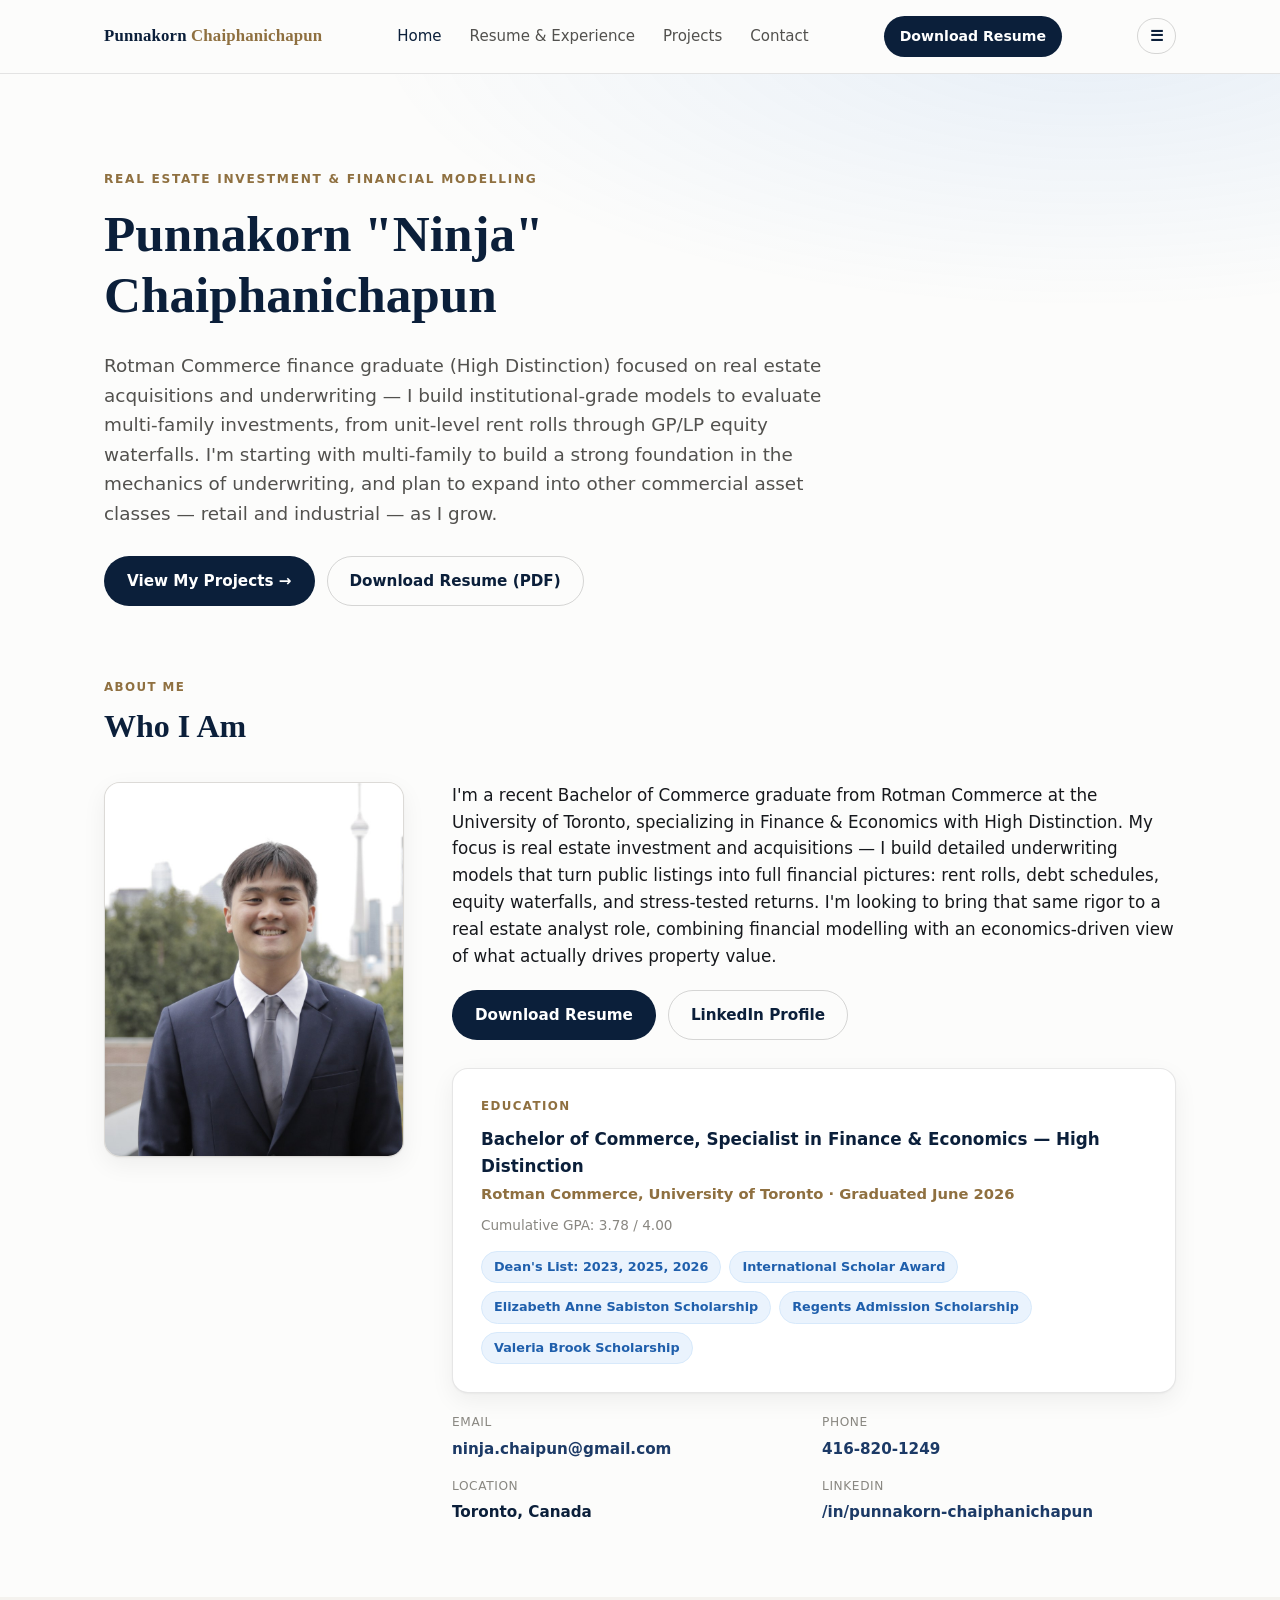
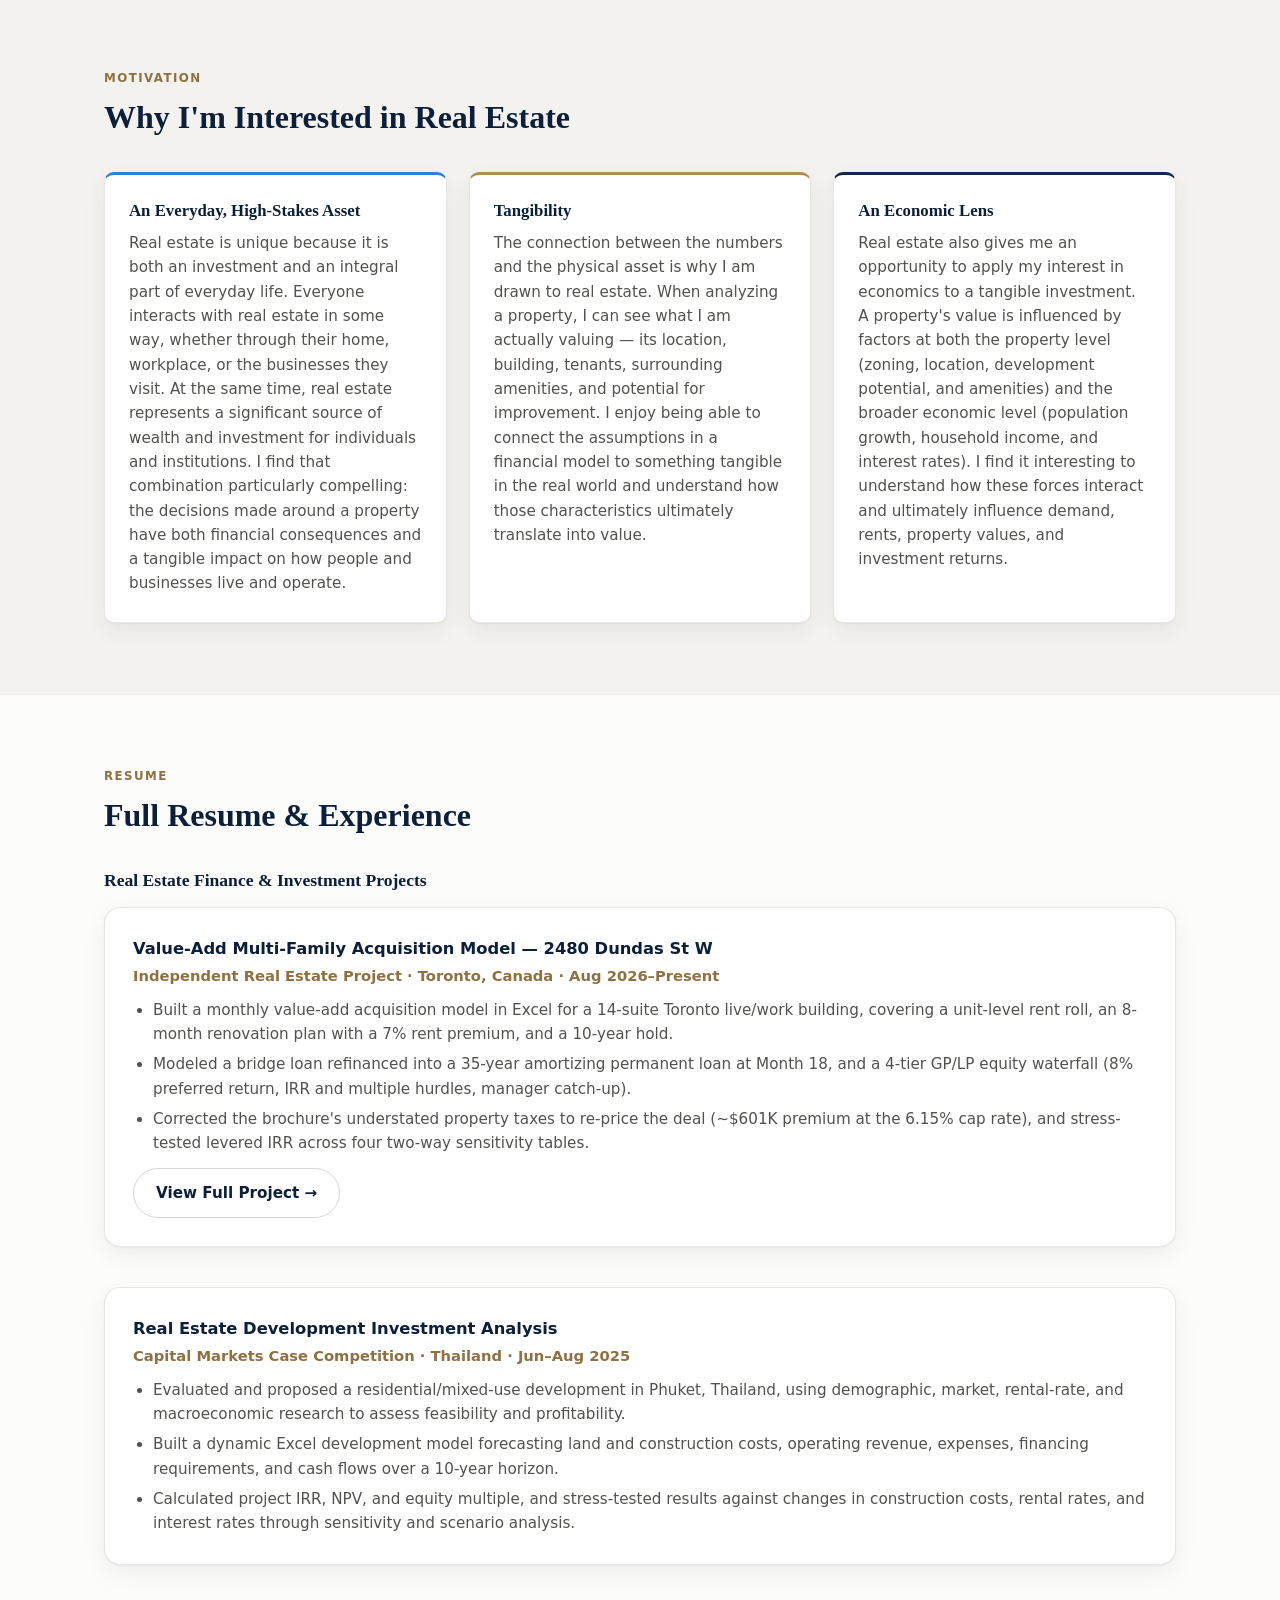
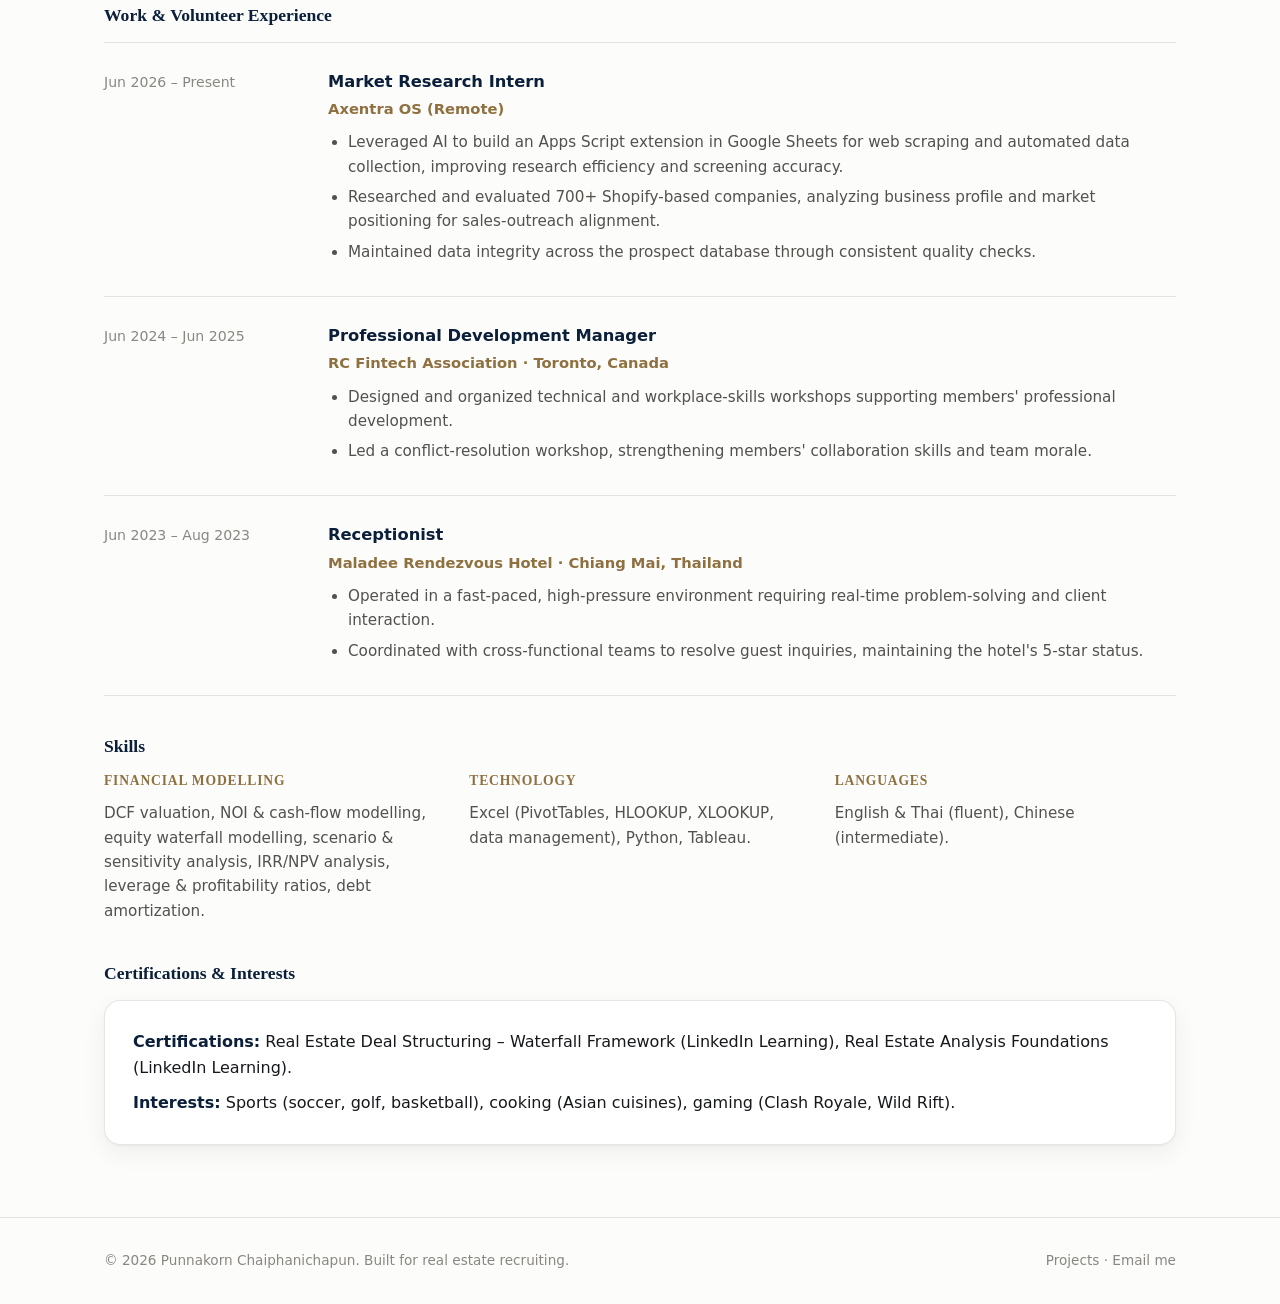
<file: index.html>
<!DOCTYPE html>
<html lang="en">
<head>
<meta charset="UTF-8">
<meta name="viewport" content="width=device-width, initial-scale=1.0">
<title>Punnakorn "Ninja" Chaiphanichapun — Real Estate Investment Analyst</title>
<meta name="description" content="Portfolio and resume of Punnakorn (Ninja) Chaiphanichapun — Rotman Commerce finance graduate specializing in real estate investment analysis and financial modelling.">
<link rel="icon" href="data:image/svg+xml,%3Csvg xmlns=%27http://www.w3.org/2000/svg%27 viewBox=%270 0 100 100%27%3E%3Crect width=%27100%27 height=%27100%27 rx=%2718%27 fill=%27%230b1f3a%27/%3E%3Ctext x=%2750%27 y=%2766%27 font-size=%2758%27 font-family=%27Georgia,serif%27 fill=%27%23fff%27 text-anchor=%27middle%27%3EP%3C/text%3E%3C/svg%3E">
<link rel="stylesheet" href="styles.css">
</head>
<body>

<nav class="site-nav">
  <div class="nav-inner">
    <a href="index.html" class="nav-brand">Punnakorn <span>Chaiphanichapun</span></a>
    <ul class="nav-links">
      <li><a href="index.html" class="active">Home</a></li>
      <li><a href="index.html#resume">Resume &amp; Experience</a></li>
      <li><a href="projects.html">Projects</a></li>
      <li><a href="index.html#about">Contact</a></li>
    </ul>
    <a class="nav-cta" href="Punnakorn_Chaiphanichapun_Resume.pdf" download><span class="nav-cta-full">Download Resume</span><span class="nav-cta-short">Resume</span></a>
    <button class="nav-toggle btn btn-outline" aria-label="Toggle navigation" aria-expanded="false" style="padding:8px 12px;">&#9776;</button>
  </div>
</nav>

<header class="hero" style="padding-bottom:0;">
  <div class="wrap">
    <div class="hero-eyebrow">Real Estate Investment &amp; Financial Modelling</div>
    <h1>Punnakorn "Ninja" Chaiphanichapun</h1>
    <p class="hero-sub">
      Rotman Commerce finance graduate (High Distinction) focused on real estate acquisitions and
      underwriting — I build institutional-grade models to evaluate multi-family investments, from
      unit-level rent rolls through GP/LP equity waterfalls. I'm starting with multi-family to build a
      strong foundation in the mechanics of underwriting, and plan to expand into other commercial asset
      classes — retail and industrial — as I grow.
    </p>
    <div class="btn-row">
      <a class="btn btn-primary" href="projects.html">View My Projects &rarr;</a>
      <a class="btn btn-outline" href="Punnakorn_Chaiphanichapun_Resume.pdf" download>Download Resume (PDF)</a>
    </div>
  </div>
</header>

<!-- About Me -->
<section id="about">
  <div class="wrap">
    <div class="section-head">
      <div class="section-kicker">About Me</div>
      <h2>Who I Am</h2>
    </div>

    <div class="about-grid">
      <div class="about-photo">
        <img src="punnakorn-photo.jpg" alt="Portrait of Punnakorn Chaiphanichapun, with the Toronto skyline behind him">
      </div>
      <div>
        <p style="font-size:1.05rem;">
          I'm a recent Bachelor of Commerce graduate from Rotman Commerce at the University of Toronto,
          specializing in Finance &amp; Economics with High Distinction. My focus is real estate investment
          and acquisitions — I build detailed underwriting models that turn public listings into full
          financial pictures: rent rolls, debt schedules, equity waterfalls, and stress-tested returns.
          I'm looking to bring that same rigor to a real estate analyst role, combining financial modelling
          with an economics-driven view of what actually drives property value.
        </p>

        <div class="about-links">
          <a class="btn btn-primary" href="Punnakorn_Chaiphanichapun_Resume.pdf" download>Download Resume</a>
          <a class="btn btn-outline" href="https://www.linkedin.com/in/punnakorn-chaiphanichapun-b38960289" target="_blank" rel="noopener">LinkedIn Profile</a>
        </div>

        <div class="card" style="margin-bottom:20px;">
          <div class="section-kicker" style="margin-bottom:10px;">Education</div>
          <div class="timeline-role" style="font-size:1.05rem;">Bachelor of Commerce, Specialist in Finance &amp; Economics &mdash; High Distinction</div>
          <div class="timeline-org" style="margin-top:2px;">Rotman Commerce, University of Toronto &middot; Graduated June 2026</div>
          <p class="small text-muted" style="margin-top:8px;">Cumulative GPA: 3.78 / 4.00</p>
          <div class="edu-badges">
            <span class="badge">Dean's List: 2023, 2025, 2026</span>
            <span class="badge">International Scholar Award</span>
            <span class="badge">Elizabeth Anne Sabiston Scholarship</span>
            <span class="badge">Regents Admission Scholarship</span>
            <span class="badge">Valeria Brook Scholarship</span>
          </div>
        </div>

        <div class="about-facts">
          <div>
            <div class="about-fact-label">Email</div>
            <div class="about-fact-value"><a href="mailto:ninja.chaipun@gmail.com">ninja.chaipun@gmail.com</a></div>
          </div>
          <div>
            <div class="about-fact-label">Phone</div>
            <div class="about-fact-value"><a href="tel:+14168201249">416-820-1249</a></div>
          </div>
          <div>
            <div class="about-fact-label">Location</div>
            <div class="about-fact-value">Toronto, Canada</div>
          </div>
          <div>
            <div class="about-fact-label">LinkedIn</div>
            <div class="about-fact-value"><a href="https://www.linkedin.com/in/punnakorn-chaiphanichapun-b38960289" target="_blank" rel="noopener">/in/punnakorn-chaiphanichapun</a></div>
          </div>
        </div>
      </div>
    </div>
  </div>
</section>

<!-- Why Real Estate -->
<section class="section-alt">
  <div class="wrap">
    <div class="section-head">
      <div class="section-kicker">Motivation</div>
      <h2>Why I'm Interested in Real Estate</h2>
    </div>
    <div class="why-grid">
      <div class="why-card">
        <h4>An Everyday, High-Stakes Asset</h4>
        <p>Real estate is unique because it is both an investment and an integral part of everyday life. Everyone interacts with real estate in some way, whether through their home, workplace, or the businesses they visit. At the same time, real estate represents a significant source of wealth and investment for individuals and institutions. I find that combination particularly compelling: the decisions made around a property have both financial consequences and a tangible impact on how people and businesses live and operate.</p>
      </div>
      <div class="why-card">
        <h4>Tangibility</h4>
        <p>The connection between the numbers and the physical asset is why I am drawn to real estate. When analyzing a property, I can see what I am actually valuing — its location, building, tenants, surrounding amenities, and potential for improvement. I enjoy being able to connect the assumptions in a financial model to something tangible in the real world and understand how those characteristics ultimately translate into value.</p>
      </div>
      <div class="why-card">
        <h4>An Economic Lens</h4>
        <p>Real estate also gives me an opportunity to apply my interest in economics to a tangible investment. A property's value is influenced by factors at both the property level (zoning, location, development potential, and amenities) and the broader economic level (population growth, household income, and interest rates). I find it interesting to understand how these forces interact and ultimately influence demand, rents, property values, and investment returns.</p>
      </div>
    </div>
  </div>
</section>

<!-- Full Resume and Experience -->
<section id="resume">
  <div class="wrap">
    <div class="section-head">
      <div class="section-kicker">Resume</div>
      <h2>Full Resume &amp; Experience</h2>
    </div>

    <h3 style="font-size:1.1rem; margin-bottom:16px;">Real Estate Finance &amp; Investment Projects</h3>
    <div class="card" style="margin-bottom:40px;">
      <div class="timeline-role">Value-Add Multi-Family Acquisition Model — 2480 Dundas St W</div>
      <div class="timeline-org" style="margin-bottom:10px;">Independent Real Estate Project &middot; Toronto, Canada &middot; Aug 2026&ndash;Present</div>
      <ul style="margin:0 0 12px; padding-left:20px; color:var(--ink-secondary); font-size:0.95rem;">
        <li style="margin-bottom:6px;">Built a monthly value-add acquisition model in Excel for a 14-suite Toronto live/work building, covering a unit-level rent roll, an 8-month renovation plan with a 7% rent premium, and a 10-year hold.</li>
        <li style="margin-bottom:6px;">Modeled a bridge loan refinanced into a 35-year amortizing permanent loan at Month 18, and a 4-tier GP/LP equity waterfall (8% preferred return, IRR and multiple hurdles, manager catch-up).</li>
        <li>Corrected the brochure's understated property taxes to re-price the deal (~$601K premium at the 6.15% cap rate), and stress-tested levered IRR across four two-way sensitivity tables.</li>
      </ul>
      <a class="btn btn-outline" href="dundas-st-w.html">View Full Project &rarr;</a>
    </div>
    <div class="card" style="margin-bottom:40px;">
      <div class="timeline-role">Real Estate Development Investment Analysis</div>
      <div class="timeline-org" style="margin-bottom:10px;">Capital Markets Case Competition &middot; Thailand &middot; Jun&ndash;Aug 2025</div>
      <ul style="margin:0; padding-left:20px; color:var(--ink-secondary); font-size:0.95rem;">
        <li style="margin-bottom:6px;">Evaluated and proposed a residential/mixed-use development in Phuket, Thailand, using demographic, market, rental-rate, and macroeconomic research to assess feasibility and profitability.</li>
        <li style="margin-bottom:6px;">Built a dynamic Excel development model forecasting land and construction costs, operating revenue, expenses, financing requirements, and cash flows over a 10-year horizon.</li>
        <li>Calculated project IRR, NPV, and equity multiple, and stress-tested results against changes in construction costs, rental rates, and interest rates through sensitivity and scenario analysis.</li>
      </ul>
    </div>

    <h3 style="font-size:1.1rem; margin-bottom:16px;">Work &amp; Volunteer Experience</h3>
    <div class="timeline" style="margin-bottom:40px;">
      <div class="timeline-item">
        <div class="timeline-date">Jun 2026 &ndash; Present</div>
        <div>
          <div class="timeline-role">Market Research Intern</div>
          <div class="timeline-org">Axentra OS (Remote)</div>
          <ul>
            <li>Leveraged AI to build an Apps Script extension in Google Sheets for web scraping and automated data collection, improving research efficiency and screening accuracy.</li>
            <li>Researched and evaluated 700+ Shopify-based companies, analyzing business profile and market positioning for sales-outreach alignment.</li>
            <li>Maintained data integrity across the prospect database through consistent quality checks.</li>
          </ul>
        </div>
      </div>

      <div class="timeline-item">
        <div class="timeline-date">Jun 2024 &ndash; Jun 2025</div>
        <div>
          <div class="timeline-role">Professional Development Manager</div>
          <div class="timeline-org">RC Fintech Association &middot; Toronto, Canada</div>
          <ul>
            <li>Designed and organized technical and workplace-skills workshops supporting members' professional development.</li>
            <li>Led a conflict-resolution workshop, strengthening members' collaboration skills and team morale.</li>
          </ul>
        </div>
      </div>

      <div class="timeline-item">
        <div class="timeline-date">Jun 2023 &ndash; Aug 2023</div>
        <div>
          <div class="timeline-role">Receptionist</div>
          <div class="timeline-org">Maladee Rendezvous Hotel &middot; Chiang Mai, Thailand</div>
          <ul>
            <li>Operated in a fast-paced, high-pressure environment requiring real-time problem-solving and client interaction.</li>
            <li>Coordinated with cross-functional teams to resolve guest inquiries, maintaining the hotel's 5-star status.</li>
          </ul>
        </div>
      </div>
    </div>

    <h3 style="font-size:1.1rem; margin-bottom:16px;">Skills</h3>
    <div class="skills-grid" style="margin-bottom:40px;">
      <div class="skill-group">
        <h4>Financial Modelling</h4>
        <p>DCF valuation, NOI &amp; cash-flow modelling, equity waterfall modelling, scenario &amp; sensitivity analysis, IRR/NPV analysis, leverage &amp; profitability ratios, debt amortization.</p>
      </div>
      <div class="skill-group">
        <h4>Technology</h4>
        <p>Excel (PivotTables, HLOOKUP, XLOOKUP, data management), Python, Tableau.</p>
      </div>
      <div class="skill-group">
        <h4>Languages</h4>
        <p>English &amp; Thai (fluent), Chinese (intermediate).</p>
      </div>
    </div>

    <h3 style="font-size:1.1rem; margin-bottom:16px;">Certifications &amp; Interests</h3>
    <div class="card">
      <p style="margin-bottom:10px;"><strong style="color:var(--navy-900);">Certifications:</strong> Real Estate Deal Structuring &ndash; Waterfall Framework (LinkedIn Learning), Real Estate Analysis Foundations (LinkedIn Learning).</p>
      <p style="margin:0;"><strong style="color:var(--navy-900);">Interests:</strong> Sports (soccer, golf, basketball), cooking (Asian cuisines), gaming (Clash Royale, Wild Rift).</p>
    </div>
  </div>
</section>

<footer class="site-footer">
  <div class="wrap" style="display:flex; justify-content:space-between; flex-wrap:wrap; gap:12px; width:100%;">
    <span>&copy; 2026 Punnakorn Chaiphanichapun. Built for real estate recruiting.</span>
    <span><a href="projects.html">Projects</a> &middot; <a href="mailto:ninja.chaipun@gmail.com">Email me</a></span>
  </div>
</footer>

<script src="main.js"></script>
</body>
</html>
</file>
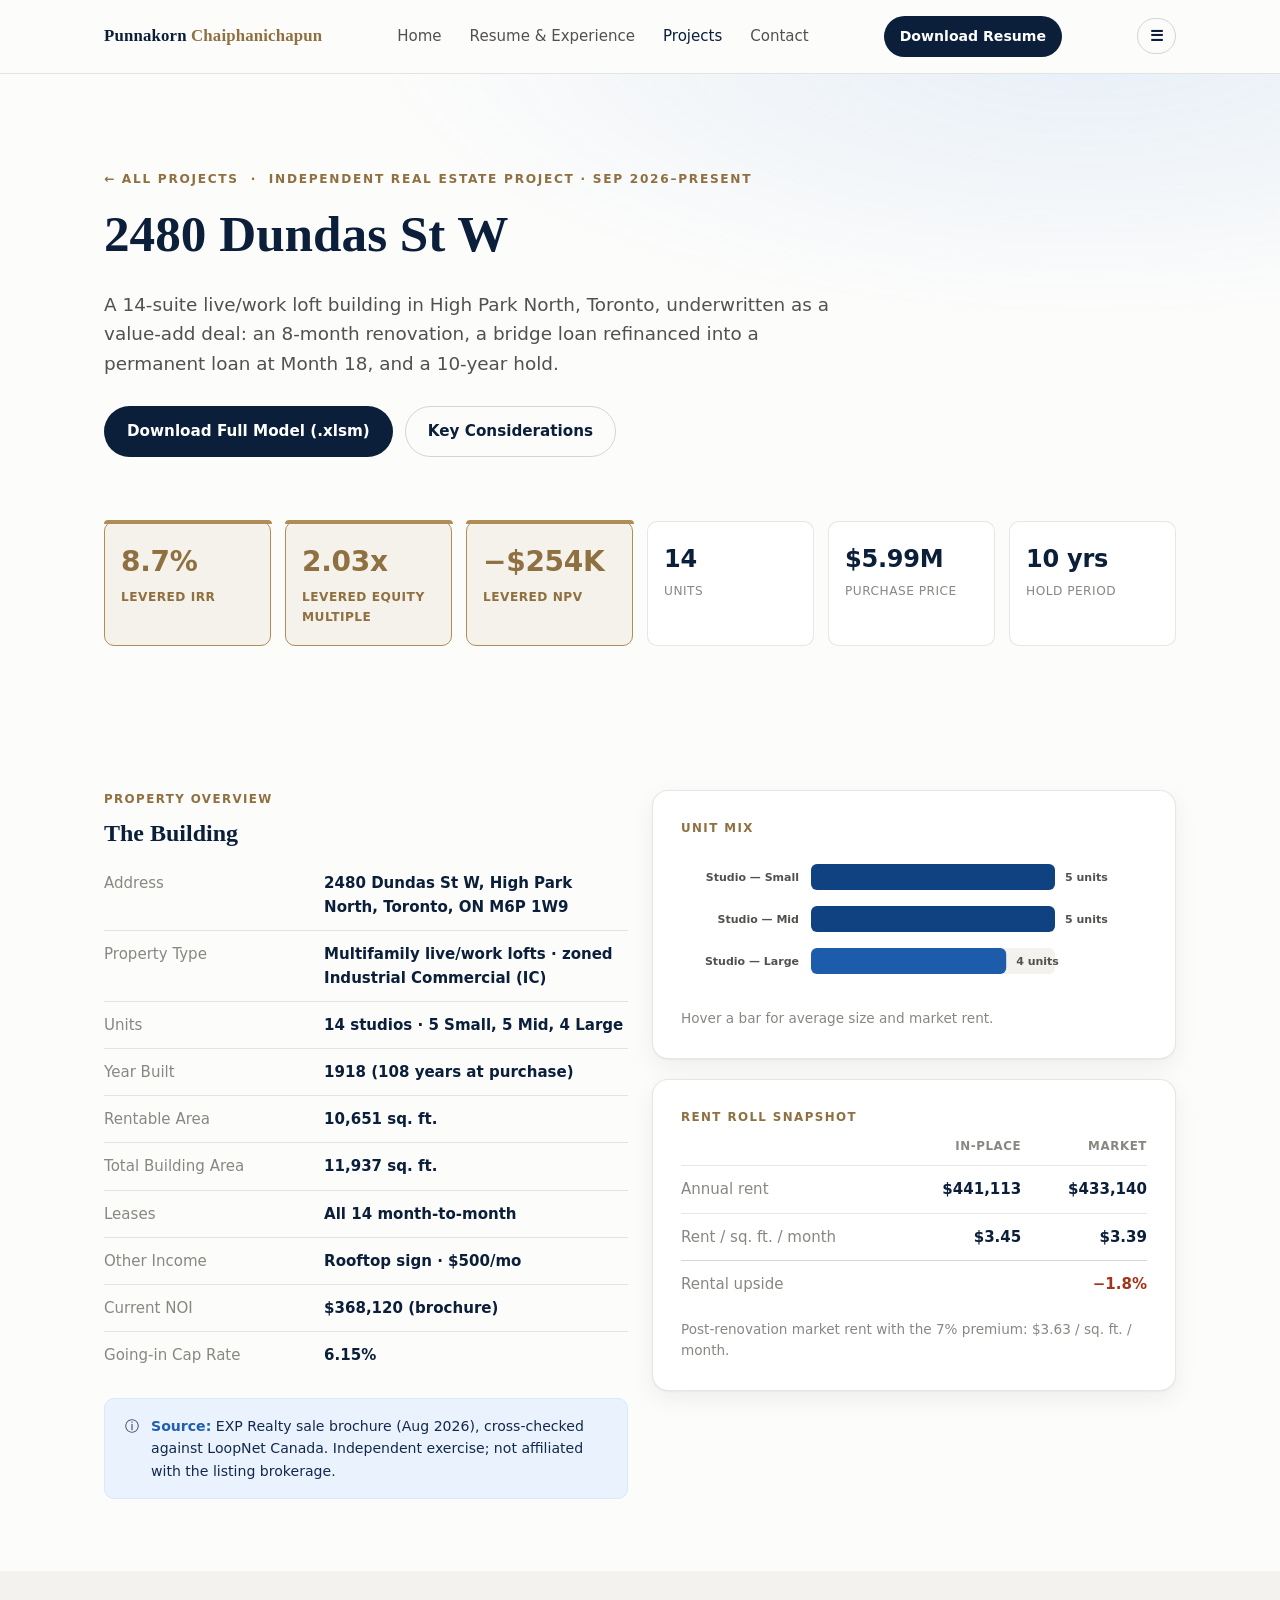
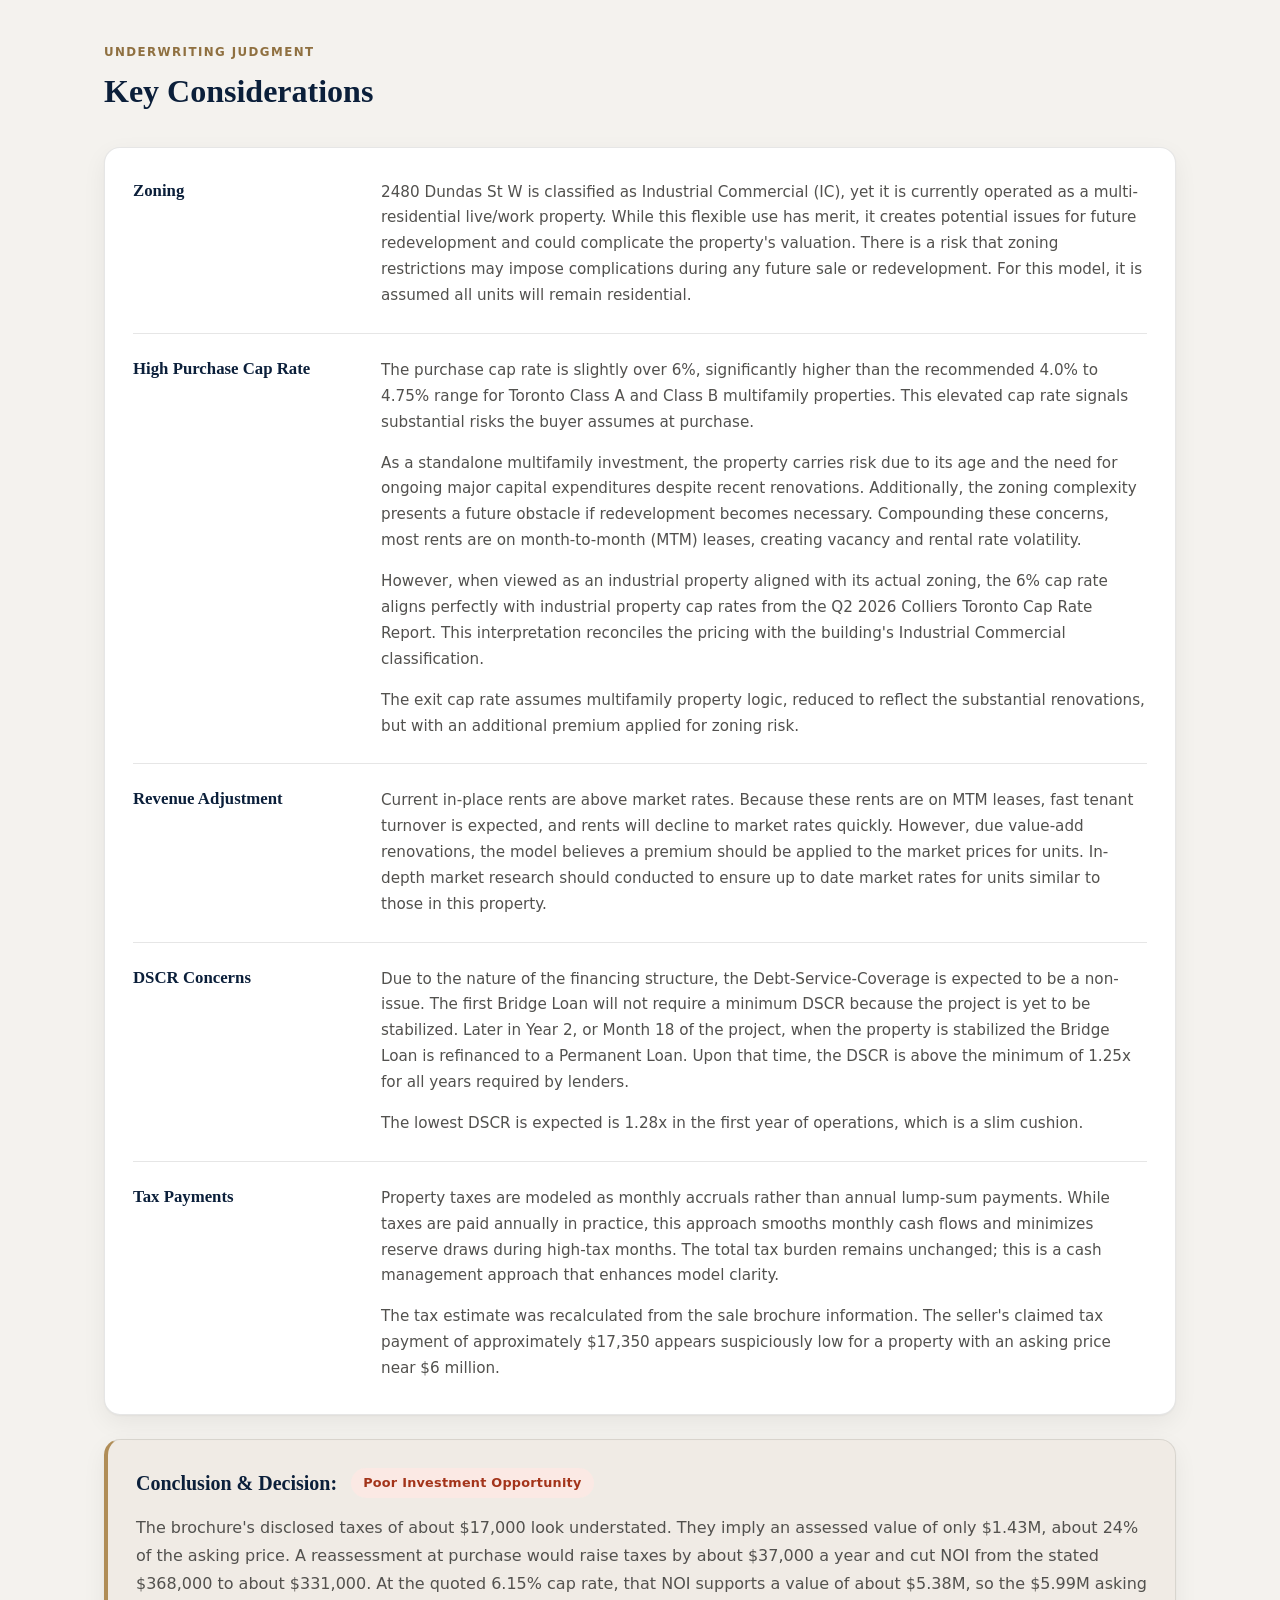
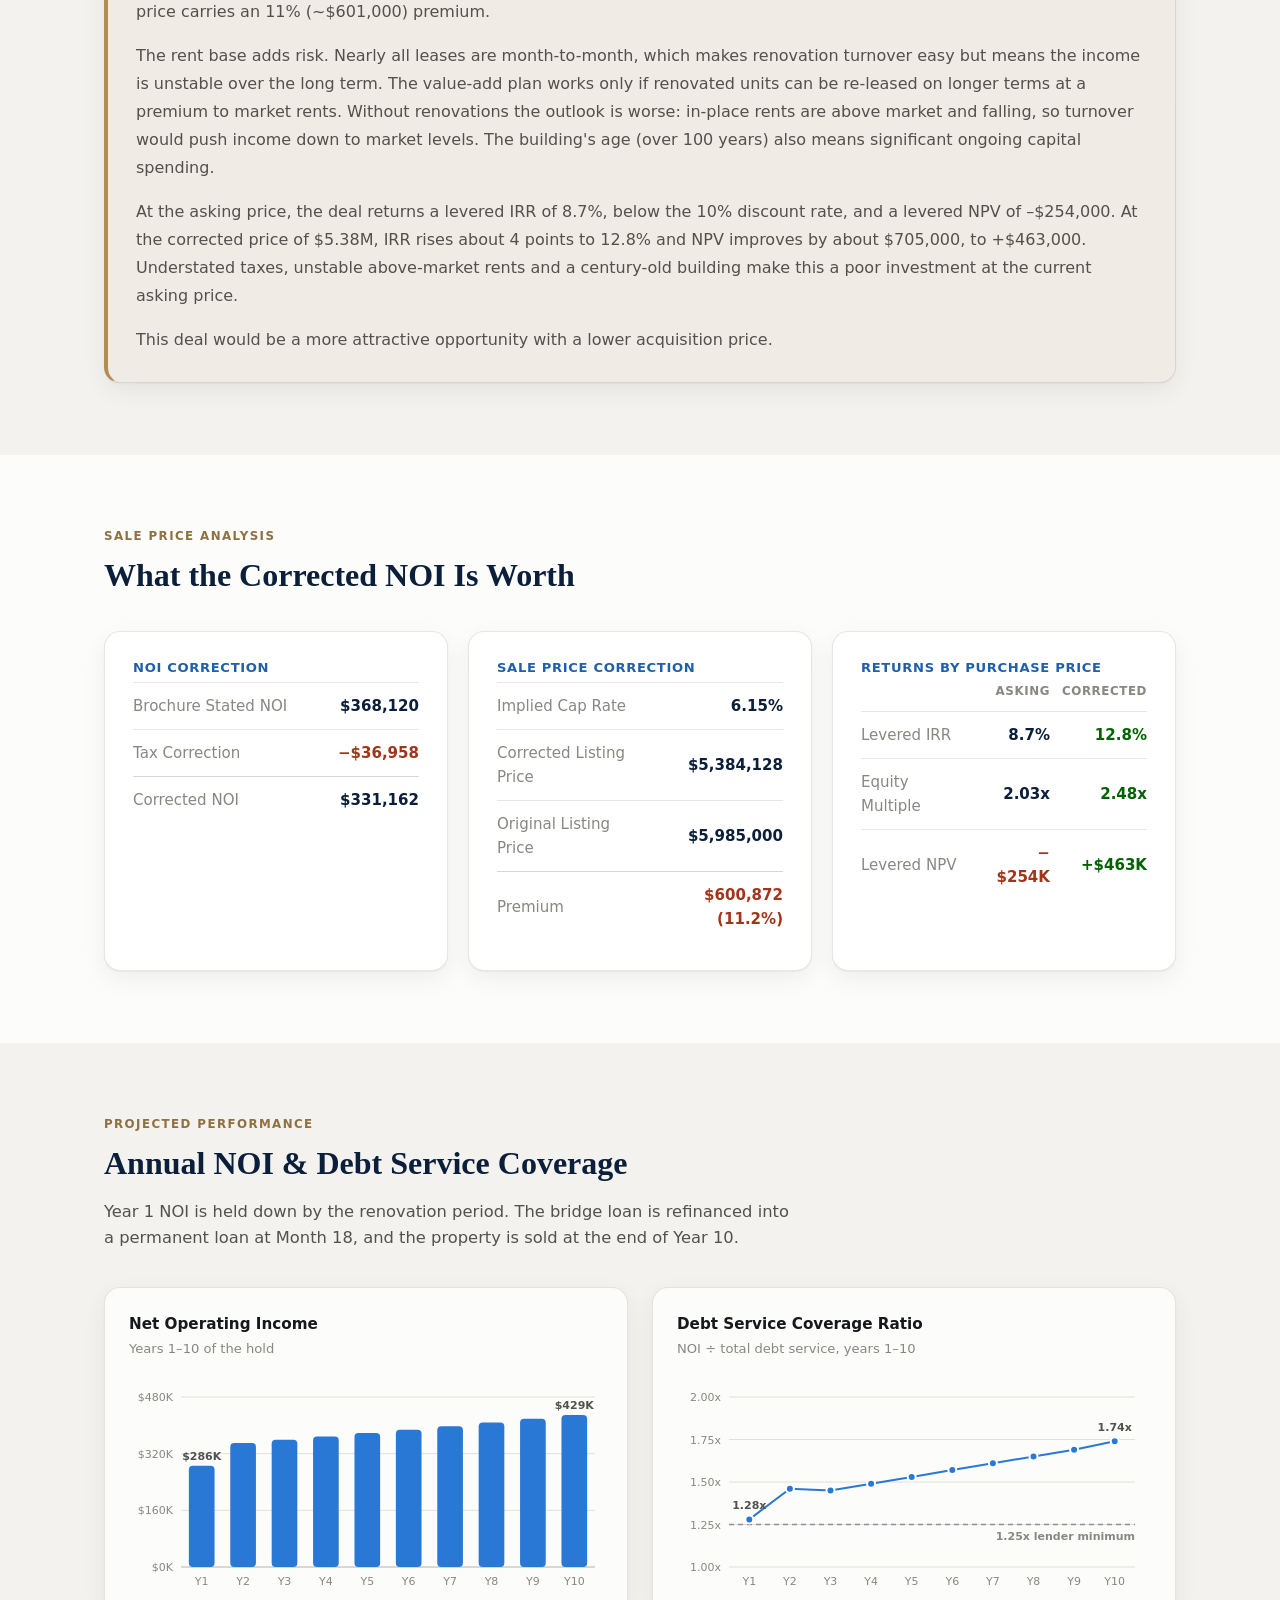
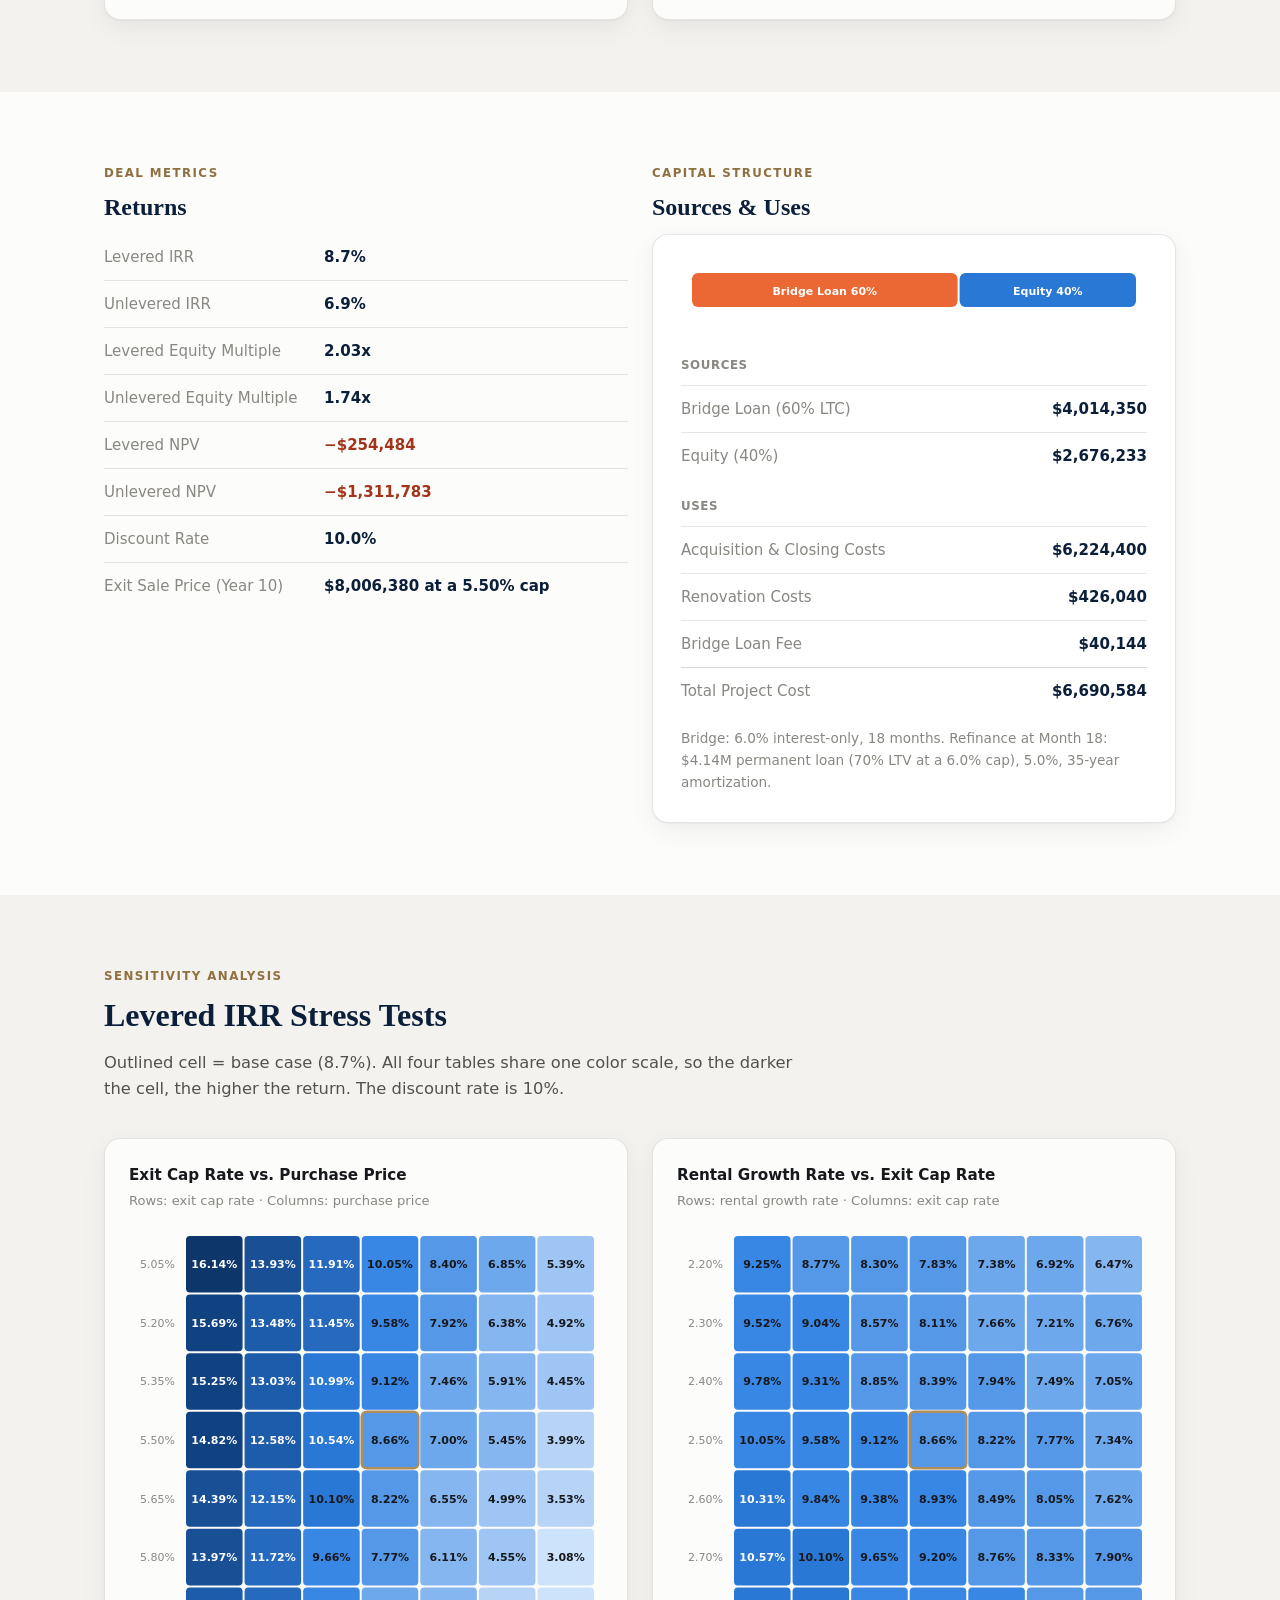
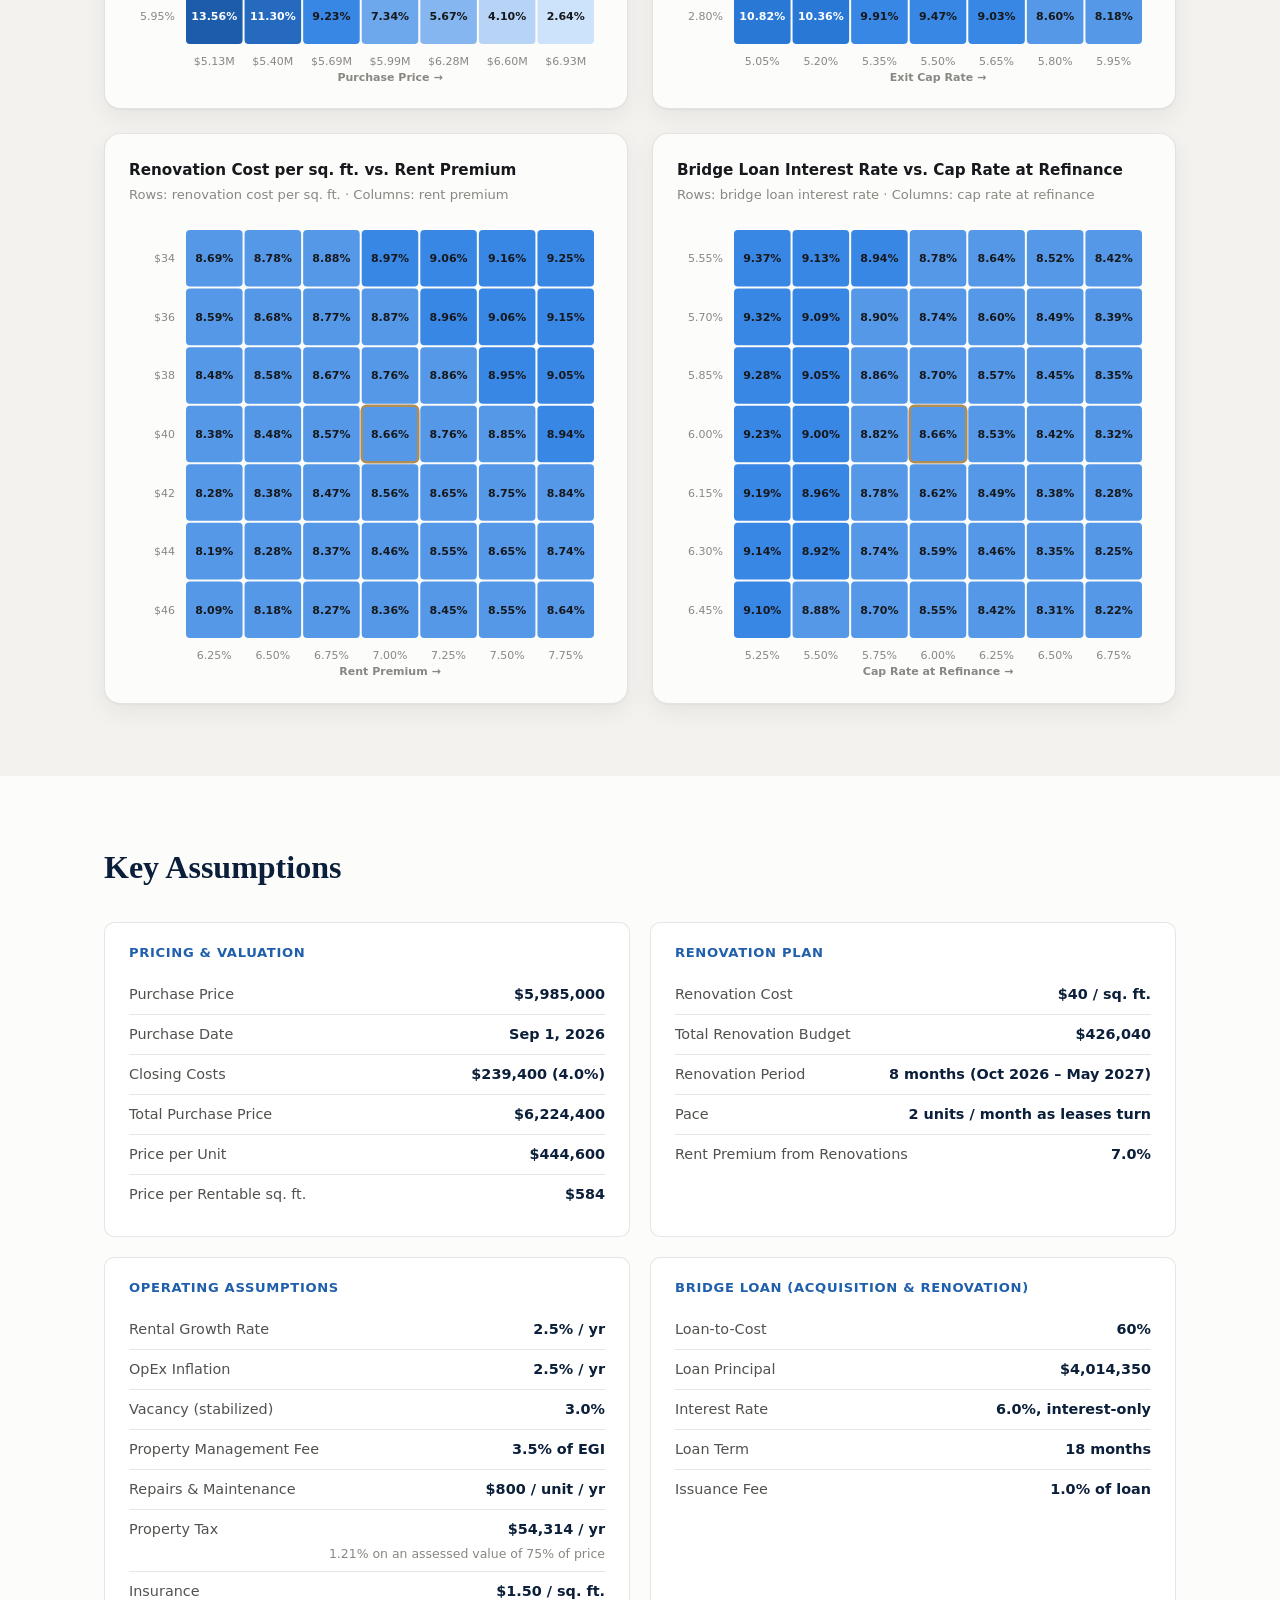
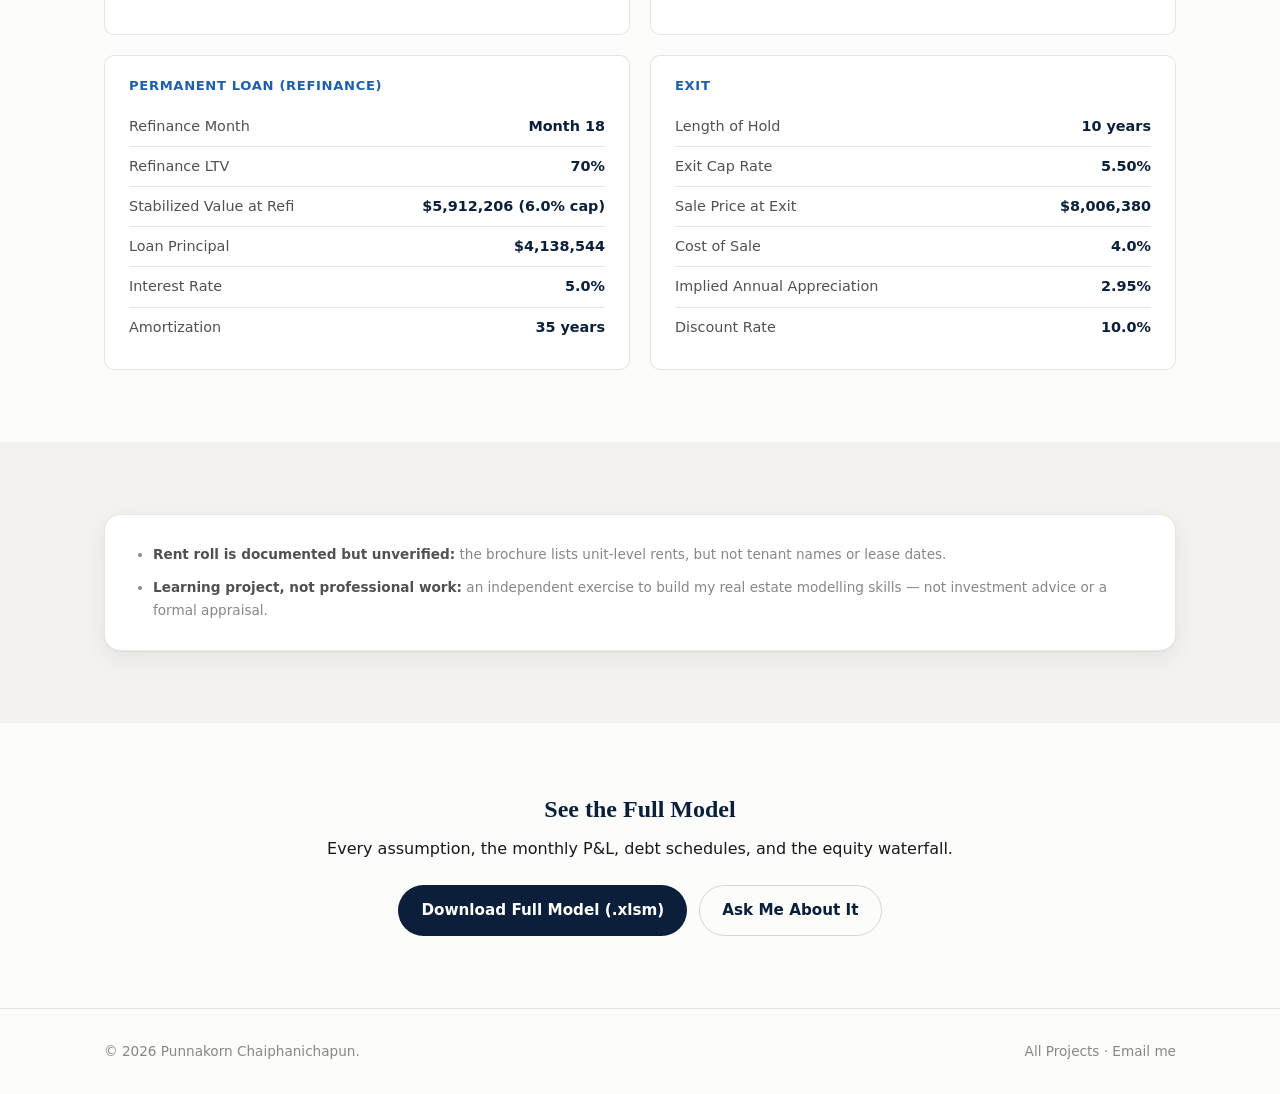
<file: dundas-st-w.html>
<!DOCTYPE html>
<html lang="en">
<head>
<meta charset="UTF-8">
<meta name="viewport" content="width=device-width, initial-scale=1.0">
<title>2480 Dundas St W | Punnakorn Chaiphanichapun</title>
<meta name="description" content="Value-add acquisition model for 2480 Dundas St W, a 14-suite live/work loft building in High Park North, Toronto: renovation plan, bridge-to-permanent refinance, 10-year hold. Built by Punnakorn Chaiphanichapun.">
<link rel="icon" href="data:image/svg+xml,%3Csvg xmlns=%27http://www.w3.org/2000/svg%27 viewBox=%270 0 100 100%27%3E%3Crect width=%27100%27 height=%27100%27 rx=%2718%27 fill=%27%230b1f3a%27/%3E%3Ctext x=%2750%27 y=%2766%27 font-size=%2758%27 font-family=%27Georgia,serif%27 fill=%27%23fff%27 text-anchor=%27middle%27%3EP%3C/text%3E%3C/svg%3E">
<link rel="stylesheet" href="styles.css">
</head>
<body>

<nav class="site-nav">
  <div class="nav-inner">
    <a href="index.html" class="nav-brand">Punnakorn <span>Chaiphanichapun</span></a>
    <ul class="nav-links">
      <li><a href="index.html">Home</a></li>
      <li><a href="index.html#resume">Resume &amp; Experience</a></li>
      <li><a href="projects.html" class="active">Projects</a></li>
      <li><a href="index.html#about">Contact</a></li>
    </ul>
    <a class="nav-cta" href="Punnakorn_Chaiphanichapun_Resume.pdf" download><span class="nav-cta-full">Download Resume</span><span class="nav-cta-short">Resume</span></a>
    <button class="nav-toggle btn btn-outline" aria-label="Toggle navigation" aria-expanded="false" style="padding:8px 12px;">&#9776;</button>
  </div>
</nav>

<header class="hero">
  <div class="wrap">
    <div class="hero-eyebrow">
      <a href="projects.html" style="color:var(--bronze-dark);">&larr; All Projects</a>
      &nbsp;&middot;&nbsp; Independent Real Estate Project &middot; Sep 2026&ndash;Present
    </div>
    <h1>2480 Dundas St W</h1>
    <p class="hero-sub">
      A 14-suite live/work loft building in High Park North, Toronto, underwritten as a value-add
      deal: an 8-month renovation, a bridge loan refinanced into a permanent loan at Month 18,
      and a 10-year hold.
    </p>
    <div class="btn-row">
      <a class="btn btn-primary" href="2480_Dundas_St_W_v4.xlsm" download>Download Full Model (.xlsm)</a>
      <a class="btn btn-outline" href="#considerations">Key Considerations</a>
    </div>
  </div>
</header>

<!-- KPI row -->
<section style="padding-top:0;">
  <div class="wrap">
    <div class="kpi-row">
      <div class="kpi-tile kpi-tile-primary">
        <div class="kpi-value">8.7%</div>
        <div class="kpi-label">Levered IRR</div>
      </div>
      <div class="kpi-tile kpi-tile-primary">
        <div class="kpi-value">2.03x</div>
        <div class="kpi-label">Levered Equity Multiple</div>
      </div>
      <div class="kpi-tile kpi-tile-primary">
        <div class="kpi-value">&minus;$254K</div>
        <div class="kpi-label">Levered NPV</div>
      </div>
      <div class="kpi-tile">
        <div class="kpi-value">14</div>
        <div class="kpi-label">Units</div>
      </div>
      <div class="kpi-tile">
        <div class="kpi-value">$5.99M</div>
        <div class="kpi-label">Purchase Price</div>
      </div>
      <div class="kpi-tile">
        <div class="kpi-value">10 yrs</div>
        <div class="kpi-label">Hold Period</div>
      </div>
    </div>
  </div>
</section>

<!-- Property Overview -->
<section>
  <div class="wrap grid-2">
    <div>
      <div class="section-kicker">Property Overview</div>
      <h2 class="mt-0">The Building</h2>
      <table class="overview-table">
        <tr><td>Address</td><td>2480 Dundas St W, High Park North, Toronto, ON M6P 1W9</td></tr>
        <tr><td>Property Type</td><td>Multifamily live/work lofts &middot; zoned Industrial Commercial (IC)</td></tr>
        <tr><td>Units</td><td>14 studios &middot; 5 Small, 5 Mid, 4 Large</td></tr>
        <tr><td>Year Built</td><td>1918 (108 years at purchase)</td></tr>
        <tr><td>Rentable Area</td><td>10,651 sq. ft.</td></tr>
        <tr><td>Total Building Area</td><td>11,937 sq. ft.</td></tr>
        <tr><td>Leases</td><td>All 14 month-to-month</td></tr>
        <tr><td>Other Income</td><td>Rooftop sign &middot; $500/mo</td></tr>
        <tr><td>Current NOI</td><td>$368,120 (brochure)</td></tr>
        <tr><td>Going-in Cap Rate</td><td>6.15%</td></tr>
      </table>
      <div class="source-note" style="margin-top:20px;">
        <span>&#9432;</span>
        <span><strong>Source:</strong> EXP Realty sale brochure (Aug 2026), cross-checked against LoopNet Canada. Independent exercise; not affiliated with the listing brokerage.</span>
      </div>
    </div>
    <div>
      <div class="card">
        <div class="section-kicker">Unit Mix</div>
        <div id="chart-units" class="chart-wrap"></div>
        <p class="small" style="color:var(--ink-muted); margin:10px 0 0;">Hover a bar for average size and market rent.</p>
      </div>
      <div class="card" style="margin-top:20px;">
        <div class="section-kicker">Rent Roll Snapshot</div>
        <table class="compare-table">
          <tr><th></th><th>In-Place</th><th>Market</th></tr>
          <tr><td>Annual rent</td><td>$441,113</td><td>$433,140</td></tr>
          <tr><td>Rent / sq. ft. / month</td><td>$3.45</td><td>$3.39</td></tr>
          <tr class="total"><td>Rental upside</td><td></td><td class="neg">&minus;1.8%</td></tr>
        </table>
        <p class="small" style="color:var(--ink-muted); margin:12px 0 0;">Post-renovation market rent with the 7% premium: $3.63 / sq. ft. / month.</p>
      </div>
    </div>
  </div>
</section>

<!-- Key Considerations & Conclusion -->
<section id="considerations" class="section-alt">
  <div class="wrap">
    <div class="section-head">
      <div class="section-kicker">Underwriting Judgment</div>
      <h2>Key Considerations</h2>
    </div>
    <div class="card kc-list">
      <div class="kc-item">
        <h3>Zoning</h3>
        <div>
          <p>2480 Dundas St W is classified as Industrial Commercial (IC), yet it is currently operated as a multi-residential live/work property. While this flexible use has merit, it creates potential issues for future redevelopment and could complicate the property's valuation. There is a risk that zoning restrictions may impose complications during any future sale or redevelopment. For this model, it is assumed all units will remain residential.</p>
        </div>
      </div>
      <div class="kc-item">
        <h3>High Purchase Cap Rate</h3>
        <div>
          <p>The purchase cap rate is slightly over 6%, significantly higher than the recommended 4.0% to 4.75% range for Toronto Class A and Class B multifamily properties. This elevated cap rate signals substantial risks the buyer assumes at purchase.</p>
          <p>As a standalone multifamily investment, the property carries risk due to its age and the need for ongoing major capital expenditures despite recent renovations. Additionally, the zoning complexity presents a future obstacle if redevelopment becomes necessary. Compounding these concerns, most rents are on month-to-month (MTM) leases, creating vacancy and rental rate volatility.</p>
          <p>However, when viewed as an industrial property aligned with its actual zoning, the 6% cap rate aligns perfectly with industrial property cap rates from the Q2 2026 Colliers Toronto Cap Rate Report. This interpretation reconciles the pricing with the building's Industrial Commercial classification.</p>
          <p>The exit cap rate assumes multifamily property logic, reduced to reflect the substantial renovations, but with an additional premium applied for zoning risk.</p>
        </div>
      </div>
      <div class="kc-item">
        <h3>Revenue Adjustment</h3>
        <div>
          <p>Current in-place rents are above market rates. Because these rents are on MTM leases, fast tenant turnover is expected, and rents will decline to market rates quickly. However, due value-add renovations, the model believes a premium should be applied to the market prices for units. In-depth market research should conducted to ensure up to date market rates for units similar to those in this property.</p>
        </div>
      </div>
      <div class="kc-item">
        <h3>DSCR Concerns</h3>
        <div>
          <p>Due to the nature of the financing structure, the Debt-Service-Coverage is expected to be a non-issue. The first Bridge Loan will not require a minimum DSCR because the project is yet to be stabilized. Later in Year 2, or Month 18 of the project, when the property is stabilized the Bridge Loan is refinanced to a Permanent Loan. Upon that time, the DSCR is above the minimum of 1.25x for all years required by lenders.</p>
          <p>The lowest DSCR is expected is 1.28x in the first year of operations, which is a slim cushion.</p>
        </div>
      </div>
      <div class="kc-item">
        <h3>Tax Payments</h3>
        <div>
          <p>Property taxes are modeled as monthly accruals rather than annual lump-sum payments. While taxes are paid annually in practice, this approach smooths monthly cash flows and minimizes reserve draws during high-tax months. The total tax burden remains unchanged; this is a cash management approach that enhances model clarity.</p>
          <p>The tax estimate was recalculated from the sale brochure information. The seller's claimed tax payment of approximately $17,350 appears suspiciously low for a property with an asking price near $6 million.</p>
        </div>
      </div>
    </div>
    <div class="card verdict-card">
      <div class="verdict-head"><h3>Conclusion &amp; Decision:</h3><span class="verdict-pill">Poor Investment Opportunity</span></div>
      <p>The brochure's disclosed taxes of about $17,000 look understated. They imply an assessed value of only $1.43M, about 24% of the asking price. A reassessment at purchase would raise taxes by about $37,000 a year and cut NOI from the stated $368,000 to about $331,000. At the quoted 6.15% cap rate, that NOI supports a value of about $5.38M, so the $5.99M asking price carries an 11% (~$601,000) premium.</p>
      <p>The rent base adds risk. Nearly all leases are month-to-month, which makes renovation turnover easy but means the income is unstable over the long term. The value-add plan works only if renovated units can be re-leased on longer terms at a premium to market rents. Without renovations the outlook is worse: in-place rents are above market and falling, so turnover would push income down to market levels. The building's age (over 100 years) also means significant ongoing capital spending.</p>
      <p>At the asking price, the deal returns a levered IRR of 8.7%, below the 10% discount rate, and a levered NPV of –$254,000. At the corrected price of $5.38M, IRR rises about 4 points to 12.8% and NPV improves by about $705,000, to +$463,000. Understated taxes, unstable above-market rents and a century-old building make this a poor investment at the current asking price.</p>
      <p>This deal would be a more attractive opportunity with a lower acquisition price.</p>
    </div>
  </div>
</section>

<!-- Sale Price Analysis -->
<section>
  <div class="wrap">
    <div class="section-head">
      <div class="section-kicker">Sale Price Analysis</div>
      <h2>What the Corrected NOI Is Worth</h2>
    </div>
    <div class="grid-3">
      <div class="card">
        <h4 class="mt-0" style="font-family:system-ui, sans-serif; text-transform:uppercase; font-size:0.82rem; letter-spacing:0.05em; color:var(--sky-dark);">NOI Correction</h4>
        <table class="compare-table">
          <tr><td>Brochure Stated NOI</td><td>$368,120</td></tr>
          <tr><td>Tax Correction</td><td class="neg">&minus;$36,958</td></tr>
          <tr class="total"><td>Corrected NOI</td><td>$331,162</td></tr>
        </table>
      </div>
      <div class="card">
        <h4 class="mt-0" style="font-family:system-ui, sans-serif; text-transform:uppercase; font-size:0.82rem; letter-spacing:0.05em; color:var(--sky-dark);">Sale Price Correction</h4>
        <table class="compare-table">
          <tr><td>Implied Cap Rate</td><td>6.15%</td></tr>
          <tr><td>Corrected Listing Price</td><td>$5,384,128</td></tr>
          <tr><td>Original Listing Price</td><td>$5,985,000</td></tr>
          <tr class="total"><td>Premium</td><td class="neg">$600,872 (11.2%)</td></tr>
        </table>
      </div>
      <div class="card">
        <h4 class="mt-0" style="font-family:system-ui, sans-serif; text-transform:uppercase; font-size:0.82rem; letter-spacing:0.05em; color:var(--sky-dark);">Returns by Purchase Price</h4>
        <table class="compare-table">
          <tr><th></th><th>Asking</th><th>Corrected</th></tr>
          <tr><td>Levered IRR</td><td>8.7%</td><td class="pos">12.8%</td></tr>
          <tr><td>Equity Multiple</td><td>2.03x</td><td class="pos">2.48x</td></tr>
          <tr><td>Levered NPV</td><td class="neg">&minus;$254K</td><td class="pos">+$463K</td></tr>
        </table>
      </div>
    </div>
  </div>
</section>

<!-- NOI & DSCR -->
<section class="section-alt">
  <div class="wrap">
    <div class="section-head">
      <div class="section-kicker">Projected Performance</div>
      <h2>Annual NOI &amp; Debt Service Coverage</h2>
      <p class="lead">Year 1 NOI is held down by the renovation period. The bridge loan is refinanced into a permanent loan at Month 18, and the property is sold at the end of Year 10.</p>
    </div>
    <div class="grid-2">
      <div class="chart-card">
        <div class="chart-title">Net Operating Income</div>
        <div class="chart-subtitle">Years 1&ndash;10 of the hold</div>
        <div id="chart-noi" class="chart-wrap"></div>
      </div>
      <div class="chart-card">
        <div class="chart-title">Debt Service Coverage Ratio</div>
        <div class="chart-subtitle">NOI &divide; total debt service, years 1&ndash;10</div>
        <div id="chart-dscr" class="chart-wrap"></div>
      </div>
    </div>
  </div>
</section>

<!-- Returns + Capital structure -->
<section>
  <div class="wrap grid-2">
    <div>
      <div class="section-kicker">Deal Metrics</div>
      <h2 class="mt-0">Returns</h2>
      <table class="overview-table">
        <tr><td>Levered IRR</td><td>8.7%</td></tr>
        <tr><td>Unlevered IRR</td><td>6.9%</td></tr>
        <tr><td>Levered Equity Multiple</td><td>2.03x</td></tr>
        <tr><td>Unlevered Equity Multiple</td><td>1.74x</td></tr>
        <tr><td>Levered NPV</td><td class="neg">&minus;$254,484</td></tr>
        <tr><td>Unlevered NPV</td><td class="neg">&minus;$1,311,783</td></tr>
        <tr><td>Discount Rate</td><td>10.0%</td></tr>
        <tr><td>Exit Sale Price (Year 10)</td><td>$8,006,380 at a 5.50% cap</td></tr>
      </table>
    </div>
    <div>
      <div class="section-kicker">Capital Structure</div>
      <h2 class="mt-0">Sources &amp; Uses</h2>
      <div class="card">
        <div id="chart-capstack"></div>
        <table class="compare-table" style="margin-top:12px;">
          <tr><th>Sources</th><th></th></tr>
          <tr><td>Bridge Loan (60% LTC)</td><td>$4,014,350</td></tr>
          <tr><td>Equity (40%)</td><td>$2,676,233</td></tr>
          <tr><th style="padding-top:18px;">Uses</th><th></th></tr>
          <tr><td>Acquisition &amp; Closing Costs</td><td>$6,224,400</td></tr>
          <tr><td>Renovation Costs</td><td>$426,040</td></tr>
          <tr><td>Bridge Loan Fee</td><td>$40,144</td></tr>
          <tr class="total"><td>Total Project Cost</td><td>$6,690,584</td></tr>
        </table>
        <p class="small" style="color:var(--ink-muted); margin:14px 0 0;">Bridge: 6.0% interest-only, 18 months. Refinance at Month 18: $4.14M permanent loan (70% LTV at a 6.0% cap), 5.0%, 35-year amortization.</p>
      </div>
    </div>
  </div>
</section>

<!-- Sensitivity -->
<section class="section-alt">
  <div class="wrap">
    <div class="section-head">
      <div class="section-kicker">Sensitivity Analysis</div>
      <h2>Levered IRR Stress Tests</h2>
      <p class="lead">Outlined cell = base case (8.7%). All four tables share one color scale, so the darker the cell, the higher the return. The discount rate is 10%.</p>
    </div>
    <div class="grid-2">
      <div class="chart-card">
        <div class="chart-title">Exit Cap Rate vs. Purchase Price</div>
        <div class="chart-subtitle">Rows: exit cap rate &middot; Columns: purchase price</div>
        <div id="hm-price-exit" class="chart-wrap"></div>
      </div>
      <div class="chart-card">
        <div class="chart-title">Rental Growth Rate vs. Exit Cap Rate</div>
        <div class="chart-subtitle">Rows: rental growth rate &middot; Columns: exit cap rate</div>
        <div id="hm-growth-exit" class="chart-wrap"></div>
      </div>
      <div class="chart-card">
        <div class="chart-title">Renovation Cost per sq. ft. vs. Rent Premium</div>
        <div class="chart-subtitle">Rows: renovation cost per sq. ft. &middot; Columns: rent premium</div>
        <div id="hm-reno-premium" class="chart-wrap"></div>
      </div>
      <div class="chart-card">
        <div class="chart-title">Bridge Loan Interest Rate vs. Cap Rate at Refinance</div>
        <div class="chart-subtitle">Rows: bridge loan interest rate &middot; Columns: cap rate at refinance</div>
        <div id="hm-bridge-refi" class="chart-wrap"></div>
      </div>
    </div>
  </div>
</section>

<!-- Key Assumptions -->
<section id="assumptions">
  <div class="wrap">
    <div class="section-head">
      <h2>Key Assumptions</h2>
    </div>
    <div class="assumption-grid">
      <div class="assumption-group">
        <h4>Pricing &amp; Valuation</h4>
        <div class="assumption-row"><span class="k">Purchase Price</span><span class="v">$5,985,000</span></div>
        <div class="assumption-row"><span class="k">Purchase Date</span><span class="v">Sep 1, 2026</span></div>
        <div class="assumption-row"><span class="k">Closing Costs</span><span class="v">$239,400 (4.0%)</span></div>
        <div class="assumption-row"><span class="k">Total Purchase Price</span><span class="v">$6,224,400</span></div>
        <div class="assumption-row"><span class="k">Price per Unit</span><span class="v">$444,600</span></div>
        <div class="assumption-row"><span class="k">Price per Rentable sq. ft.</span><span class="v">$584</span></div>
      </div>
      <div class="assumption-group">
        <h4>Renovation Plan</h4>
        <div class="assumption-row"><span class="k">Renovation Cost</span><span class="v">$40 / sq. ft.</span></div>
        <div class="assumption-row"><span class="k">Total Renovation Budget</span><span class="v">$426,040</span></div>
        <div class="assumption-row"><span class="k">Renovation Period</span><span class="v">8 months (Oct 2026 &ndash; May 2027)</span></div>
        <div class="assumption-row"><span class="k">Pace</span><span class="v">2 units / month as leases turn</span></div>
        <div class="assumption-row"><span class="k">Rent Premium from Renovations</span><span class="v">7.0%</span></div>
      </div>
      <div class="assumption-group">
        <h4>Operating Assumptions</h4>
        <div class="assumption-row"><span class="k">Rental Growth Rate</span><span class="v">2.5% / yr</span></div>
        <div class="assumption-row"><span class="k">OpEx Inflation</span><span class="v">2.5% / yr</span></div>
        <div class="assumption-row"><span class="k">Vacancy (stabilized)</span><span class="v">3.0%</span></div>
        <div class="assumption-row"><span class="k">Property Management Fee</span><span class="v">3.5% of EGI</span></div>
        <div class="assumption-row"><span class="k">Repairs &amp; Maintenance</span><span class="v">$800 / unit / yr</span></div>
        <div class="assumption-row"><span class="k">Property Tax</span><span class="v">$54,314 / yr<span class="note">1.21% on an assessed value of 75% of price</span></span></div>
        <div class="assumption-row"><span class="k">Insurance</span><span class="v">$1.50 / sq. ft.</span></div>
      </div>
      <div class="assumption-group">
        <h4>Bridge Loan (Acquisition &amp; Renovation)</h4>
        <div class="assumption-row"><span class="k">Loan-to-Cost</span><span class="v">60%</span></div>
        <div class="assumption-row"><span class="k">Loan Principal</span><span class="v">$4,014,350</span></div>
        <div class="assumption-row"><span class="k">Interest Rate</span><span class="v">6.0%, interest-only</span></div>
        <div class="assumption-row"><span class="k">Loan Term</span><span class="v">18 months</span></div>
        <div class="assumption-row"><span class="k">Issuance Fee</span><span class="v">1.0% of loan</span></div>
      </div>
      <div class="assumption-group">
        <h4>Permanent Loan (Refinance)</h4>
        <div class="assumption-row"><span class="k">Refinance Month</span><span class="v">Month 18</span></div>
        <div class="assumption-row"><span class="k">Refinance LTV</span><span class="v">70%</span></div>
        <div class="assumption-row"><span class="k">Stabilized Value at Refi</span><span class="v">$5,912,206 (6.0% cap)</span></div>
        <div class="assumption-row"><span class="k">Loan Principal</span><span class="v">$4,138,544</span></div>
        <div class="assumption-row"><span class="k">Interest Rate</span><span class="v">5.0%</span></div>
        <div class="assumption-row"><span class="k">Amortization</span><span class="v">35 years</span></div>
      </div>
      <div class="assumption-group">
        <h4>Exit</h4>
        <div class="assumption-row"><span class="k">Length of Hold</span><span class="v">10 years</span></div>
        <div class="assumption-row"><span class="k">Exit Cap Rate</span><span class="v">5.50%</span></div>
        <div class="assumption-row"><span class="k">Sale Price at Exit</span><span class="v">$8,006,380</span></div>
        <div class="assumption-row"><span class="k">Cost of Sale</span><span class="v">4.0%</span></div>
        <div class="assumption-row"><span class="k">Implied Annual Appreciation</span><span class="v">2.95%</span></div>
        <div class="assumption-row"><span class="k">Discount Rate</span><span class="v">10.0%</span></div>
      </div>
    </div>
  </div>
</section>

<!-- Disclaimers -->
<section class="section-alt">
  <div class="wrap">
    <div class="card">
      <ul class="small text-muted" style="margin:0; padding-left:20px; line-height:1.7;">
        <li style="margin-bottom:10px;"><strong style="color:var(--ink-secondary);">Rent roll is documented but unverified:</strong> the brochure lists unit-level rents, but not tenant names or lease dates.</li>
        <li><strong style="color:var(--ink-secondary);">Learning project, not professional work:</strong> an independent exercise to build my real estate modelling skills &mdash; not investment advice or a formal appraisal.</li>
      </ul>
    </div>
  </div>
</section>

<!-- Downloads -->
<section class="center">
  <div class="wrap">
    <h2>See the Full Model</h2>
    <p class="lead" style="margin:0 auto 24px;">Every assumption, the monthly P&amp;L, debt schedules, and the equity waterfall.</p>
    <div class="btn-row" style="justify-content:center;">
      <a class="btn btn-primary" href="2480_Dundas_St_W_v4.xlsm" download>Download Full Model (.xlsm)</a>
      <a class="btn btn-outline" href="mailto:ninja.chaipun@gmail.com">Ask Me About It</a>
    </div>
  </div>
</section>

<footer class="site-footer">
  <div class="wrap" style="display:flex; justify-content:space-between; flex-wrap:wrap; gap:12px; width:100%;">
    <span>&copy; 2026 Punnakorn Chaiphanichapun.</span>
    <span><a href="projects.html">All Projects</a> &middot; <a href="mailto:ninja.chaipun@gmail.com">Email me</a></span>
  </div>
</footer>

<script src="main.js"></script>
<script>
  const years = Array.from({length: 10}, (_, i) => 'Y' + (i + 1));

  drawColumnChart('chart-noi', {
    categories: years,
    values: [286144, 350216, 359249, 368512, 378013, 387758, 397751, 408001, 418513, 429294],
    seriesName: 'NOI',
    yMax: 480000,
    yFormat: (v) => '$' + (v / 1e3).toFixed(0) + 'K',
    tipFormat: (v) => '$' + Math.round(v).toLocaleString('en-US'),
    color: '#2a78d6'
  });

  drawThresholdLine('chart-dscr', {
    categories: years,
    values: [1.28, 1.46, 1.45, 1.49, 1.53, 1.57, 1.61, 1.65, 1.69, 1.74],
    seriesName: 'DSCR',
    yMin: 1.0, yMax: 2.0, steps: 4,
    yFormat: (v) => v.toFixed(2) + 'x',
    labelFormat: (v) => v.toFixed(2) + 'x',
    threshold: { value: 1.25, label: '1.25x lender minimum' },
    color: '#2a78d6'
  });

  drawStackedBar('chart-capstack', {
    segments: [
      { label: 'Bridge Loan', value: 4014350, color: '#eb6834', detail: '$4.01M' },
      { label: 'Equity', value: 2676233, color: '#2a78d6', detail: '$2.68M' }
    ]
  });

  drawBarChart('chart-units', {
    data: [
      { label: 'Studio — Small', value: 5, valueLabel: '5 units', detail: 'Avg. 338 sq. ft. · market $1,699/mo' },
      { label: 'Studio — Mid', value: 5, valueLabel: '5 units', detail: 'Avg. 618 sq. ft. · market $2,480/mo' },
      { label: 'Studio — Large', value: 4, valueLabel: '4 units', detail: 'Avg. 1,467 sq. ft. · market $3,800/mo' }
    ]
  });

  // Levered IRR sensitivity tables, values from the model's Deal Summary tab
  const pct = (v) => (v * 100).toFixed(2) + '%';
  const shared = { metricLabel: 'Levered IRR', domain: [0.025, 0.165], baseCell: [3, 3], formatValue: pct, formatCellLabel: pct, leftMargin: 56, minCell: 46 };

  drawHeatmap('hm-price-exit', Object.assign({}, shared, {
    rowLabels: ['5.05%','5.20%','5.35%','5.50%','5.65%','5.80%','5.95%'],
    colLabels: ['$5.13M','$5.40M','$5.69M','$5.99M','$6.28M','$6.60M','$6.93M'],
    rowMetricLabel: 'Exit cap', colMetricLabel: 'Purchase price', colCaption: 'Purchase Price →',
    values: [
      [0.1614,0.1393,0.1191,0.1005,0.0840,0.0685,0.0539],
      [0.1569,0.1348,0.1145,0.0958,0.0792,0.0638,0.0492],
      [0.1525,0.1303,0.1099,0.0912,0.0746,0.0591,0.0445],
      [0.1482,0.1258,0.1054,0.0866,0.0700,0.0545,0.0399],
      [0.1439,0.1215,0.1010,0.0822,0.0655,0.0499,0.0353],
      [0.1397,0.1172,0.0966,0.0777,0.0611,0.0455,0.0308],
      [0.1356,0.1130,0.0923,0.0734,0.0567,0.0410,0.0264]
    ]
  }));

  drawHeatmap('hm-growth-exit', Object.assign({}, shared, {
    rowLabels: ['2.20%','2.30%','2.40%','2.50%','2.60%','2.70%','2.80%'],
    colLabels: ['5.05%','5.20%','5.35%','5.50%','5.65%','5.80%','5.95%'],
    rowMetricLabel: 'Rental growth', colMetricLabel: 'Exit cap', colCaption: 'Exit Cap Rate →',
    values: [
      [0.0925,0.0877,0.0830,0.0783,0.0738,0.0692,0.0647],
      [0.0952,0.0904,0.0857,0.0811,0.0766,0.0721,0.0676],
      [0.0978,0.0931,0.0885,0.0839,0.0794,0.0749,0.0705],
      [0.1005,0.0958,0.0912,0.0866,0.0822,0.0777,0.0734],
      [0.1031,0.0984,0.0938,0.0893,0.0849,0.0805,0.0762],
      [0.1057,0.1010,0.0965,0.0920,0.0876,0.0833,0.0790],
      [0.1082,0.1036,0.0991,0.0947,0.0903,0.0860,0.0818]
    ]
  }));

  drawHeatmap('hm-reno-premium', Object.assign({}, shared, {
    rowLabels: ['$34','$36','$38','$40','$42','$44','$46'],
    colLabels: ['6.25%','6.50%','6.75%','7.00%','7.25%','7.50%','7.75%'],
    rowMetricLabel: 'Renovation cost / sq. ft.', colMetricLabel: 'Rent premium', colCaption: 'Rent Premium →',
    values: [
      [0.0869,0.0878,0.0888,0.0897,0.0906,0.0916,0.0925],
      [0.0859,0.0868,0.0877,0.0887,0.0896,0.0906,0.0915],
      [0.0848,0.0858,0.0867,0.0876,0.0886,0.0895,0.0905],
      [0.0838,0.0848,0.0857,0.0866,0.0876,0.0885,0.0894],
      [0.0828,0.0838,0.0847,0.0856,0.0865,0.0875,0.0884],
      [0.0819,0.0828,0.0837,0.0846,0.0855,0.0865,0.0874],
      [0.0809,0.0818,0.0827,0.0836,0.0845,0.0855,0.0864]
    ]
  }));

  drawHeatmap('hm-bridge-refi', Object.assign({}, shared, {
    rowLabels: ['5.55%','5.70%','5.85%','6.00%','6.15%','6.30%','6.45%'],
    colLabels: ['5.25%','5.50%','5.75%','6.00%','6.25%','6.50%','6.75%'],
    rowMetricLabel: 'Bridge rate', colMetricLabel: 'Refi cap', colCaption: 'Cap Rate at Refinance →',
    values: [
      [0.0937,0.0913,0.0894,0.0878,0.0864,0.0852,0.0842],
      [0.0932,0.0909,0.0890,0.0874,0.0860,0.0849,0.0839],
      [0.0928,0.0905,0.0886,0.0870,0.0857,0.0845,0.0835],
      [0.0923,0.0900,0.0882,0.0866,0.0853,0.0842,0.0832],
      [0.0919,0.0896,0.0878,0.0862,0.0849,0.0838,0.0828],
      [0.0914,0.0892,0.0874,0.0859,0.0846,0.0835,0.0825],
      [0.0910,0.0888,0.0870,0.0855,0.0842,0.0831,0.0822]
    ]
  }));
</script>
</body>
</html>
</file>
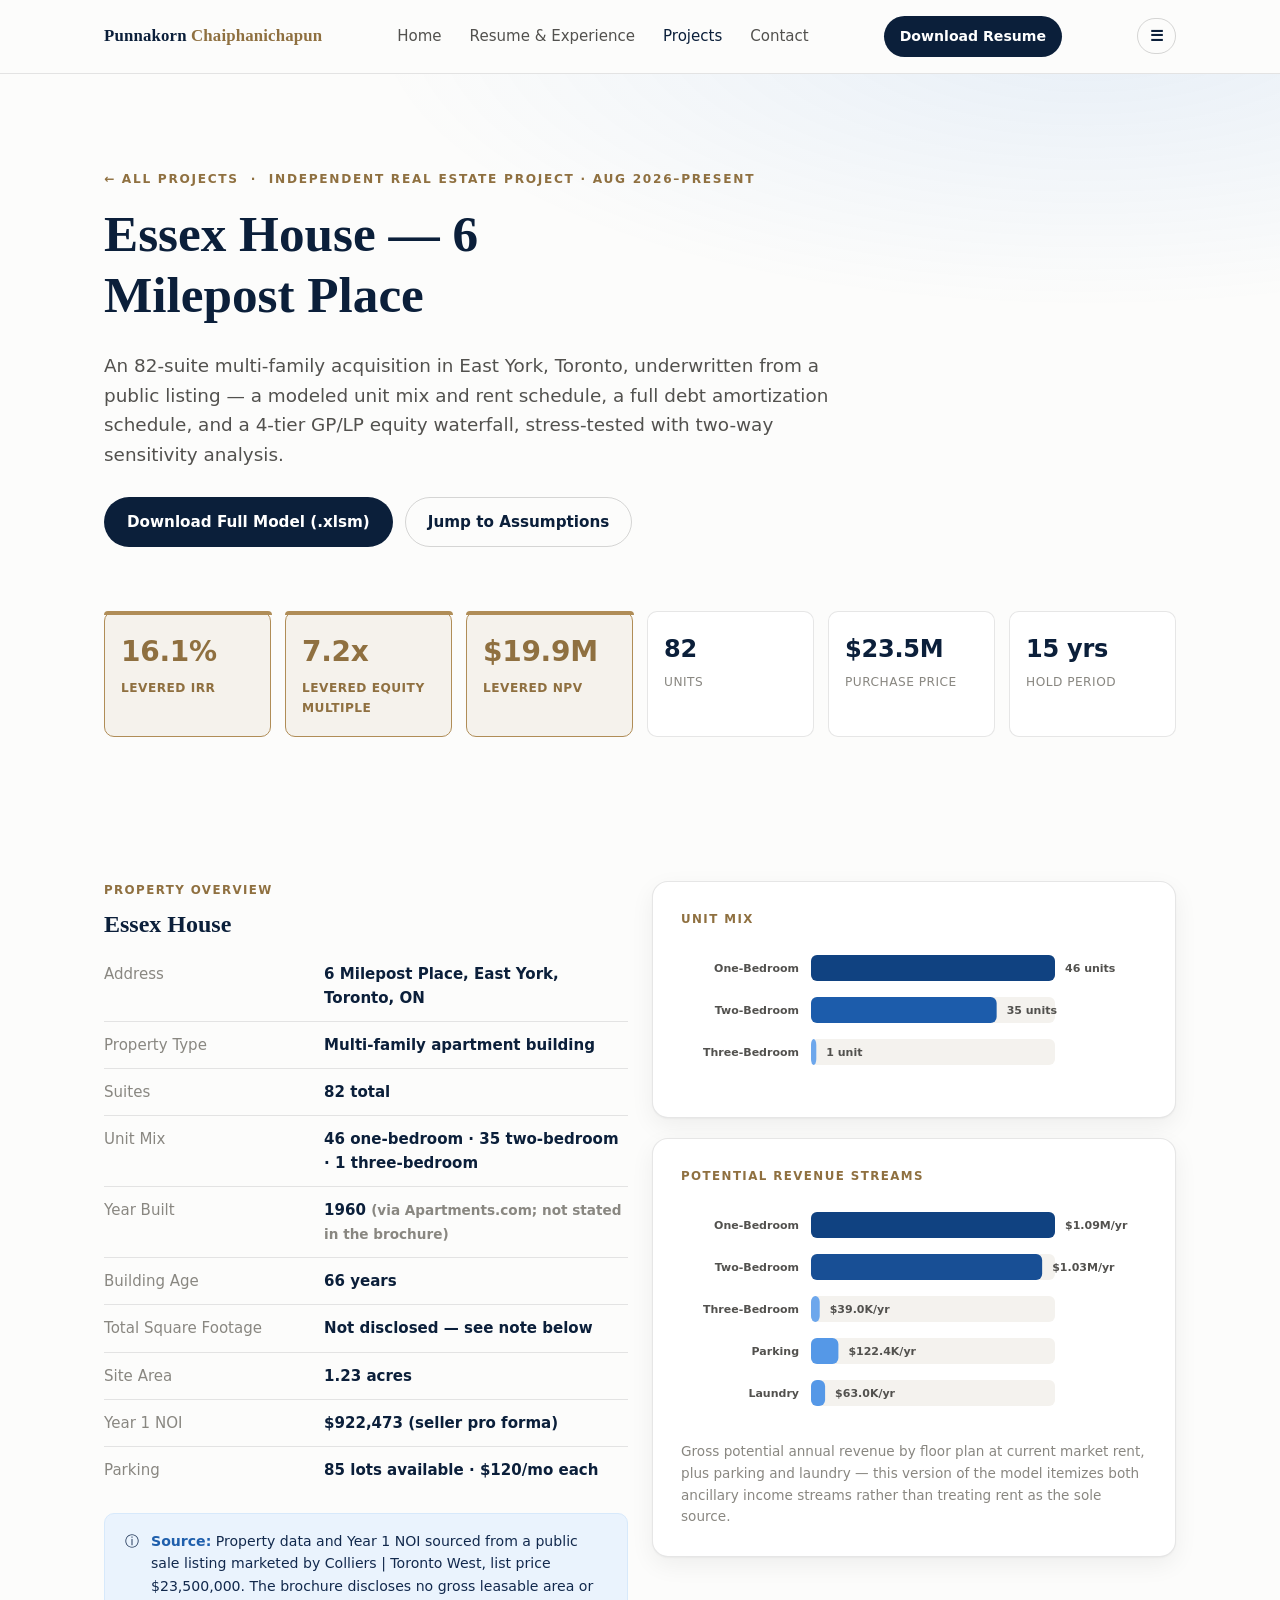
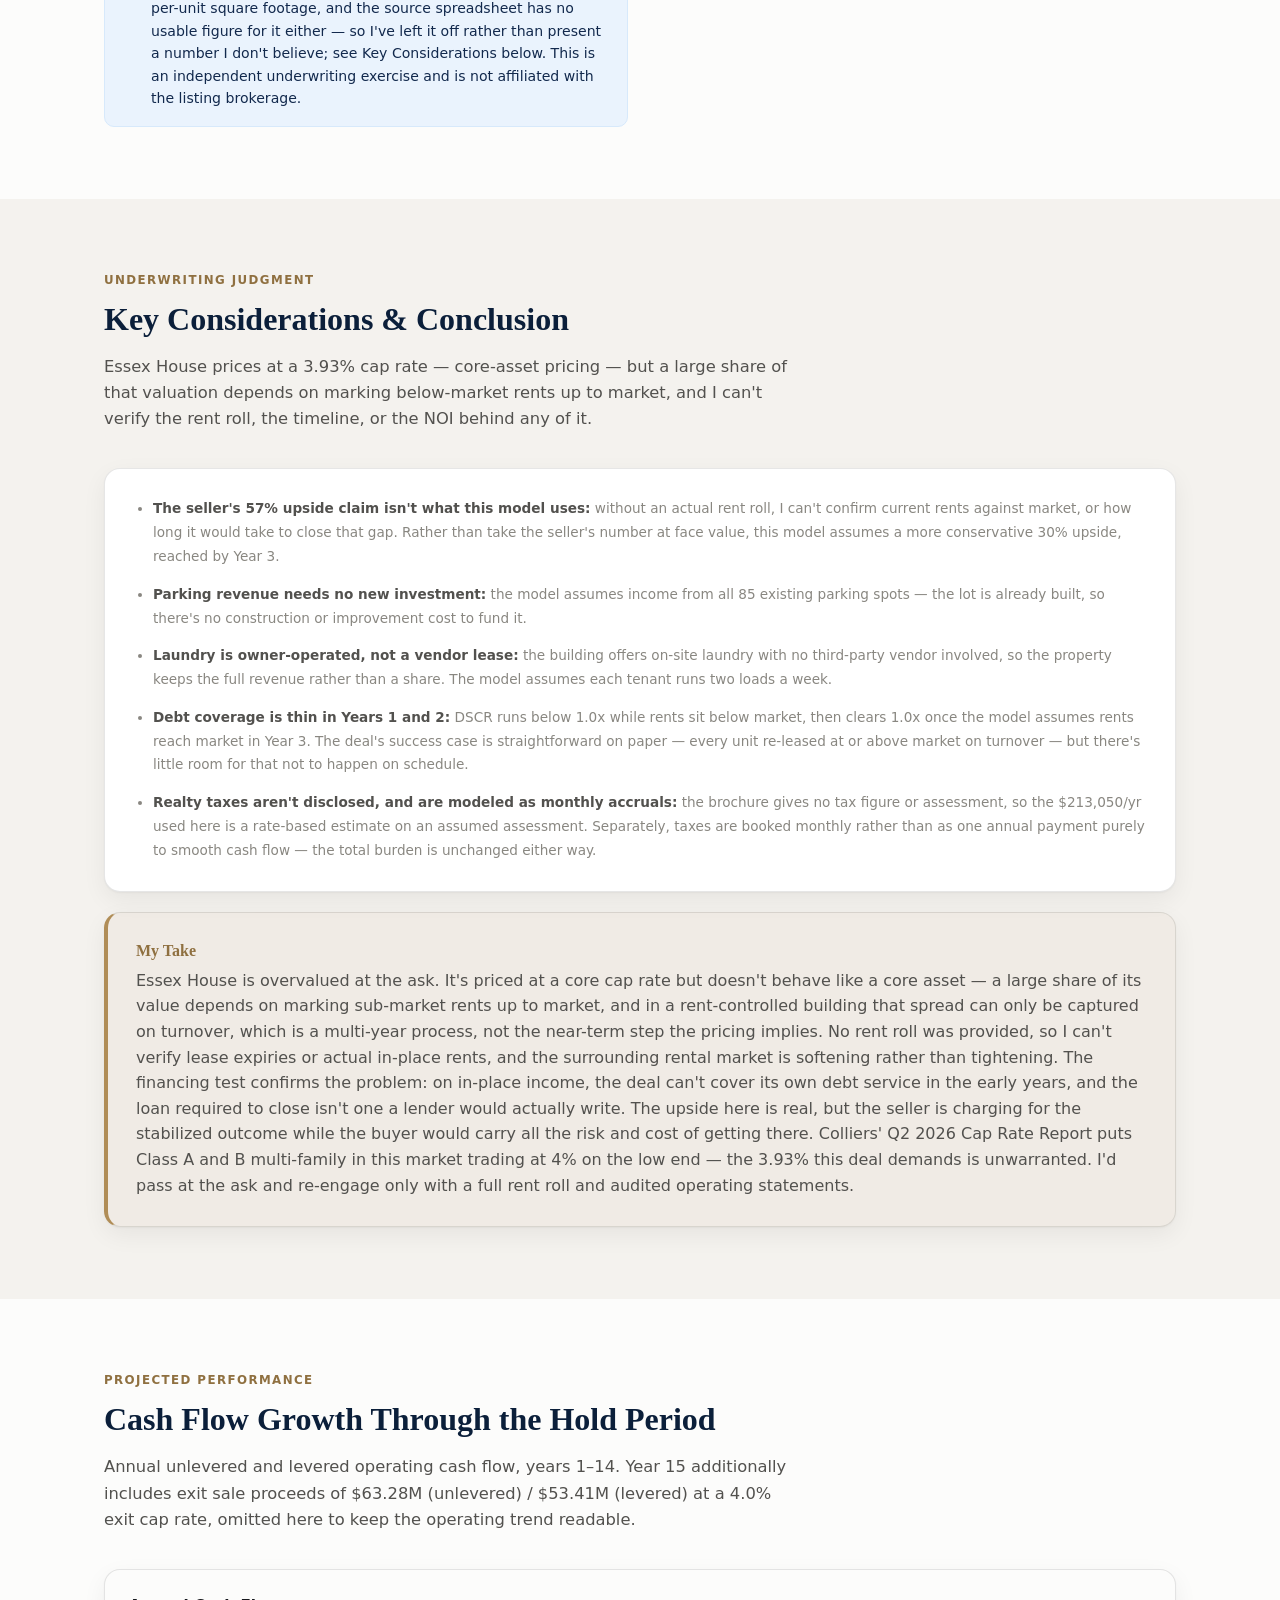
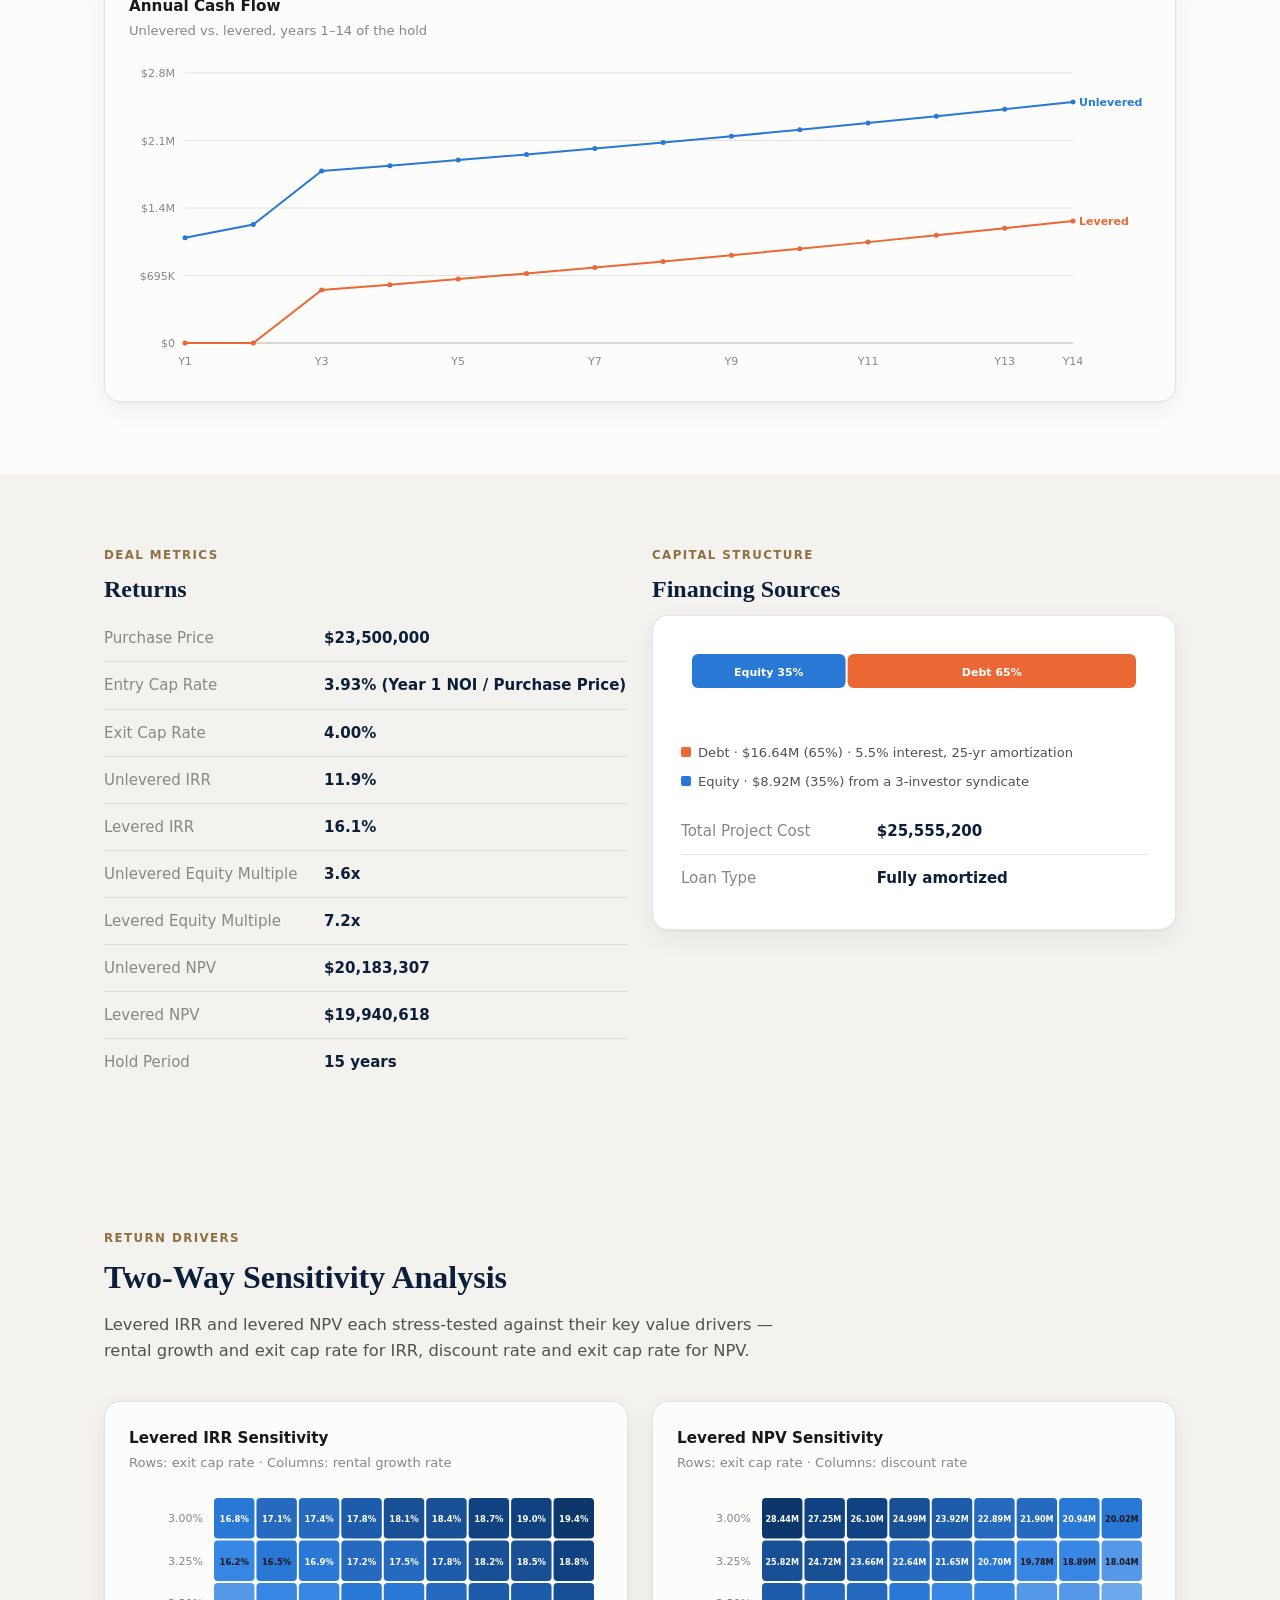
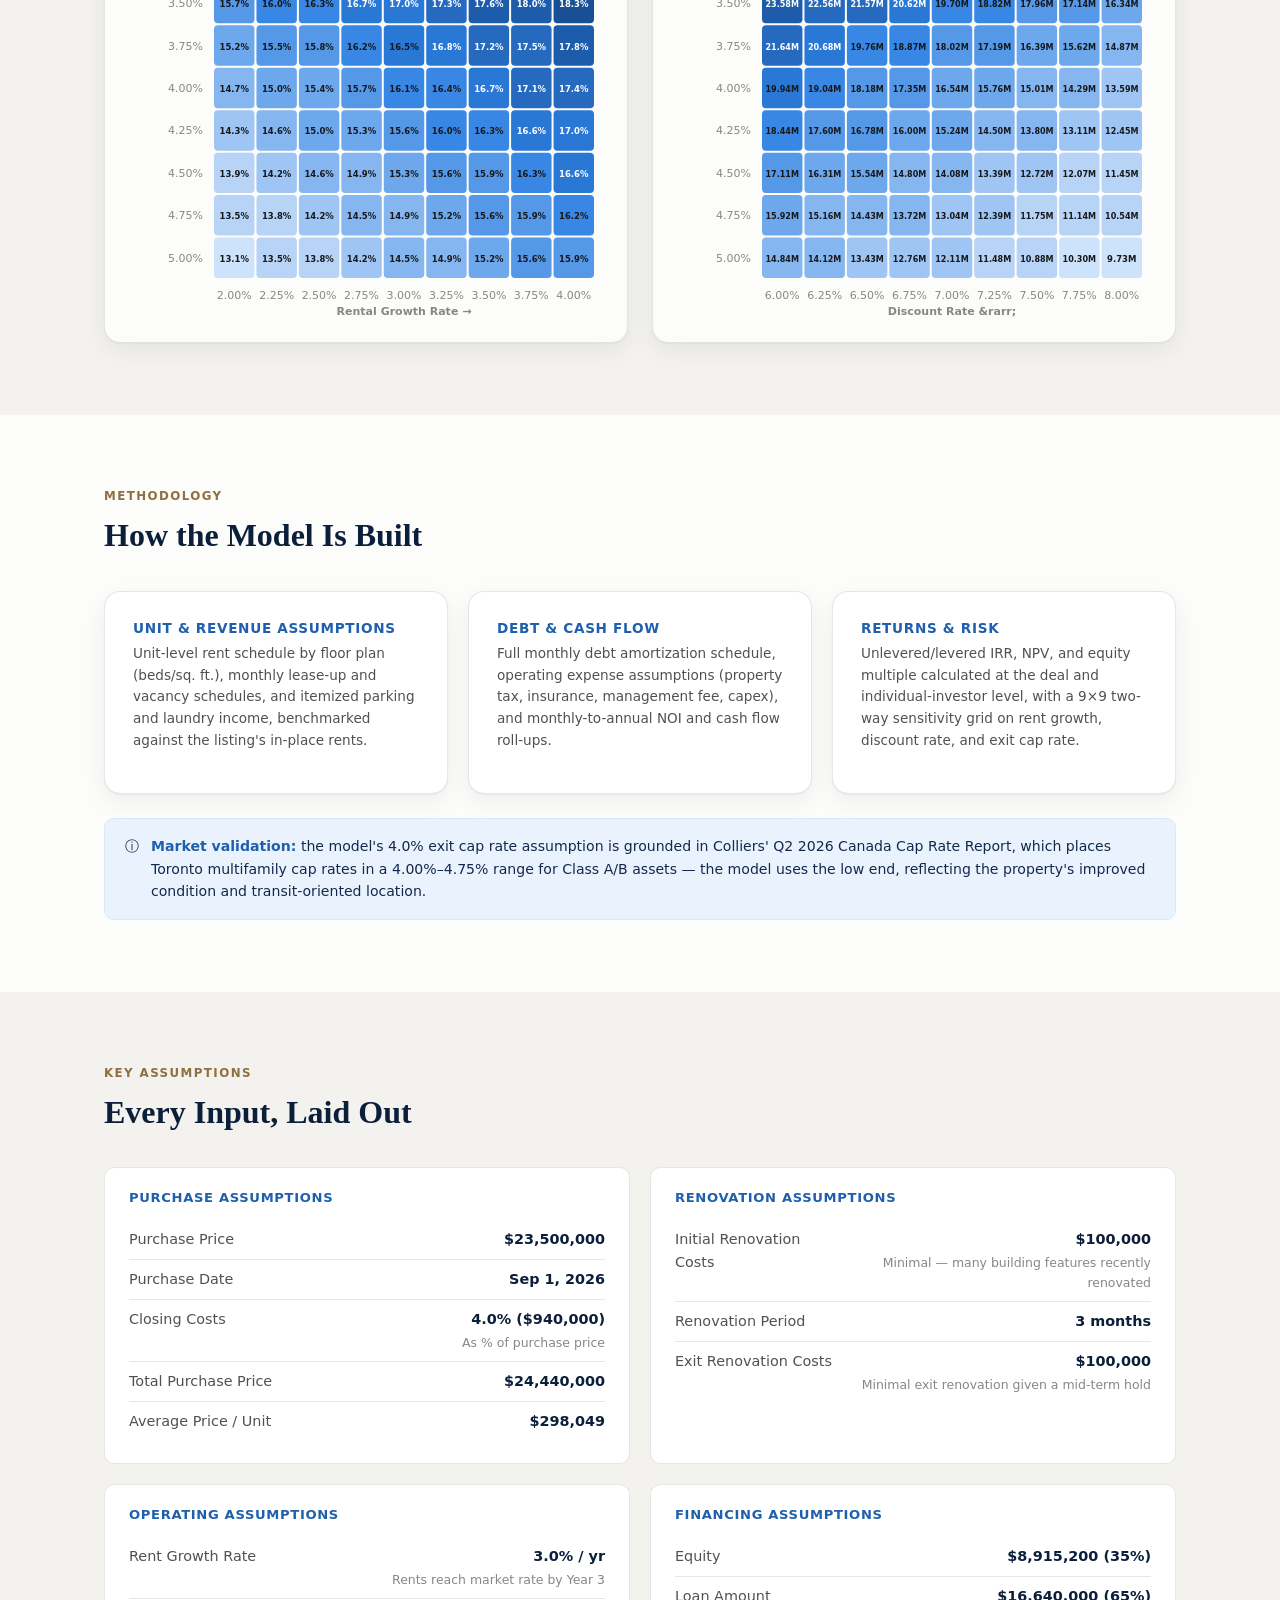
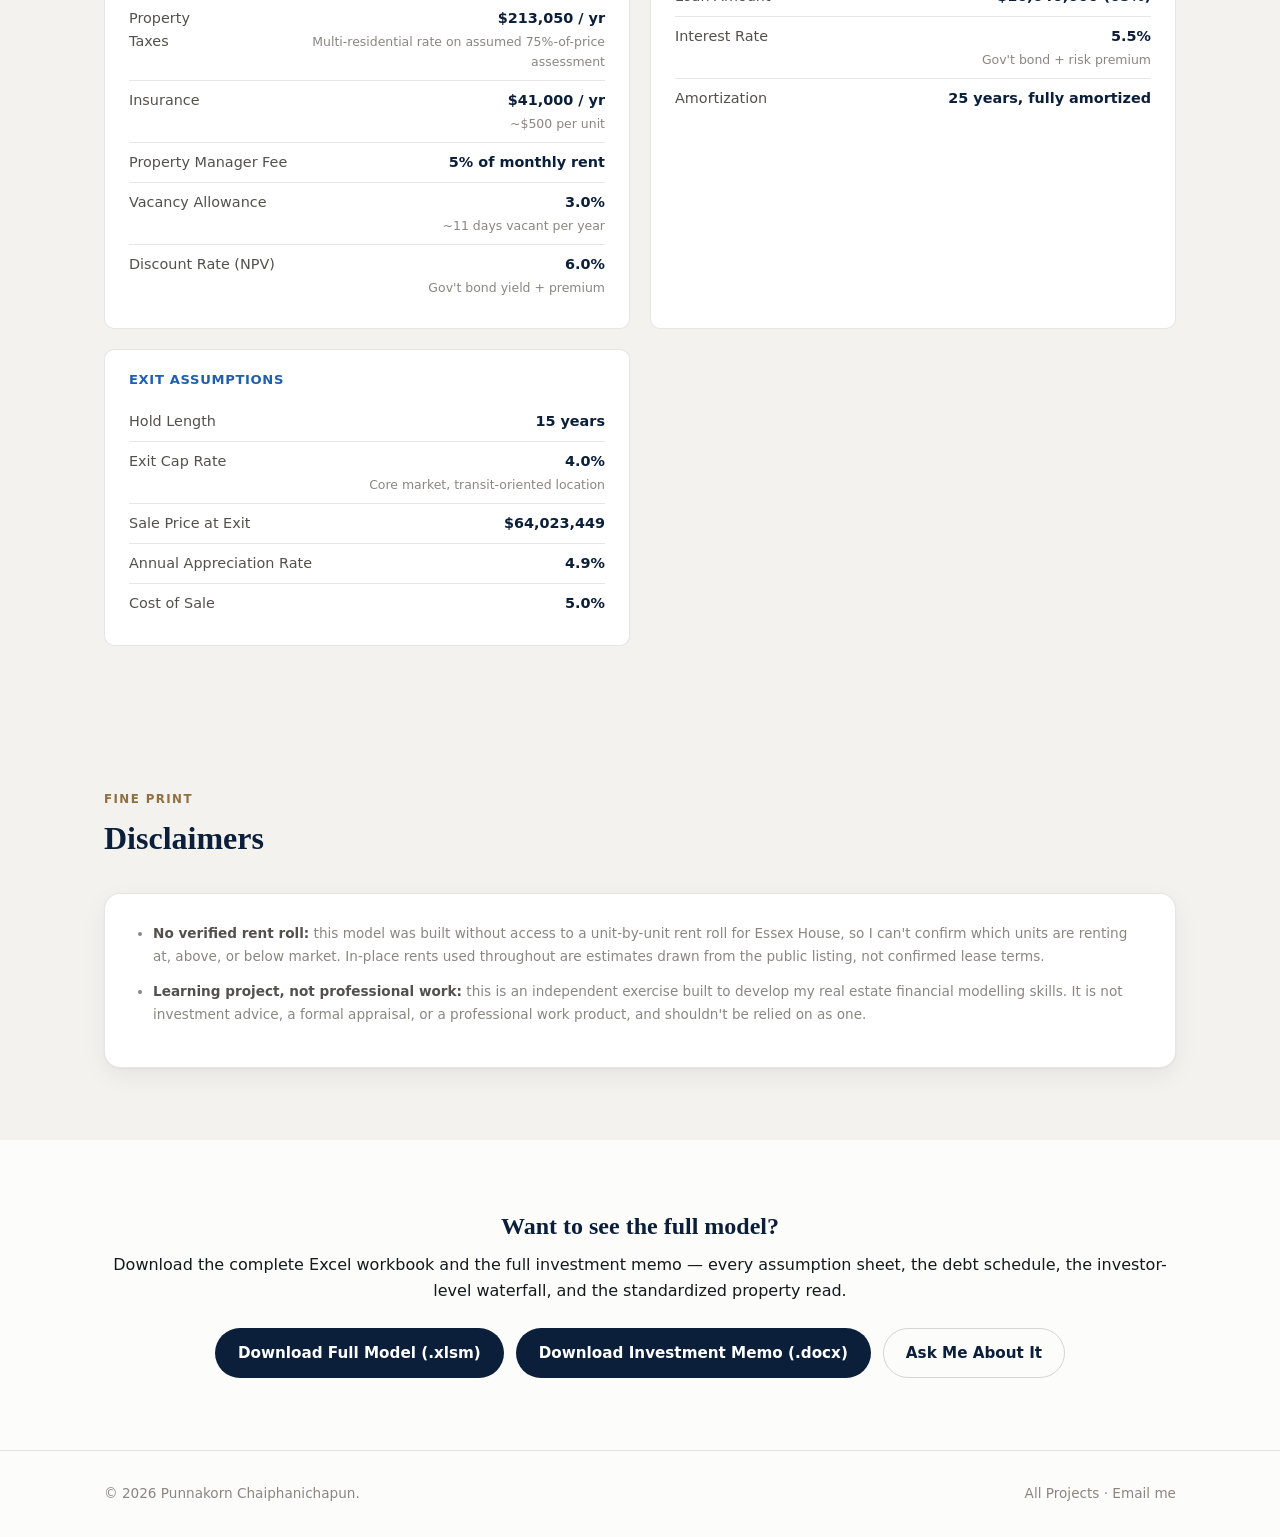
<file: essex-house.html>
<!DOCTYPE html>
<html lang="en">
<head>
<meta charset="UTF-8">
<meta name="viewport" content="width=device-width, initial-scale=1.0">
<title>Essex House — 6 Milepost Place | Punnakorn Chaiphanichapun</title>
<meta name="description" content="Multi-family acquisition underwriting model for Essex House, 82 units at 6 Milepost Place, East York, Toronto — built by Punnakorn Chaiphanichapun.">
<link rel="icon" href="data:image/svg+xml,%3Csvg xmlns=%27http://www.w3.org/2000/svg%27 viewBox=%270 0 100 100%27%3E%3Crect width=%27100%27 height=%27100%27 rx=%2718%27 fill=%27%230b1f3a%27/%3E%3Ctext x=%2750%27 y=%2766%27 font-size=%2758%27 font-family=%27Georgia,serif%27 fill=%27%23fff%27 text-anchor=%27middle%27%3EP%3C/text%3E%3C/svg%3E">
<link rel="stylesheet" href="styles.css">
</head>
<body>

<nav class="site-nav">
  <div class="nav-inner">
    <a href="index.html" class="nav-brand">Punnakorn <span>Chaiphanichapun</span></a>
    <ul class="nav-links">
      <li><a href="index.html">Home</a></li>
      <li><a href="index.html#resume">Resume &amp; Experience</a></li>
      <li><a href="projects.html" class="active">Projects</a></li>
      <li><a href="index.html#about">Contact</a></li>
    </ul>
    <a class="nav-cta" href="Punnakorn_Chaiphanichapun_Resume.pdf" download><span class="nav-cta-full">Download Resume</span><span class="nav-cta-short">Resume</span></a>
    <button class="nav-toggle btn btn-outline" aria-label="Toggle navigation" aria-expanded="false" style="padding:8px 12px;">&#9776;</button>
  </div>
</nav>

<header class="hero">
  <div class="wrap">
    <div class="hero-eyebrow">
      <a href="projects.html" style="color:var(--bronze-dark);">&larr; All Projects</a>
      &nbsp;&middot;&nbsp; Independent Real Estate Project &middot; Aug 2026&ndash;Present
    </div>
    <h1>Essex House — 6 Milepost Place</h1>
    <p class="hero-sub">
      An 82-suite multi-family acquisition in East York, Toronto, underwritten from a public listing —
      a modeled unit mix and rent schedule, a full debt amortization schedule, and a 4-tier GP/LP equity
      waterfall, stress-tested with two-way sensitivity analysis.
    </p>
    <div class="btn-row">
      <a class="btn btn-primary" href="Essex_House_Acquisition_Model.xlsm" download>Download Full Model (.xlsm)</a>
      <a class="btn btn-outline" href="#assumptions">Jump to Assumptions</a>
    </div>
  </div>
</header>

<!-- KPI row -->
<section style="padding-top:0;">
  <div class="wrap">
    <div class="kpi-row">
      <div class="kpi-tile kpi-tile-primary">
        <div class="kpi-value">16.1%</div>
        <div class="kpi-label">Levered IRR</div>
      </div>
      <div class="kpi-tile kpi-tile-primary">
        <div class="kpi-value">7.2x</div>
        <div class="kpi-label">Levered Equity Multiple</div>
      </div>
      <div class="kpi-tile kpi-tile-primary">
        <div class="kpi-value">$19.9M</div>
        <div class="kpi-label">Levered NPV</div>
      </div>
      <div class="kpi-tile">
        <div class="kpi-value">82</div>
        <div class="kpi-label">Units</div>
      </div>
      <div class="kpi-tile">
        <div class="kpi-value">$23.5M</div>
        <div class="kpi-label">Purchase Price</div>
      </div>
      <div class="kpi-tile">
        <div class="kpi-value">15 yrs</div>
        <div class="kpi-label">Hold Period</div>
      </div>
    </div>
  </div>
</section>

<!-- Property Overview -->
<section>
  <div class="wrap grid-2">
    <div>
      <div class="section-kicker">Property Overview</div>
      <h2 class="mt-0">Essex House</h2>
      <table class="overview-table">
        <tr><td>Address</td><td>6 Milepost Place, East York, Toronto, ON</td></tr>
        <tr><td>Property Type</td><td>Multi-family apartment building</td></tr>
        <tr><td>Suites</td><td>82 total</td></tr>
        <tr><td>Unit Mix</td><td>46 one-bedroom &middot; 35 two-bedroom &middot; 1 three-bedroom</td></tr>
        <tr><td>Year Built</td><td>1960 <span class="small" style="color:var(--ink-muted);">(via Apartments.com; not stated in the brochure)</span></td></tr>
        <tr><td>Building Age</td><td>66 years</td></tr>
        <tr><td>Total Square Footage</td><td>Not disclosed &mdash; see note below</td></tr>
        <tr><td>Site Area</td><td>1.23 acres</td></tr>
        <tr><td>Year 1 NOI</td><td>$922,473 (seller pro forma)</td></tr>
        <tr><td>Parking</td><td>85 lots available &middot; $120/mo each</td></tr>
      </table>
      <div class="source-note" style="margin-top:20px;">
        <span>&#9432;</span>
        <span><strong>Source:</strong> Property data and Year 1 NOI sourced from a public sale listing marketed by Colliers | Toronto West, list price $23,500,000. The brochure discloses no gross leasable area or per-unit square footage, and the source spreadsheet has no usable figure for it either &mdash; so I've left it off rather than present a number I don't believe; see Key Considerations below. This is an independent underwriting exercise and is not affiliated with the listing brokerage.</span>
      </div>
    </div>
    <div>
      <div class="card">
        <div class="section-kicker">Unit Mix</div>
        <div id="chart-units" class="chart-wrap"></div>
      </div>
      <div class="card" style="margin-top:20px;">
        <div class="section-kicker">Potential Revenue Streams</div>
        <div id="chart-revenue" class="chart-wrap"></div>
        <p class="small" style="color:var(--ink-muted); margin-top:12px; margin-bottom:0;">Gross potential annual revenue by floor plan at current market rent, plus parking and laundry &mdash; this version of the model itemizes both ancillary income streams rather than treating rent as the sole source.</p>
      </div>
    </div>
  </div>
</section>

<!-- Key Considerations & Conclusion -->
<section class="section-alt">
  <div class="wrap">
    <div class="section-head">
      <div class="section-kicker">Underwriting Judgment</div>
      <h2>Key Considerations &amp; Conclusion</h2>
      <p class="lead">Essex House prices at a 3.93% cap rate &mdash; core-asset pricing &mdash; but a large share of that valuation depends on marking below-market rents up to market, and I can't verify the rent roll, the timeline, or the NOI behind any of it.</p>
    </div>
    <div class="card">
      <ul class="small text-muted" style="margin:0; padding-left:20px; line-height:1.75;">
        <li style="margin-bottom:14px;"><strong style="color:var(--ink-secondary);">The seller's 57% upside claim isn't what this model uses:</strong> without an actual rent roll, I can't confirm current rents against market, or how long it would take to close that gap. Rather than take the seller's number at face value, this model assumes a more conservative 30% upside, reached by Year 3.</li>
        <li style="margin-bottom:14px;"><strong style="color:var(--ink-secondary);">Parking revenue needs no new investment:</strong> the model assumes income from all 85 existing parking spots &mdash; the lot is already built, so there's no construction or improvement cost to fund it.</li>
        <li style="margin-bottom:14px;"><strong style="color:var(--ink-secondary);">Laundry is owner-operated, not a vendor lease:</strong> the building offers on-site laundry with no third-party vendor involved, so the property keeps the full revenue rather than a share. The model assumes each tenant runs two loads a week.</li>
        <li style="margin-bottom:14px;"><strong style="color:var(--ink-secondary);">Debt coverage is thin in Years 1 and 2:</strong> DSCR runs below 1.0x while rents sit below market, then clears 1.0x once the model assumes rents reach market in Year 3. The deal's success case is straightforward on paper &mdash; every unit re-leased at or above market on turnover &mdash; but there's little room for that not to happen on schedule.</li>
        <li><strong style="color:var(--ink-secondary);">Realty taxes aren't disclosed, and are modeled as monthly accruals:</strong> the brochure gives no tax figure or assessment, so the $213,050/yr used here is a rate-based estimate on an assumed assessment. Separately, taxes are booked monthly rather than as one annual payment purely to smooth cash flow &mdash; the total burden is unchanged either way.</li>
      </ul>
    </div>
    <div class="card" style="margin-top:20px; border-left:4px solid var(--bronze); background:rgba(176,141,87,0.06);">
      <h4 style="margin-top:0; color:var(--bronze-dark);">My Take</h4>
      <p style="color:var(--ink-secondary); margin-bottom:0;">Essex House is overvalued at the ask. It's priced at a core cap rate but doesn't behave like a core asset &mdash; a large share of its value depends on marking sub-market rents up to market, and in a rent-controlled building that spread can only be captured on turnover, which is a multi-year process, not the near-term step the pricing implies. No rent roll was provided, so I can't verify lease expiries or actual in-place rents, and the surrounding rental market is softening rather than tightening. The financing test confirms the problem: on in-place income, the deal can't cover its own debt service in the early years, and the loan required to close isn't one a lender would actually write. The upside here is real, but the seller is charging for the stabilized outcome while the buyer would carry all the risk and cost of getting there. Colliers' Q2 2026 Cap Rate Report puts Class A and B multi-family in this market trading at 4% on the low end &mdash; the 3.93% this deal demands is unwarranted. I'd pass at the ask and re-engage only with a full rent roll and audited operating statements.</p>
    </div>
  </div>
</section>

<!-- Cash flow chart -->
<section>
  <div class="wrap">
    <div class="section-head">
      <div class="section-kicker">Projected Performance</div>
      <h2>Cash Flow Growth Through the Hold Period</h2>
      <p class="lead">Annual unlevered and levered operating cash flow, years 1&ndash;14. Year 15 additionally includes exit sale proceeds of $63.28M (unlevered) / $53.41M (levered) at a 4.0% exit cap rate, omitted here to keep the operating trend readable.</p>
    </div>
    <div class="chart-card">
      <div class="chart-title">Annual Cash Flow</div>
      <div class="chart-subtitle">Unlevered vs. levered, years 1&ndash;14 of the hold</div>
      <div id="chart-cashflow" class="chart-wrap"></div>
    </div>
  </div>
</section>

<!-- Deal metrics + capital structure -->
<section class="section-alt">
  <div class="wrap grid-2">
    <div>
      <div class="section-kicker">Deal Metrics</div>
      <h2 class="mt-0">Returns</h2>
      <table class="overview-table">
        <tr><td>Purchase Price</td><td>$23,500,000</td></tr>
        <tr><td>Entry Cap Rate</td><td>3.93% (Year 1 NOI / Purchase Price)</td></tr>
        <tr><td>Exit Cap Rate</td><td>4.00%</td></tr>
        <tr><td>Unlevered IRR</td><td>11.9%</td></tr>
        <tr><td>Levered IRR</td><td>16.1%</td></tr>
        <tr><td>Unlevered Equity Multiple</td><td>3.6x</td></tr>
        <tr><td>Levered Equity Multiple</td><td>7.2x</td></tr>
        <tr><td>Unlevered NPV</td><td>$20,183,307</td></tr>
        <tr><td>Levered NPV</td><td>$19,940,618</td></tr>
        <tr><td>Hold Period</td><td>15 years</td></tr>
      </table>
    </div>
    <div>
      <div class="section-kicker">Capital Structure</div>
      <h2 class="mt-0">Financing Sources</h2>
      <div class="card">
        <div id="chart-capstack"></div>
        <div class="chart-legend" style="margin-top:16px;">
          <div class="legend-item"><span class="legend-swatch" style="background:var(--series-2);"></span>Debt &middot; $16.64M (65%) &middot; 5.5% interest, 25-yr amortization</div>
        </div>
        <div class="chart-legend">
          <div class="legend-item"><span class="legend-swatch" style="background:var(--series-1);"></span>Equity &middot; $8.92M (35%) from a 3-investor syndicate</div>
        </div>
        <table class="overview-table" style="margin-top:16px;">
          <tr><td>Total Project Cost</td><td>$25,555,200</td></tr>
          <tr><td>Loan Type</td><td>Fully amortized</td></tr>
        </table>
      </div>
    </div>
  </div>
</section>

<!-- Sensitivity heatmap -->
<section class="section-alt">
  <div class="wrap">
    <div class="section-head">
      <div class="section-kicker">Return Drivers</div>
      <h2>Two-Way Sensitivity Analysis</h2>
      <p class="lead">Levered IRR and levered NPV each stress-tested against their key value drivers &mdash; rental growth and exit cap rate for IRR, discount rate and exit cap rate for NPV.</p>
    </div>
    <div class="grid-2">
      <div class="chart-card">
        <div class="chart-title">Levered IRR Sensitivity</div>
        <div class="chart-subtitle">Rows: exit cap rate &middot; Columns: rental growth rate</div>
        <div id="chart-heatmap" class="chart-wrap"></div>
      </div>
      <div class="chart-card">
        <div class="chart-title">Levered NPV Sensitivity</div>
        <div class="chart-subtitle">Rows: exit cap rate &middot; Columns: discount rate</div>
        <div id="chart-heatmap-npv" class="chart-wrap"></div>
      </div>
    </div>
  </div>
</section>

<!-- Methodology -->
<section>
  <div class="wrap">
    <div class="section-head">
      <div class="section-kicker">Methodology</div>
      <h2>How the Model Is Built</h2>
    </div>
    <div class="grid-3" style="margin-bottom:24px;">
      <div class="card">
        <h4 style="font-family:system-ui, sans-serif; text-transform:uppercase; font-size:0.85rem; letter-spacing:0.05em; color:var(--sky-dark);">Unit &amp; Revenue Assumptions</h4>
        <p class="small" style="color:var(--ink-secondary);">Unit-level rent schedule by floor plan (beds/sq. ft.), monthly lease-up and vacancy schedules, and itemized parking and laundry income, benchmarked against the listing's in-place rents.</p>
      </div>
      <div class="card">
        <h4 style="font-family:system-ui, sans-serif; text-transform:uppercase; font-size:0.85rem; letter-spacing:0.05em; color:var(--sky-dark);">Debt &amp; Cash Flow</h4>
        <p class="small" style="color:var(--ink-secondary);">Full monthly debt amortization schedule, operating expense assumptions (property tax, insurance, management fee, capex), and monthly-to-annual NOI and cash flow roll-ups.</p>
      </div>
      <div class="card">
        <h4 style="font-family:system-ui, sans-serif; text-transform:uppercase; font-size:0.85rem; letter-spacing:0.05em; color:var(--sky-dark);">Returns &amp; Risk</h4>
        <p class="small" style="color:var(--ink-secondary);">Unlevered/levered IRR, NPV, and equity multiple calculated at the deal and individual-investor level, with a 9&times;9 two-way sensitivity grid on rent growth, discount rate, and exit cap rate.</p>
      </div>
    </div>
    <div class="source-note">
      <span>&#9432;</span>
      <span><strong>Market validation:</strong> the model's 4.0% exit cap rate assumption is grounded in Colliers' Q2 2026 Canada Cap Rate Report, which places Toronto multifamily cap rates in a 4.00%&ndash;4.75% range for Class A/B assets — the model uses the low end, reflecting the property's improved condition and transit-oriented location.</span>
    </div>
  </div>
</section>

<!-- Key Assumptions -->
<section id="assumptions" class="section-alt">
  <div class="wrap">
    <div class="section-head">
      <div class="section-kicker">Key Assumptions</div>
      <h2>Every Input, Laid Out</h2>
    </div>
    <div class="assumption-grid">
      <div class="assumption-group">
        <h4>Purchase Assumptions</h4>
        <div class="assumption-row"><span class="k">Purchase Price</span><span class="v">$23,500,000</span></div>
        <div class="assumption-row"><span class="k">Purchase Date</span><span class="v">Sep 1, 2026</span></div>
        <div class="assumption-row"><span class="k">Closing Costs</span><span class="v">4.0% ($940,000)<span class="note">As % of purchase price</span></span></div>
        <div class="assumption-row"><span class="k">Total Purchase Price</span><span class="v">$24,440,000</span></div>
        <div class="assumption-row"><span class="k">Average Price / Unit</span><span class="v">$298,049</span></div>
      </div>
      <div class="assumption-group">
        <h4>Renovation Assumptions</h4>
        <div class="assumption-row"><span class="k">Initial Renovation Costs</span><span class="v">$100,000<span class="note">Minimal &mdash; many building features recently renovated</span></span></div>
        <div class="assumption-row"><span class="k">Renovation Period</span><span class="v">3 months</span></div>
        <div class="assumption-row"><span class="k">Exit Renovation Costs</span><span class="v">$100,000<span class="note">Minimal exit renovation given a mid-term hold</span></span></div>
      </div>
      <div class="assumption-group">
        <h4>Operating Assumptions</h4>
        <div class="assumption-row"><span class="k">Rent Growth Rate</span><span class="v">3.0% / yr<span class="note">Rents reach market rate by Year 3</span></span></div>
        <div class="assumption-row"><span class="k">Property Taxes</span><span class="v">$213,050 / yr<span class="note">Multi-residential rate on assumed 75%-of-price assessment</span></span></div>
        <div class="assumption-row"><span class="k">Insurance</span><span class="v">$41,000 / yr<span class="note">~$500 per unit</span></span></div>
        <div class="assumption-row"><span class="k">Property Manager Fee</span><span class="v">5% of monthly rent</span></div>
        <div class="assumption-row"><span class="k">Vacancy Allowance</span><span class="v">3.0%<span class="note">~11 days vacant per year</span></span></div>
        <div class="assumption-row"><span class="k">Discount Rate (NPV)</span><span class="v">6.0%<span class="note">Gov't bond yield + premium</span></span></div>
      </div>
      <div class="assumption-group">
        <h4>Financing Assumptions</h4>
        <div class="assumption-row"><span class="k">Equity</span><span class="v">$8,915,200 (35%)</span></div>
        <div class="assumption-row"><span class="k">Loan Amount</span><span class="v">$16,640,000 (65%)</span></div>
        <div class="assumption-row"><span class="k">Interest Rate</span><span class="v">5.5%<span class="note">Gov't bond + risk premium</span></span></div>
        <div class="assumption-row"><span class="k">Amortization</span><span class="v">25 years, fully amortized</span></div>
      </div>
      <div class="assumption-group">
        <h4>Exit Assumptions</h4>
        <div class="assumption-row"><span class="k">Hold Length</span><span class="v">15 years</span></div>
        <div class="assumption-row"><span class="k">Exit Cap Rate</span><span class="v">4.0%<span class="note">Core market, transit-oriented location</span></span></div>
        <div class="assumption-row"><span class="k">Sale Price at Exit</span><span class="v">$64,023,449</span></div>
        <div class="assumption-row"><span class="k">Annual Appreciation Rate</span><span class="v">4.9%</span></div>
        <div class="assumption-row"><span class="k">Cost of Sale</span><span class="v">5.0%</span></div>
      </div>
    </div>
  </div>
</section>

<!-- Disclaimers -->
<section class="section-alt">
  <div class="wrap">
    <div class="section-head">
      <div class="section-kicker">Fine Print</div>
      <h2>Disclaimers</h2>
    </div>
    <div class="card">
      <ul class="small text-muted" style="margin:0; padding-left:20px; line-height:1.7;">
        <li style="margin-bottom:12px;">
          <strong style="color:var(--ink-secondary);">No verified rent roll:</strong> this model was built without access to
          a unit-by-unit rent roll for Essex House, so I can't confirm which units are renting at, above, or below
          market. In-place rents used throughout are estimates drawn from the public listing, not confirmed lease terms.
        </li>
        <li style="margin-bottom:12px;">
          <strong style="color:var(--ink-secondary);">Learning project, not professional work:</strong> this is an
          independent exercise built to develop my real estate financial modelling skills. It is not investment advice,
          a formal appraisal, or a professional work product, and shouldn't be relied on as one.
        </li>
      </ul>
    </div>
  </div>
</section>

<!-- CTA / Downloads -->
<section class="center">
  <div class="wrap">
    <h2>Want to see the full model?</h2>
    <p class="lead" style="margin:0 auto 24px;">Download the complete Excel workbook and the full investment memo — every assumption sheet, the debt schedule, the investor-level waterfall, and the standardized property read.</p>
    <div class="btn-row" style="justify-content:center;">
      <a class="btn btn-primary" href="Essex_House_Acquisition_Model.xlsm" download>Download Full Model (.xlsm)</a>
      <a class="btn btn-primary" href="Essex_House_Investment_Memo.docx" download>Download Investment Memo (.docx)</a>
      <a class="btn btn-outline" href="mailto:ninja.chaipun@gmail.com">Ask Me About It</a>
    </div>
  </div>
</section>

<footer class="site-footer">
  <div class="wrap" style="display:flex; justify-content:space-between; flex-wrap:wrap; gap:12px; width:100%;">
    <span>&copy; 2026 Punnakorn Chaiphanichapun.</span>
    <span><a href="projects.html">All Projects</a> &middot; <a href="mailto:ninja.chaipun@gmail.com">Email me</a></span>
  </div>
</footer>

<script src="main.js"></script>
<script>
  const cashflowYears = Array.from({length: 14}, (_, i) => 'Y' + (i + 1));
  const unlevered = [1083642,1221259,1771962,1827315,1884372,1943185,2003808,2066296,2130706,2197097,2265528,2336063,2408766,2483701];
  const levered =   [0,0,545752,601105,658162,716975,777598,840086,904496,970887,1039319,1109853,1182556,1257491];

  drawLineChart('chart-cashflow', {
    categories: cashflowYears,
    yFormat: (v) => fmtMoney(v, {decimals: 1}),
    series: [
      { name: 'Unlevered', values: unlevered, color: '#2a78d6' },
      { name: 'Levered', values: levered, color: '#eb6834' }
    ]
  });

  drawHeatmap('chart-heatmap', {
    rowLabels: ['3.00%','3.25%','3.50%','3.75%','4.00%','4.25%','4.50%','4.75%','5.00%'],
    colLabels: ['2.00%','2.25%','2.50%','2.75%','3.00%','3.25%','3.50%','3.75%','4.00%'],
    values: [
      [0.1677,0.1711,0.1744,0.1776,0.1808,0.1840,0.1872,0.1904,0.1935],
      [0.1619,0.1653,0.1686,0.1719,0.1752,0.1784,0.1816,0.1848,0.1880],
      [0.1566,0.1600,0.1633,0.1667,0.1700,0.1732,0.1764,0.1797,0.1828],
      [0.1516,0.1551,0.1585,0.1618,0.1651,0.1684,0.1717,0.1749,0.1781],
      [0.1470,0.1505,0.1539,0.1573,0.1606,0.1639,0.1672,0.1705,0.1737],
      [0.1427,0.1462,0.1496,0.1531,0.1564,0.1598,0.1631,0.1664,0.1696],
      [0.1386,0.1421,0.1456,0.1491,0.1525,0.1559,0.1592,0.1625,0.1658],
      [0.1348,0.1383,0.1419,0.1454,0.1488,0.1522,0.1556,0.1589,0.1622],
      [0.1311,0.1347,0.1383,0.1418,0.1453,0.1487,0.1521,0.1555,0.1588]
    ]
  });

  drawHeatmap('chart-heatmap-npv', {
    rowLabels: ['3.00%','3.25%','3.50%','3.75%','4.00%','4.25%','4.50%','4.75%','5.00%'],
    colLabels: ['6.00%','6.25%','6.50%','6.75%','7.00%','7.25%','7.50%','7.75%','8.00%'],
    rowMetricLabel: 'Exit Cap',
    colMetricLabel: 'Discount Rate',
    metricLabel: 'Levered NPV',
    colCaption: 'Discount Rate &rarr;',
    formatValue: (v) => '$' + (v / 1e6).toFixed(2) + 'M',
    formatCellLabel: (v) => (v / 1e6).toFixed(2) + 'M',
    values: [
      [28435474,27245869,26098508,24991775,23924119,22894052,21900148,20941036,20015402],
      [25821672,24722391,23662032,22639108,21652191,20699915,19780965,18894082,18038057],
      [23581270,22559411,21573624,20622536,19704825,18819226,17964523,17139550,16343189],
      [21639589,20684827,19763671,18874840,18017107,17189295,16390273,15618956,14874304],
      [19940618,19044567,18179961,17345606,16540354,15763106,15012804,14288436,13589029],
      [18441525,17597278,16782571,15996282,15237337,14504703,13797390,13114448,12454963],
      [17108999,16310799,15540446,14796883,14079099,13386123,12717023,12070903,11446904],
      [15916738,15159739,14429071,13723736,13042781,12385289,11750378,11137204,10544957],
      [14843704,14123785,13428833,12757905,12110095,11484537,10880398,10296876,9733205]
    ]
  });

  drawBarChart('chart-units', {
    data: [
      { label: 'One-Bedroom', value: 46, valueLabel: '46 units', detail: '662 sq. ft. · $1,975/mo' },
      { label: 'Two-Bedroom', value: 35, valueLabel: '35 units', detail: '$2,459/mo' },
      { label: 'Three-Bedroom', value: 1, valueLabel: '1 unit', detail: '$3,250/mo' }
    ]
  });

  drawBarChart('chart-revenue', {
    data: [
      { label: 'One-Bedroom', value: 1090200, valueLabel: '$1.09M/yr', detail: '46 units · $1,975/mo each · $1,090,200/yr' },
      { label: 'Two-Bedroom', value: 1032780, valueLabel: '$1.03M/yr', detail: '35 units · $2,459/mo each · $1,032,780/yr' },
      { label: 'Three-Bedroom', value: 39000, valueLabel: '$39.0K/yr', detail: '1 unit · $3,250/mo · $39,000/yr' },
      { label: 'Parking', value: 122400, valueLabel: '$122.4K/yr', detail: '85 lots · $120/mo each · $122,400/yr' },
      { label: 'Laundry', value: 62976, valueLabel: '$63.0K/yr', detail: '2 loads/wk per unit · $5 wash + $3 dry' }
    ]
  });

  drawStackedBar('chart-capstack', {
    segments: [
      { label: 'Equity', value: 8915200, color: '#2a78d6', detail: '$8.92M' },
      { label: 'Debt', value: 16640000, color: '#eb6834', detail: '$16.64M' }
    ]
  });
</script>
</body>
</html>
</file>
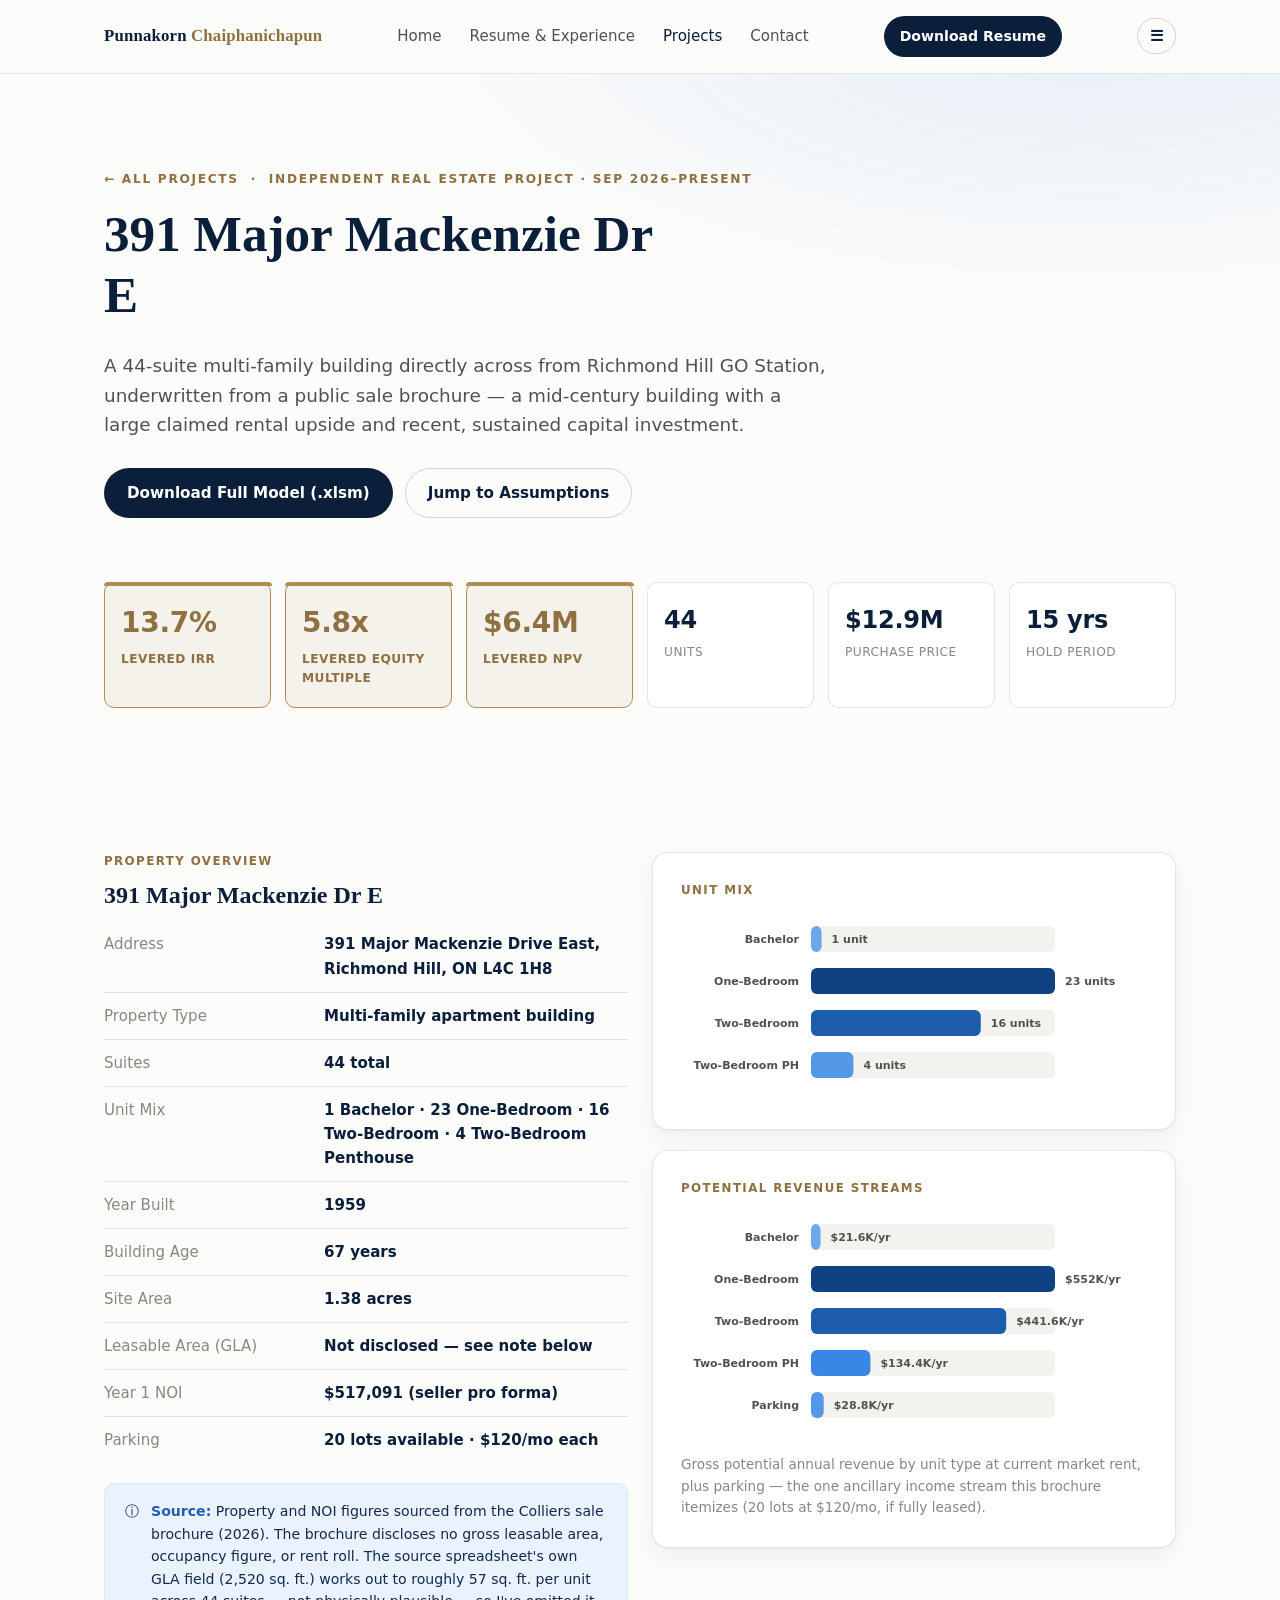
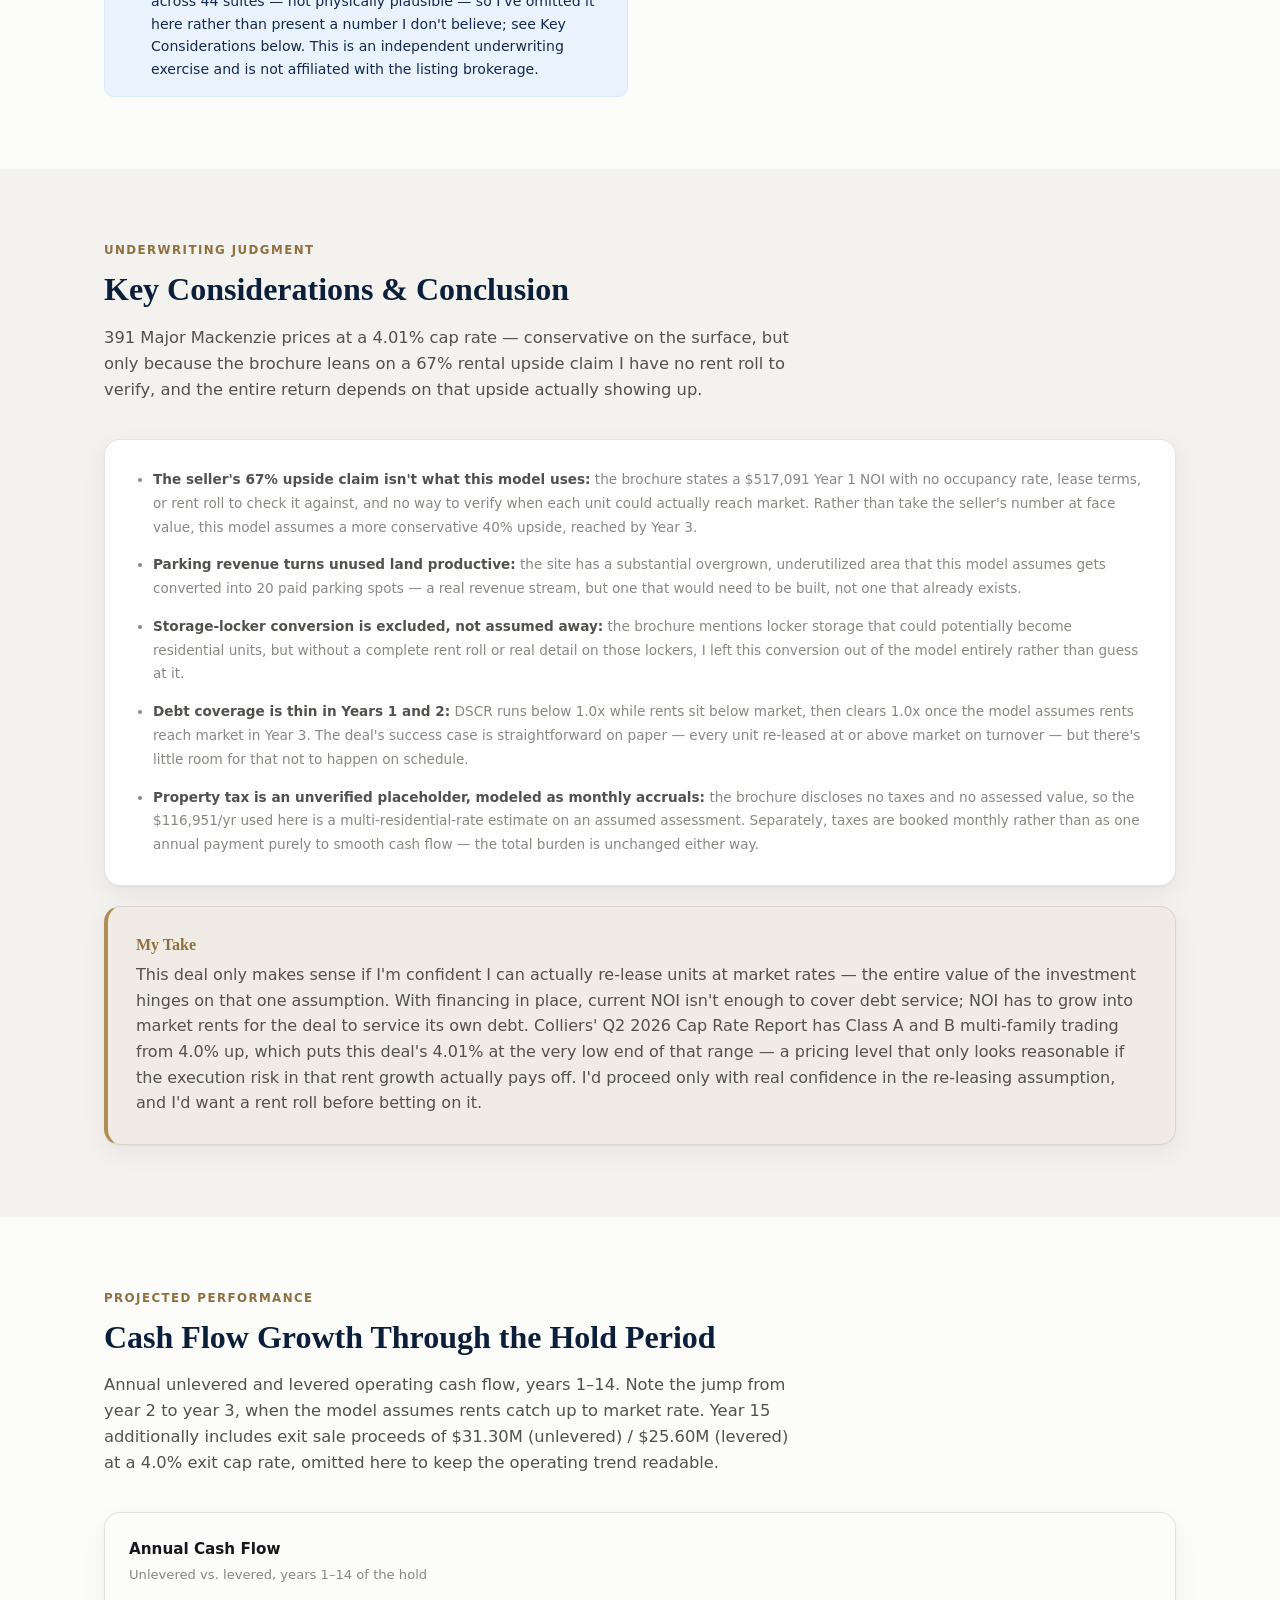
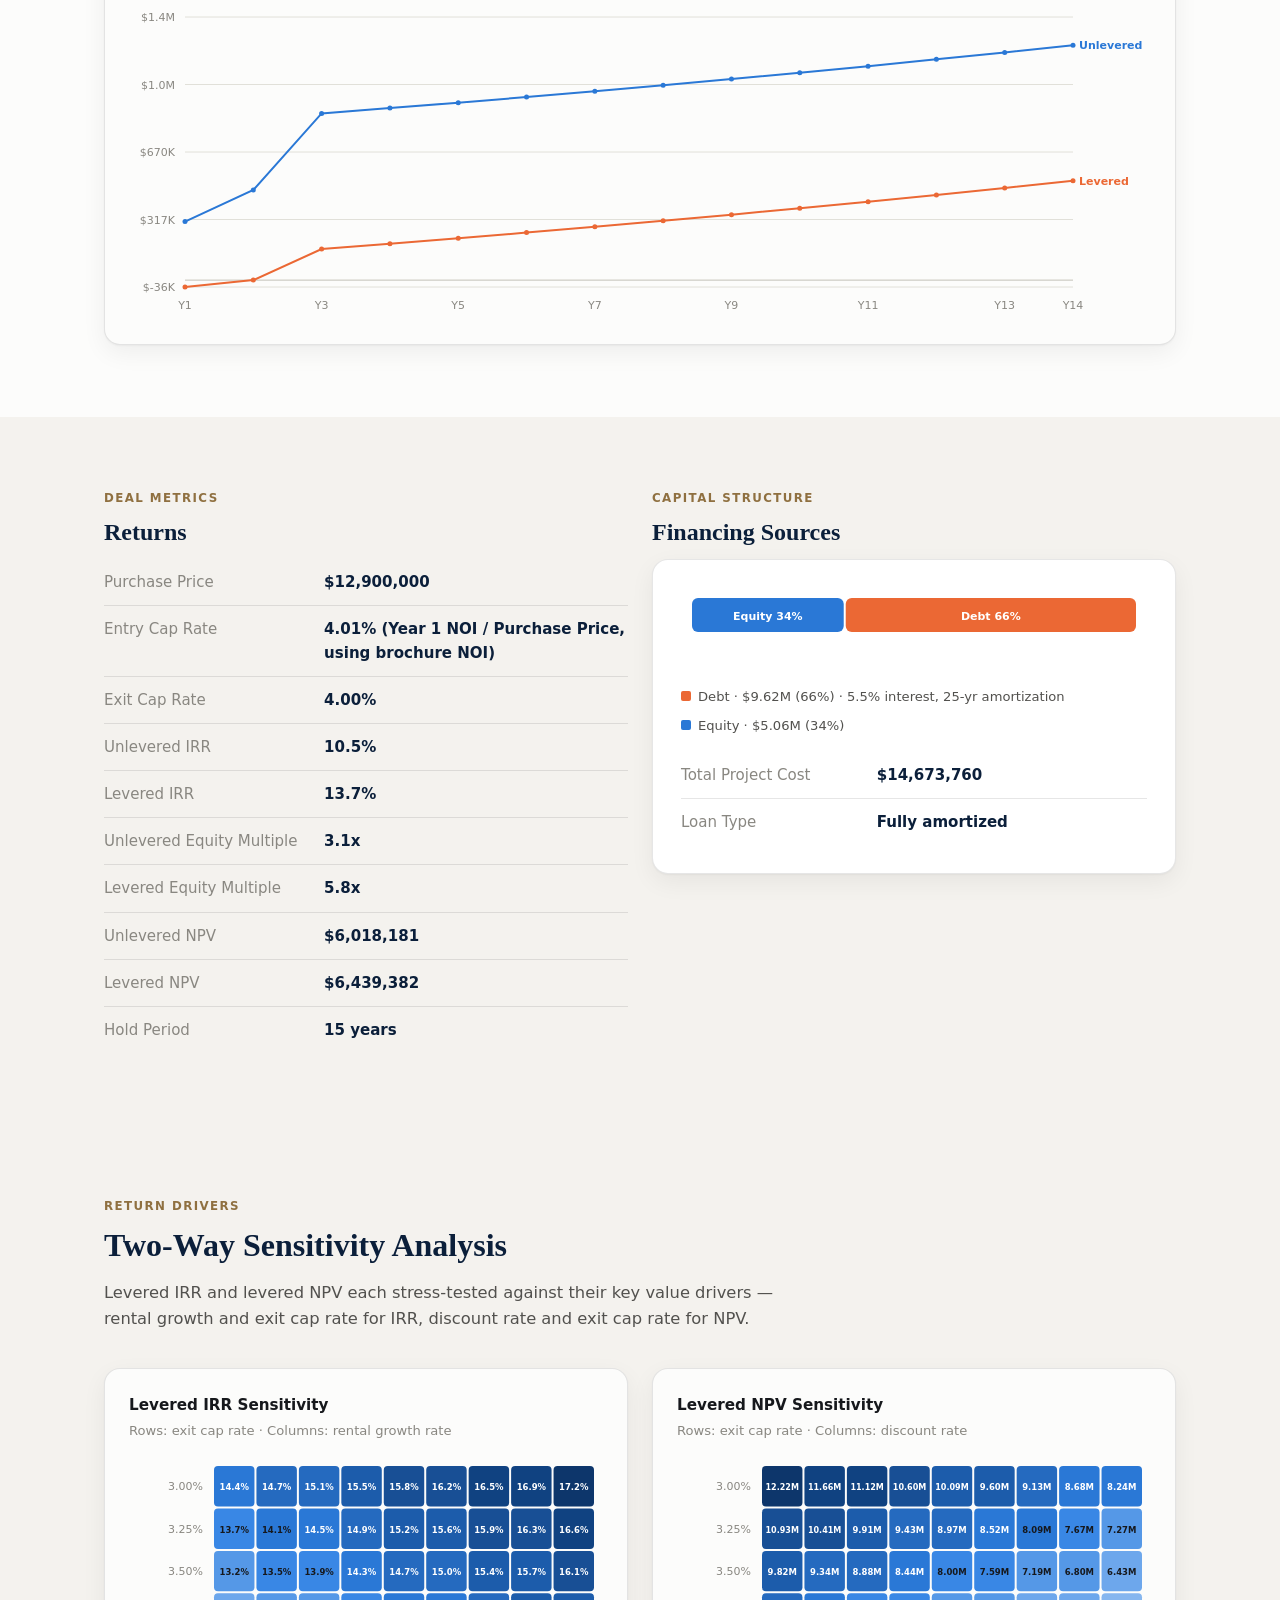
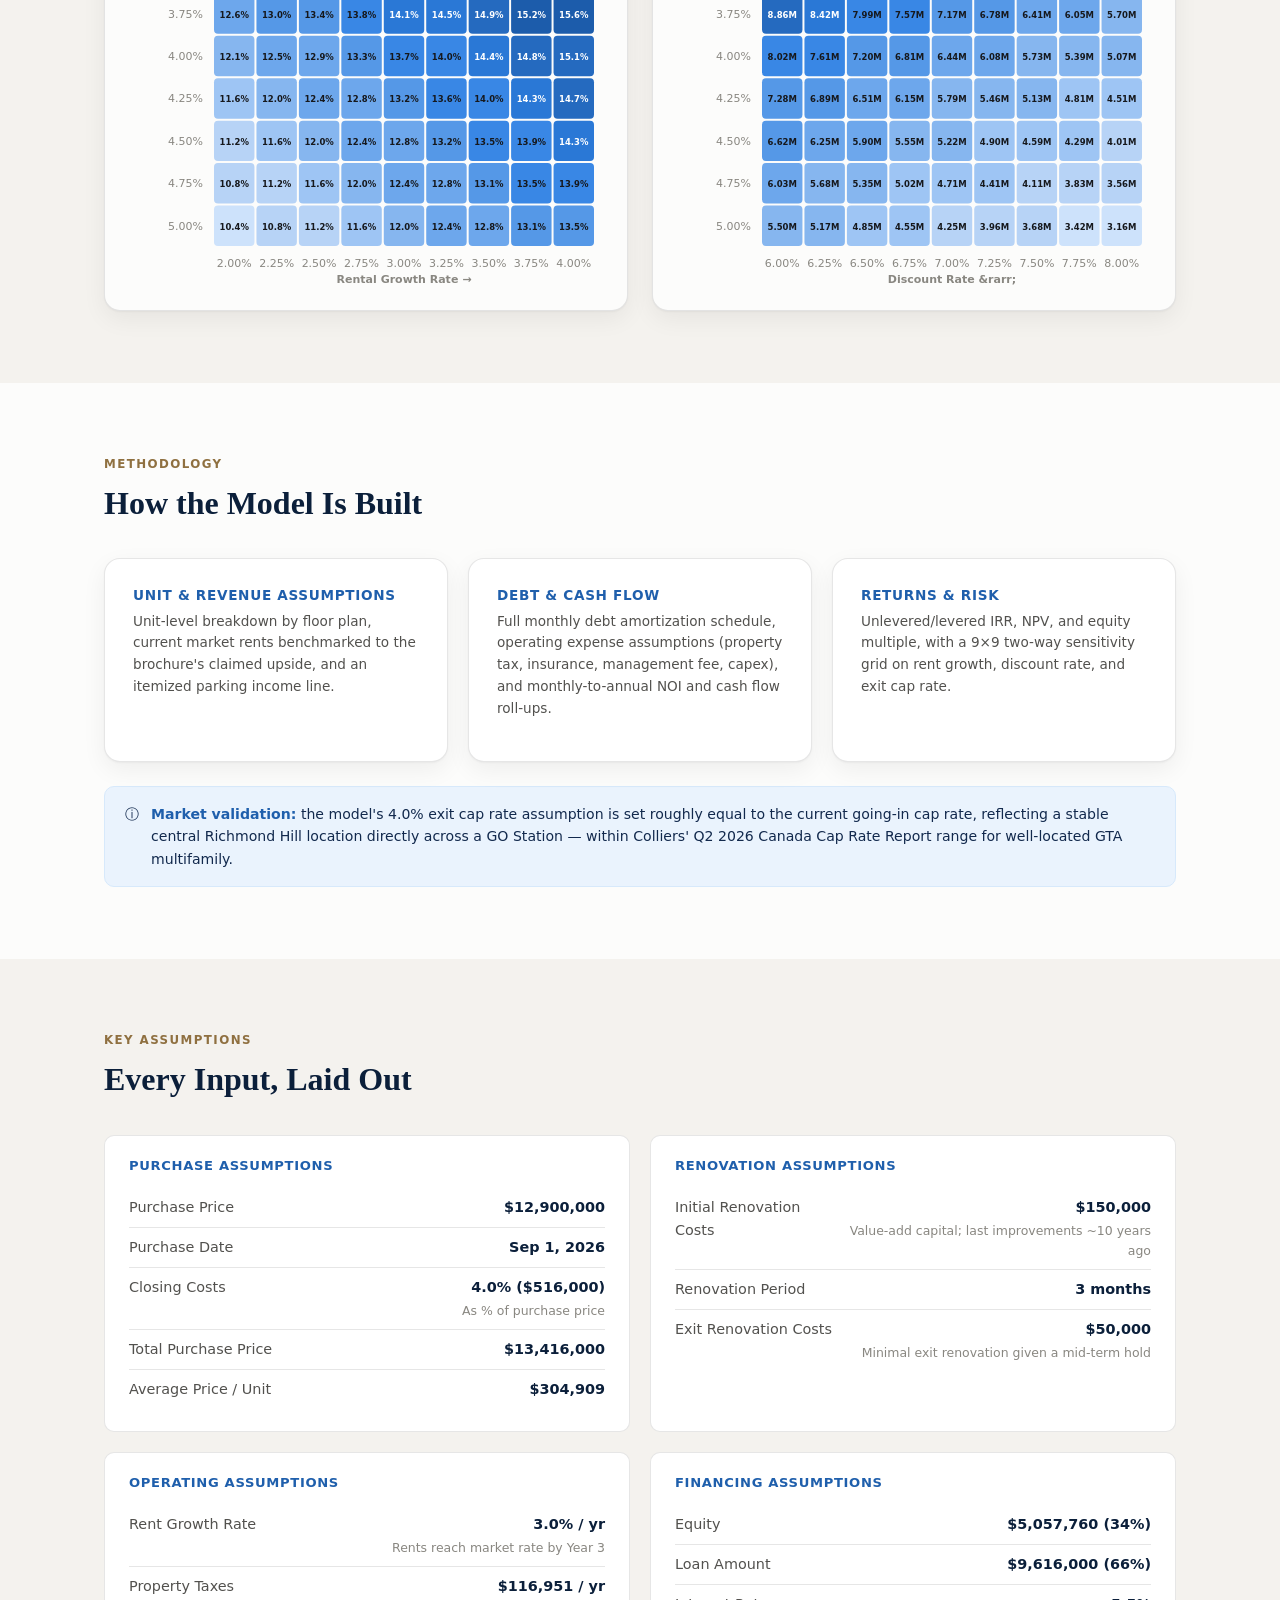
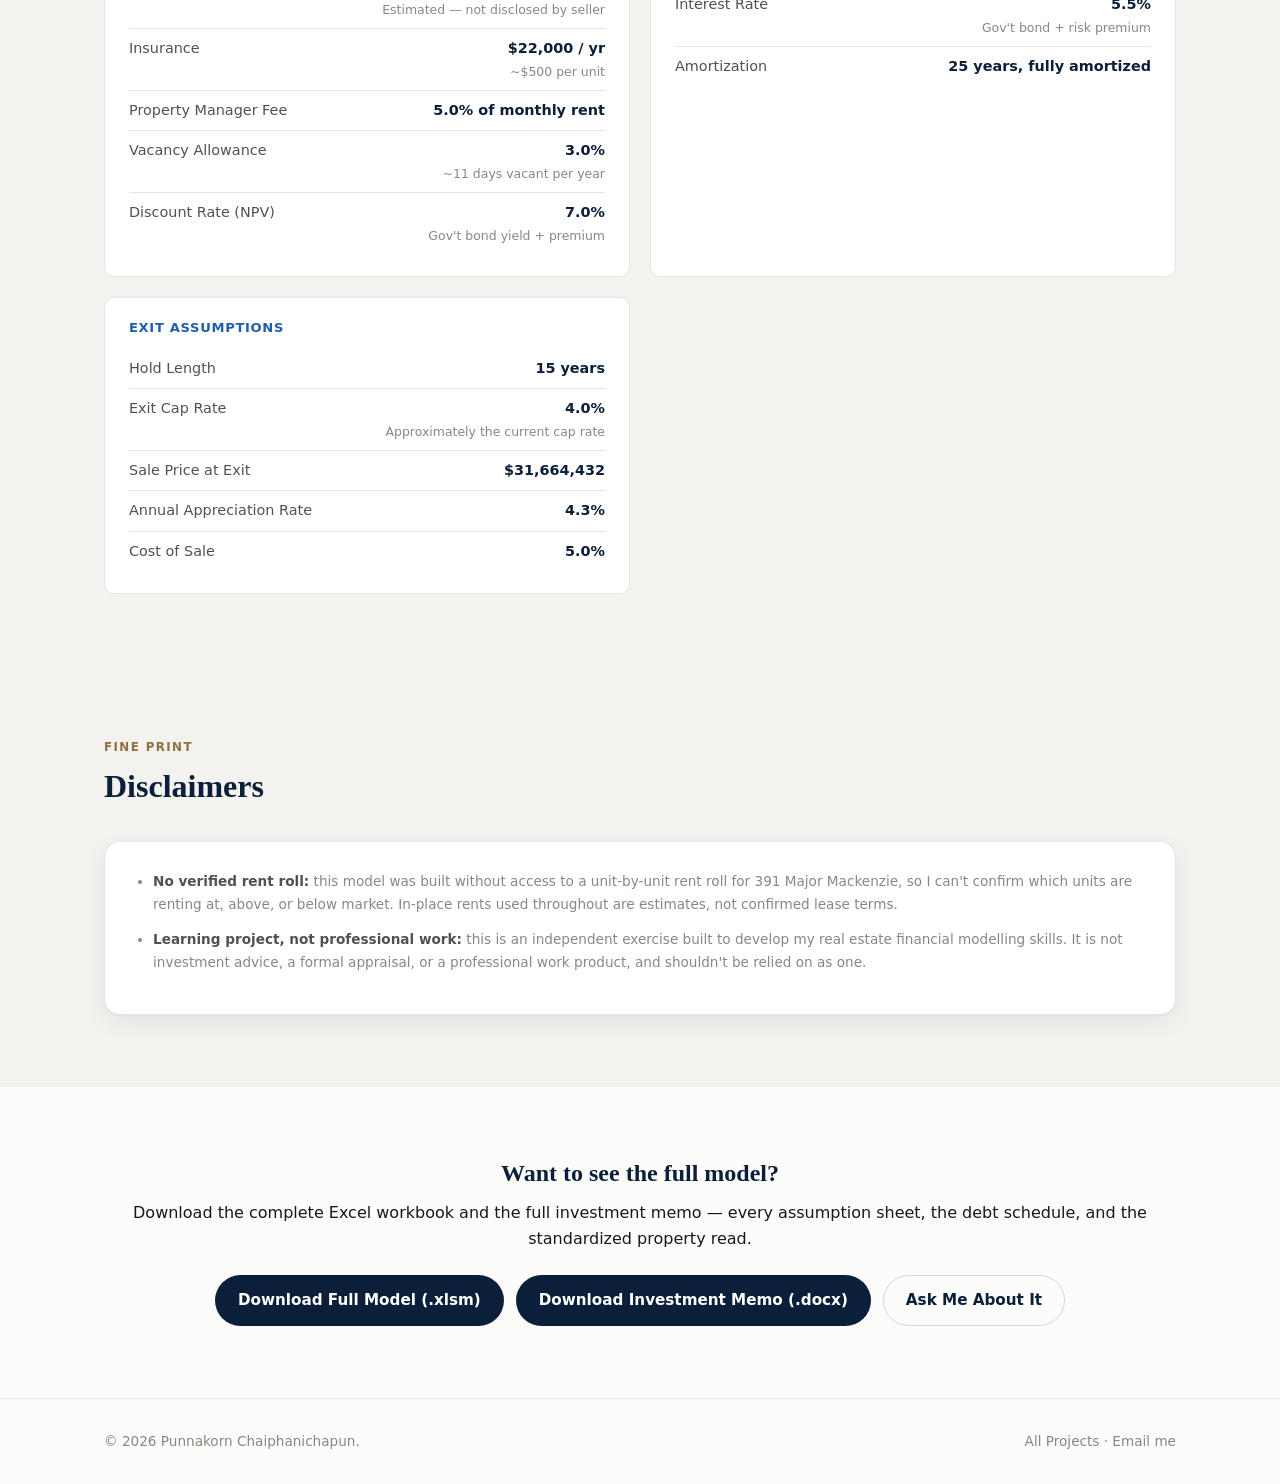
<file: major-mackenzie-dr-e.html>
<!DOCTYPE html>
<html lang="en">
<head>
<meta charset="UTF-8">
<meta name="viewport" content="width=device-width, initial-scale=1.0">
<title>391 Major Mackenzie Dr E | Punnakorn Chaiphanichapun</title>
<meta name="description" content="Multi-family acquisition underwriting model for 391 Major Mackenzie Dr E, 44 units in Richmond Hill — built by Punnakorn Chaiphanichapun.">
<link rel="icon" href="data:image/svg+xml,%3Csvg xmlns=%27http://www.w3.org/2000/svg%27 viewBox=%270 0 100 100%27%3E%3Crect width=%27100%27 height=%27100%27 rx=%2718%27 fill=%27%230b1f3a%27/%3E%3Ctext x=%2750%27 y=%2766%27 font-size=%2758%27 font-family=%27Georgia,serif%27 fill=%27%23fff%27 text-anchor=%27middle%27%3EP%3C/text%3E%3C/svg%3E">
<link rel="stylesheet" href="styles.css">
</head>
<body>

<nav class="site-nav">
  <div class="nav-inner">
    <a href="index.html" class="nav-brand">Punnakorn <span>Chaiphanichapun</span></a>
    <ul class="nav-links">
      <li><a href="index.html">Home</a></li>
      <li><a href="index.html#resume">Resume &amp; Experience</a></li>
      <li><a href="projects.html" class="active">Projects</a></li>
      <li><a href="index.html#about">Contact</a></li>
    </ul>
    <a class="nav-cta" href="Punnakorn_Chaiphanichapun_Resume.pdf" download><span class="nav-cta-full">Download Resume</span><span class="nav-cta-short">Resume</span></a>
    <button class="nav-toggle btn btn-outline" aria-label="Toggle navigation" aria-expanded="false" style="padding:8px 12px;">&#9776;</button>
  </div>
</nav>

<header class="hero">
  <div class="wrap">
    <div class="hero-eyebrow">
      <a href="projects.html" style="color:var(--bronze-dark);">&larr; All Projects</a>
      &nbsp;&middot;&nbsp; Independent Real Estate Project &middot; Sep 2026&ndash;Present
    </div>
    <h1>391 Major Mackenzie Dr E</h1>
    <p class="hero-sub">
      A 44-suite multi-family building directly across from Richmond Hill GO Station, underwritten from a
      public sale brochure &mdash; a mid-century building with a large claimed rental upside and recent,
      sustained capital investment.
    </p>
    <div class="btn-row">
      <a class="btn btn-primary" href="Major_Mackenzie_Dr_E_Acquisition_Model.xlsm" download>Download Full Model (.xlsm)</a>
      <a class="btn btn-outline" href="#assumptions">Jump to Assumptions</a>
    </div>
  </div>
</header>

<!-- KPI row -->
<section style="padding-top:0;">
  <div class="wrap">
    <div class="kpi-row">
      <div class="kpi-tile kpi-tile-primary">
        <div class="kpi-value">13.7%</div>
        <div class="kpi-label">Levered IRR</div>
      </div>
      <div class="kpi-tile kpi-tile-primary">
        <div class="kpi-value">5.8x</div>
        <div class="kpi-label">Levered Equity Multiple</div>
      </div>
      <div class="kpi-tile kpi-tile-primary">
        <div class="kpi-value">$6.4M</div>
        <div class="kpi-label">Levered NPV</div>
      </div>
      <div class="kpi-tile">
        <div class="kpi-value">44</div>
        <div class="kpi-label">Units</div>
      </div>
      <div class="kpi-tile">
        <div class="kpi-value">$12.9M</div>
        <div class="kpi-label">Purchase Price</div>
      </div>
      <div class="kpi-tile">
        <div class="kpi-value">15 yrs</div>
        <div class="kpi-label">Hold Period</div>
      </div>
    </div>
  </div>
</section>

<!-- Property Overview -->
<section>
  <div class="wrap grid-2">
    <div>
      <div class="section-kicker">Property Overview</div>
      <h2 class="mt-0">391 Major Mackenzie Dr E</h2>
      <table class="overview-table">
        <tr><td>Address</td><td>391 Major Mackenzie Drive East, Richmond Hill, ON L4C 1H8</td></tr>
        <tr><td>Property Type</td><td>Multi-family apartment building</td></tr>
        <tr><td>Suites</td><td>44 total</td></tr>
        <tr><td>Unit Mix</td><td>1 Bachelor &middot; 23 One-Bedroom &middot; 16 Two-Bedroom &middot; 4 Two-Bedroom Penthouse</td></tr>
        <tr><td>Year Built</td><td>1959</td></tr>
        <tr><td>Building Age</td><td>67 years</td></tr>
        <tr><td>Site Area</td><td>1.38 acres</td></tr>
        <tr><td>Leasable Area (GLA)</td><td>Not disclosed &mdash; see note below</td></tr>
        <tr><td>Year 1 NOI</td><td>$517,091 (seller pro forma)</td></tr>
        <tr><td>Parking</td><td>20 lots available &middot; $120/mo each</td></tr>
      </table>
      <div class="source-note" style="margin-top:20px;">
        <span>&#9432;</span>
        <span><strong>Source:</strong> Property and NOI figures sourced from the Colliers sale brochure (2026). The brochure discloses no gross leasable area, occupancy figure, or rent roll. The source spreadsheet's own GLA field (2,520 sq. ft.) works out to roughly 57 sq. ft. per unit across 44 suites &mdash; not physically plausible &mdash; so I've omitted it here rather than present a number I don't believe; see Key Considerations below. This is an independent underwriting exercise and is not affiliated with the listing brokerage.</span>
      </div>
    </div>
    <div>
      <div class="card">
        <div class="section-kicker">Unit Mix</div>
        <div id="chart-units" class="chart-wrap"></div>
      </div>
      <div class="card" style="margin-top:20px;">
        <div class="section-kicker">Potential Revenue Streams</div>
        <div id="chart-revenue" class="chart-wrap"></div>
        <p class="small" style="color:var(--ink-muted); margin-top:12px; margin-bottom:0;">Gross potential annual revenue by unit type at current market rent, plus parking &mdash; the one ancillary income stream this brochure itemizes (20 lots at $120/mo, if fully leased).</p>
      </div>
    </div>
  </div>
</section>

<!-- Key Considerations & Conclusion -->
<section class="section-alt">
  <div class="wrap">
    <div class="section-head">
      <div class="section-kicker">Underwriting Judgment</div>
      <h2>Key Considerations &amp; Conclusion</h2>
      <p class="lead">391 Major Mackenzie prices at a 4.01% cap rate &mdash; conservative on the surface, but only because the brochure leans on a 67% rental upside claim I have no rent roll to verify, and the entire return depends on that upside actually showing up.</p>
    </div>
    <div class="card">
      <ul class="small text-muted" style="margin:0; padding-left:20px; line-height:1.75;">
        <li style="margin-bottom:14px;"><strong style="color:var(--ink-secondary);">The seller's 67% upside claim isn't what this model uses:</strong> the brochure states a $517,091 Year 1 NOI with no occupancy rate, lease terms, or rent roll to check it against, and no way to verify when each unit could actually reach market. Rather than take the seller's number at face value, this model assumes a more conservative 40% upside, reached by Year 3.</li>
        <li style="margin-bottom:14px;"><strong style="color:var(--ink-secondary);">Parking revenue turns unused land productive:</strong> the site has a substantial overgrown, underutilized area that this model assumes gets converted into 20 paid parking spots &mdash; a real revenue stream, but one that would need to be built, not one that already exists.</li>
        <li style="margin-bottom:14px;"><strong style="color:var(--ink-secondary);">Storage-locker conversion is excluded, not assumed away:</strong> the brochure mentions locker storage that could potentially become residential units, but without a complete rent roll or real detail on those lockers, I left this conversion out of the model entirely rather than guess at it.</li>
        <li style="margin-bottom:14px;"><strong style="color:var(--ink-secondary);">Debt coverage is thin in Years 1 and 2:</strong> DSCR runs below 1.0x while rents sit below market, then clears 1.0x once the model assumes rents reach market in Year 3. The deal's success case is straightforward on paper &mdash; every unit re-leased at or above market on turnover &mdash; but there's little room for that not to happen on schedule.</li>
        <li><strong style="color:var(--ink-secondary);">Property tax is an unverified placeholder, modeled as monthly accruals:</strong> the brochure discloses no taxes and no assessed value, so the $116,951/yr used here is a multi-residential-rate estimate on an assumed assessment. Separately, taxes are booked monthly rather than as one annual payment purely to smooth cash flow &mdash; the total burden is unchanged either way.</li>
      </ul>
    </div>
    <div class="card" style="margin-top:20px; border-left:4px solid var(--bronze); background:rgba(176,141,87,0.06);">
      <h4 style="margin-top:0; color:var(--bronze-dark);">My Take</h4>
      <p style="color:var(--ink-secondary); margin-bottom:0;">This deal only makes sense if I'm confident I can actually re-lease units at market rates &mdash; the entire value of the investment hinges on that one assumption. With financing in place, current NOI isn't enough to cover debt service; NOI has to grow into market rents for the deal to service its own debt. Colliers' Q2 2026 Cap Rate Report has Class A and B multi-family trading from 4.0% up, which puts this deal's 4.01% at the very low end of that range &mdash; a pricing level that only looks reasonable if the execution risk in that rent growth actually pays off. I'd proceed only with real confidence in the re-leasing assumption, and I'd want a rent roll before betting on it.</p>
    </div>
  </div>
</section>

<!-- Cash flow chart -->
<section>
  <div class="wrap">
    <div class="section-head">
      <div class="section-kicker">Projected Performance</div>
      <h2>Cash Flow Growth Through the Hold Period</h2>
      <p class="lead">Annual unlevered and levered operating cash flow, years 1&ndash;14. Note the jump from year 2 to year 3, when the model assumes rents catch up to market rate. Year 15 additionally includes exit sale proceeds of $31.30M (unlevered) / $25.60M (levered) at a 4.0% exit cap rate, omitted here to keep the operating trend readable.</p>
    </div>
    <div class="chart-card">
      <div class="chart-title">Annual Cash Flow</div>
      <div class="chart-subtitle">Unlevered vs. levered, years 1&ndash;14 of the hold</div>
      <div id="chart-cashflow" class="chart-wrap"></div>
    </div>
  </div>
</section>

<!-- Deal metrics + capital structure -->
<section class="section-alt">
  <div class="wrap grid-2">
    <div>
      <div class="section-kicker">Deal Metrics</div>
      <h2 class="mt-0">Returns</h2>
      <table class="overview-table">
        <tr><td>Purchase Price</td><td>$12,900,000</td></tr>
        <tr><td>Entry Cap Rate</td><td>4.01% (Year 1 NOI / Purchase Price, using brochure NOI)</td></tr>
        <tr><td>Exit Cap Rate</td><td>4.00%</td></tr>
        <tr><td>Unlevered IRR</td><td>10.5%</td></tr>
        <tr><td>Levered IRR</td><td>13.7%</td></tr>
        <tr><td>Unlevered Equity Multiple</td><td>3.1x</td></tr>
        <tr><td>Levered Equity Multiple</td><td>5.8x</td></tr>
        <tr><td>Unlevered NPV</td><td>$6,018,181</td></tr>
        <tr><td>Levered NPV</td><td>$6,439,382</td></tr>
        <tr><td>Hold Period</td><td>15 years</td></tr>
      </table>
    </div>
    <div>
      <div class="section-kicker">Capital Structure</div>
      <h2 class="mt-0">Financing Sources</h2>
      <div class="card">
        <div id="chart-capstack"></div>
        <div class="chart-legend" style="margin-top:16px;">
          <div class="legend-item"><span class="legend-swatch" style="background:var(--series-2);"></span>Debt &middot; $9.62M (66%) &middot; 5.5% interest, 25-yr amortization</div>
        </div>
        <div class="chart-legend">
          <div class="legend-item"><span class="legend-swatch" style="background:var(--series-1);"></span>Equity &middot; $5.06M (34%)</div>
        </div>
        <table class="overview-table" style="margin-top:16px;">
          <tr><td>Total Project Cost</td><td>$14,673,760</td></tr>
          <tr><td>Loan Type</td><td>Fully amortized</td></tr>
        </table>
      </div>
    </div>
  </div>
</section>

<!-- Sensitivity heatmap -->
<section class="section-alt">
  <div class="wrap">
    <div class="section-head">
      <div class="section-kicker">Return Drivers</div>
      <h2>Two-Way Sensitivity Analysis</h2>
      <p class="lead">Levered IRR and levered NPV each stress-tested against their key value drivers &mdash; rental growth and exit cap rate for IRR, discount rate and exit cap rate for NPV.</p>
    </div>
    <div class="grid-2">
      <div class="chart-card">
        <div class="chart-title">Levered IRR Sensitivity</div>
        <div class="chart-subtitle">Rows: exit cap rate &middot; Columns: rental growth rate</div>
        <div id="chart-heatmap" class="chart-wrap"></div>
      </div>
      <div class="chart-card">
        <div class="chart-title">Levered NPV Sensitivity</div>
        <div class="chart-subtitle">Rows: exit cap rate &middot; Columns: discount rate</div>
        <div id="chart-heatmap-npv" class="chart-wrap"></div>
      </div>
    </div>
  </div>
</section>

<!-- Methodology -->
<section>
  <div class="wrap">
    <div class="section-head">
      <div class="section-kicker">Methodology</div>
      <h2>How the Model Is Built</h2>
    </div>
    <div class="grid-3" style="margin-bottom:24px;">
      <div class="card">
        <h4 style="font-family:system-ui, sans-serif; text-transform:uppercase; font-size:0.85rem; letter-spacing:0.05em; color:var(--sky-dark);">Unit &amp; Revenue Assumptions</h4>
        <p class="small" style="color:var(--ink-secondary);">Unit-level breakdown by floor plan, current market rents benchmarked to the brochure's claimed upside, and an itemized parking income line.</p>
      </div>
      <div class="card">
        <h4 style="font-family:system-ui, sans-serif; text-transform:uppercase; font-size:0.85rem; letter-spacing:0.05em; color:var(--sky-dark);">Debt &amp; Cash Flow</h4>
        <p class="small" style="color:var(--ink-secondary);">Full monthly debt amortization schedule, operating expense assumptions (property tax, insurance, management fee, capex), and monthly-to-annual NOI and cash flow roll-ups.</p>
      </div>
      <div class="card">
        <h4 style="font-family:system-ui, sans-serif; text-transform:uppercase; font-size:0.85rem; letter-spacing:0.05em; color:var(--sky-dark);">Returns &amp; Risk</h4>
        <p class="small" style="color:var(--ink-secondary);">Unlevered/levered IRR, NPV, and equity multiple, with a 9&times;9 two-way sensitivity grid on rent growth, discount rate, and exit cap rate.</p>
      </div>
    </div>
    <div class="source-note">
      <span>&#9432;</span>
      <span><strong>Market validation:</strong> the model's 4.0% exit cap rate assumption is set roughly equal to the current going-in cap rate, reflecting a stable central Richmond Hill location directly across a GO Station &mdash; within Colliers' Q2 2026 Canada Cap Rate Report range for well-located GTA multifamily.</span>
    </div>
  </div>
</section>

<!-- Key Assumptions -->
<section id="assumptions" class="section-alt">
  <div class="wrap">
    <div class="section-head">
      <div class="section-kicker">Key Assumptions</div>
      <h2>Every Input, Laid Out</h2>
    </div>
    <div class="assumption-grid">
      <div class="assumption-group">
        <h4>Purchase Assumptions</h4>
        <div class="assumption-row"><span class="k">Purchase Price</span><span class="v">$12,900,000</span></div>
        <div class="assumption-row"><span class="k">Purchase Date</span><span class="v">Sep 1, 2026</span></div>
        <div class="assumption-row"><span class="k">Closing Costs</span><span class="v">4.0% ($516,000)<span class="note">As % of purchase price</span></span></div>
        <div class="assumption-row"><span class="k">Total Purchase Price</span><span class="v">$13,416,000</span></div>
        <div class="assumption-row"><span class="k">Average Price / Unit</span><span class="v">$304,909</span></div>
      </div>
      <div class="assumption-group">
        <h4>Renovation Assumptions</h4>
        <div class="assumption-row"><span class="k">Initial Renovation Costs</span><span class="v">$150,000<span class="note">Value-add capital; last improvements ~10 years ago</span></span></div>
        <div class="assumption-row"><span class="k">Renovation Period</span><span class="v">3 months</span></div>
        <div class="assumption-row"><span class="k">Exit Renovation Costs</span><span class="v">$50,000<span class="note">Minimal exit renovation given a mid-term hold</span></span></div>
      </div>
      <div class="assumption-group">
        <h4>Operating Assumptions</h4>
        <div class="assumption-row"><span class="k">Rent Growth Rate</span><span class="v">3.0% / yr<span class="note">Rents reach market rate by Year 3</span></span></div>
        <div class="assumption-row"><span class="k">Property Taxes</span><span class="v">$116,951 / yr<span class="note">Estimated &mdash; not disclosed by seller</span></span></div>
        <div class="assumption-row"><span class="k">Insurance</span><span class="v">$22,000 / yr<span class="note">~$500 per unit</span></span></div>
        <div class="assumption-row"><span class="k">Property Manager Fee</span><span class="v">5.0% of monthly rent</span></div>
        <div class="assumption-row"><span class="k">Vacancy Allowance</span><span class="v">3.0%<span class="note">~11 days vacant per year</span></span></div>
        <div class="assumption-row"><span class="k">Discount Rate (NPV)</span><span class="v">7.0%<span class="note">Gov't bond yield + premium</span></span></div>
      </div>
      <div class="assumption-group">
        <h4>Financing Assumptions</h4>
        <div class="assumption-row"><span class="k">Equity</span><span class="v">$5,057,760 (34%)</span></div>
        <div class="assumption-row"><span class="k">Loan Amount</span><span class="v">$9,616,000 (66%)</span></div>
        <div class="assumption-row"><span class="k">Interest Rate</span><span class="v">5.5%<span class="note">Gov't bond + risk premium</span></span></div>
        <div class="assumption-row"><span class="k">Amortization</span><span class="v">25 years, fully amortized</span></div>
      </div>
      <div class="assumption-group">
        <h4>Exit Assumptions</h4>
        <div class="assumption-row"><span class="k">Hold Length</span><span class="v">15 years</span></div>
        <div class="assumption-row"><span class="k">Exit Cap Rate</span><span class="v">4.0%<span class="note">Approximately the current cap rate</span></span></div>
        <div class="assumption-row"><span class="k">Sale Price at Exit</span><span class="v">$31,664,432</span></div>
        <div class="assumption-row"><span class="k">Annual Appreciation Rate</span><span class="v">4.3%</span></div>
        <div class="assumption-row"><span class="k">Cost of Sale</span><span class="v">5.0%</span></div>
      </div>
    </div>
  </div>
</section>

<!-- Disclaimers -->
<section class="section-alt">
  <div class="wrap">
    <div class="section-head">
      <div class="section-kicker">Fine Print</div>
      <h2>Disclaimers</h2>
    </div>
    <div class="card">
      <ul class="small text-muted" style="margin:0; padding-left:20px; line-height:1.7;">
        <li style="margin-bottom:12px;">
          <strong style="color:var(--ink-secondary);">No verified rent roll:</strong> this model was built without
          access to a unit-by-unit rent roll for 391 Major Mackenzie, so I can't confirm which units are renting
          at, above, or below market. In-place rents used throughout are estimates, not confirmed lease terms.
        </li>
        <li style="margin-bottom:12px;">
          <strong style="color:var(--ink-secondary);">Learning project, not professional work:</strong> this is an
          independent exercise built to develop my real estate financial modelling skills. It is not investment advice,
          a formal appraisal, or a professional work product, and shouldn't be relied on as one.
        </li>
      </ul>
    </div>
  </div>
</section>

<!-- CTA / Downloads -->
<section class="center">
  <div class="wrap">
    <h2>Want to see the full model?</h2>
    <p class="lead" style="margin:0 auto 24px;">Download the complete Excel workbook and the full investment memo &mdash; every assumption sheet, the debt schedule, and the standardized property read.</p>
    <div class="btn-row" style="justify-content:center;">
      <a class="btn btn-primary" href="Major_Mackenzie_Dr_E_Acquisition_Model.xlsm" download>Download Full Model (.xlsm)</a>
      <a class="btn btn-primary" href="Major_Mackenzie_Dr_E_Investment_Memo.docx" download>Download Investment Memo (.docx)</a>
      <a class="btn btn-outline" href="mailto:ninja.chaipun@gmail.com">Ask Me About It</a>
    </div>
  </div>
</section>

<footer class="site-footer">
  <div class="wrap" style="display:flex; justify-content:space-between; flex-wrap:wrap; gap:12px; width:100%;">
    <span>&copy; 2026 Punnakorn Chaiphanichapun.</span>
    <span><a href="projects.html">All Projects</a> &middot; <a href="mailto:ninja.chaipun@gmail.com">Email me</a></span>
  </div>
</footer>

<script src="main.js"></script>
<script>
  const cashflowYears = Array.from({length: 14}, (_, i) => 'Y' + (i + 1));
  const unlevered = [306029,471187,871238,898916,927456,956885,987232,1018523,1050788,1084057,1118361,1153732,1190202,1227806];
  const levered =   [-35993,0,162630,190308,218848,248278,278624,309915,342180,375449,409753,445124,481594,519198];

  drawLineChart('chart-cashflow', {
    categories: cashflowYears,
    yFormat: (v) => fmtMoney(v, {decimals: 1}),
    series: [
      { name: 'Unlevered', values: unlevered, color: '#2a78d6' },
      { name: 'Levered', values: levered, color: '#eb6834' }
    ]
  });

  drawHeatmap('chart-heatmap', {
    rowLabels: ['3.00%','3.25%','3.50%','3.75%','4.00%','4.25%','4.50%','4.75%','5.00%'],
    colLabels: ['2.00%','2.25%','2.50%','2.75%','3.00%','3.25%','3.50%','3.75%','4.00%'],
    values: [
      [0.1436,0.1473,0.1510,0.1547,0.1583,0.1618,0.1653,0.1688,0.1722],
      [0.1374,0.1412,0.1449,0.1486,0.1522,0.1558,0.1593,0.1628,0.1663],
      [0.1316,0.1354,0.1392,0.1430,0.1466,0.1503,0.1538,0.1574,0.1609],
      [0.1262,0.1301,0.1339,0.1377,0.1415,0.1451,0.1487,0.1523,0.1558],
      [0.1211,0.1251,0.1290,0.1328,0.1366,0.1403,0.1440,0.1476,0.1511],
      [0.1164,0.1204,0.1244,0.1282,0.1321,0.1358,0.1395,0.1432,0.1467],
      [0.1119,0.1160,0.1200,0.1239,0.1278,0.1316,0.1353,0.1390,0.1426],
      [0.1076,0.1118,0.1158,0.1198,0.1237,0.1276,0.1313,0.1351,0.1387],
      [0.1036,0.1078,0.1119,0.1159,0.1199,0.1238,0.1276,0.1313,0.1350]
    ]
  });

  drawHeatmap('chart-heatmap-npv', {
    rowLabels: ['3.00%','3.25%','3.50%','3.75%','4.00%','4.25%','4.50%','4.75%','5.00%'],
    colLabels: ['6.00%','6.25%','6.50%','6.75%','7.00%','7.25%','7.50%','7.75%','8.00%'],
    rowMetricLabel: 'Exit Cap',
    colMetricLabel: 'Discount Rate',
    metricLabel: 'Levered NPV',
    colCaption: 'Discount Rate &rarr;',
    formatValue: (v) => '$' + (v / 1e6).toFixed(2) + 'M',
    formatCellLabel: (v) => (v / 1e6).toFixed(2) + 'M',
    values: [
      [12224954,11662061,11119317,10595948,10091212,9604396,9134817,8681820,8244775],
      [10932232,10414011,9914296,9432376,8967572,8519229,8086721,7669447,7266828],
      [9824184,9344253,8881420,8435029,8004452,7589086,7188353,6801698,6428588],
      [8863876,8417130,7986261,7570662,7169748,6782963,6409768,6049649,5702113],
      [8023606,7605898,7202997,6814340,6439382,6077604,5728505,5391607,5066448],
      [7282192,6890104,6511882,6146997,5794942,5455229,5127391,4810981,4505566],
      [6623157,6253843,5897558,5553804,5222106,4902007,4593068,4294869,4007005],
      [6033494,5684557,5347899,5023052,4709569,4407019,4114989,3833085,3560924],
      [5502797,5172199,4853206,4545375,4248285,3961529,3684718,3417479,3159451]
    ]
  });

  drawBarChart('chart-units', {
    data: [
      { label: 'Bachelor', value: 1, valueLabel: '1 unit', detail: '780 sq. ft. · $1,800/mo' },
      { label: 'One-Bedroom', value: 23, valueLabel: '23 units', detail: '780 sq. ft. · $2,000/mo' },
      { label: 'Two-Bedroom', value: 16, valueLabel: '16 units', detail: '920 sq. ft. · $2,300/mo' },
      { label: 'Two-Bedroom PH', value: 4, valueLabel: '4 units', detail: '1,200 sq. ft. · $2,800/mo' }
    ]
  });

  drawBarChart('chart-revenue', {
    data: [
      { label: 'Bachelor', value: 21600, valueLabel: '$21.6K/yr', detail: '1 unit · $1,800/mo · $21,600/yr' },
      { label: 'One-Bedroom', value: 552000, valueLabel: '$552K/yr', detail: '23 units · $2,000/mo each · $552,000/yr' },
      { label: 'Two-Bedroom', value: 441600, valueLabel: '$441.6K/yr', detail: '16 units · $2,300/mo each · $441,600/yr' },
      { label: 'Two-Bedroom PH', value: 134400, valueLabel: '$134.4K/yr', detail: '4 units · $2,800/mo each · $134,400/yr' },
      { label: 'Parking', value: 28800, valueLabel: '$28.8K/yr', detail: '20 lots · $120/mo each · $28,800/yr' }
    ]
  });

  drawStackedBar('chart-capstack', {
    segments: [
      { label: 'Equity', value: 5057760, color: '#2a78d6', detail: '$5.06M' },
      { label: 'Debt', value: 9616000, color: '#eb6834', detail: '$9.62M' }
    ]
  });
</script>
</body>
</html>
</file>
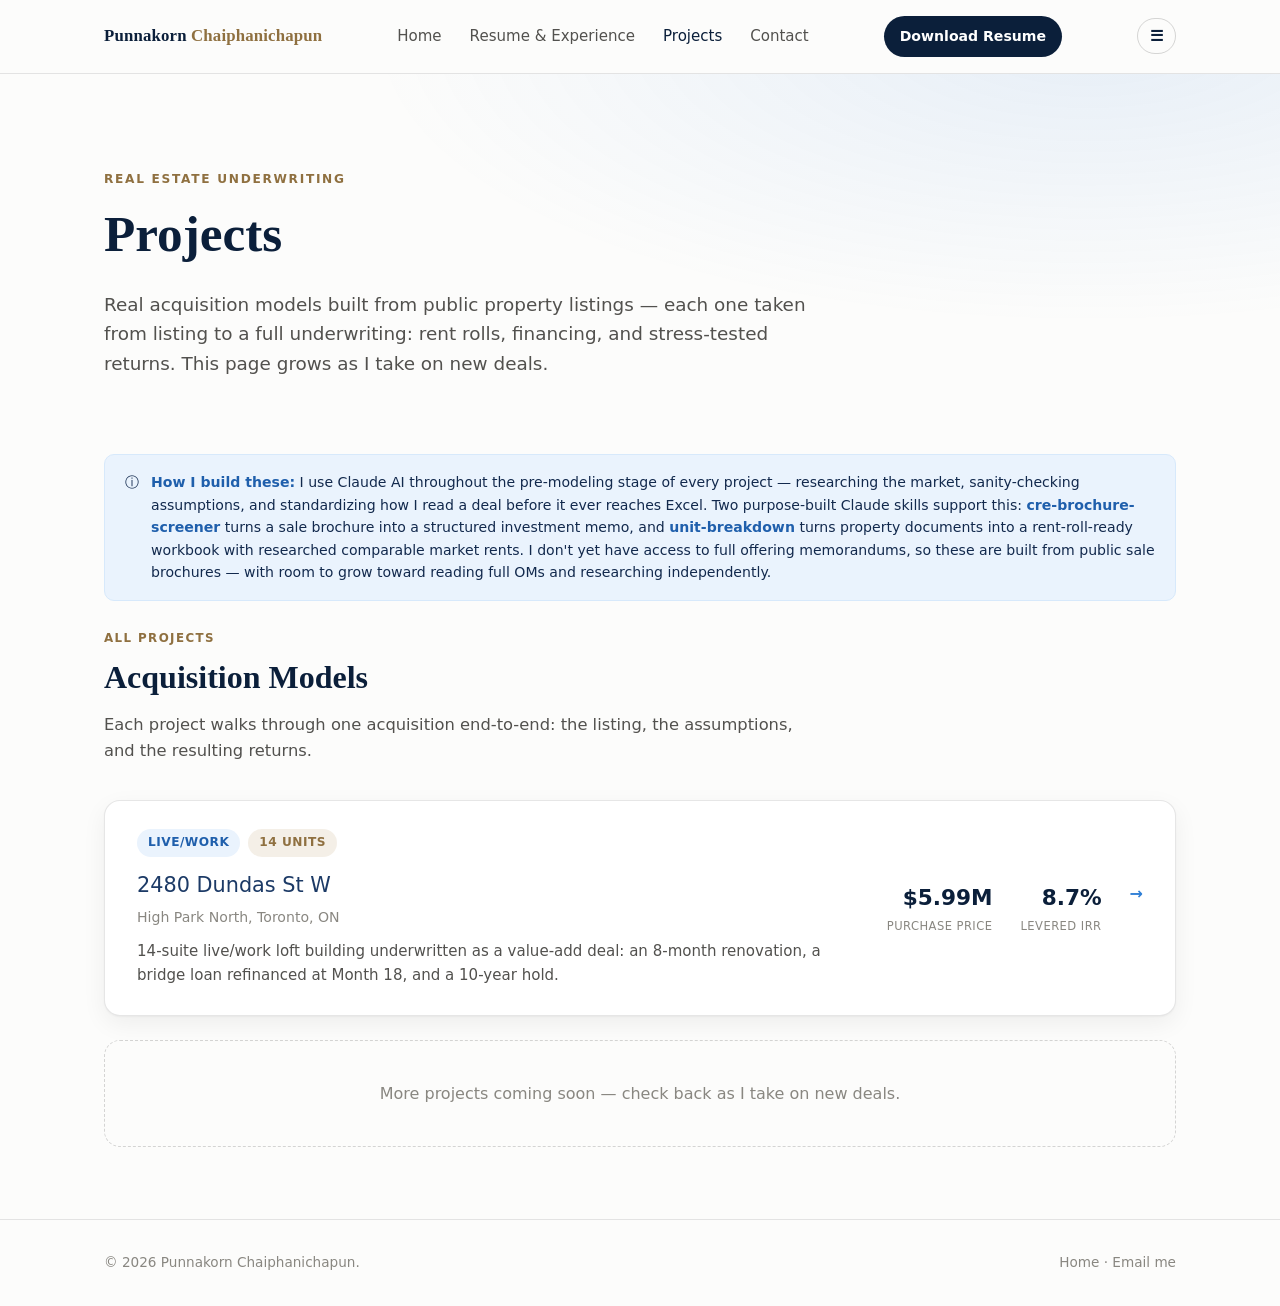
<file: projects.html>
<!DOCTYPE html>
<html lang="en">
<head>
<meta charset="UTF-8">
<meta name="viewport" content="width=device-width, initial-scale=1.0">
<title>Projects — Punnakorn Chaiphanichapun</title>
<meta name="description" content="Real estate acquisition and underwriting projects by Punnakorn Chaiphanichapun, built in Excel from public property listings.">
<link rel="icon" href="data:image/svg+xml,%3Csvg xmlns=%27http://www.w3.org/2000/svg%27 viewBox=%270 0 100 100%27%3E%3Crect width=%27100%27 height=%27100%27 rx=%2718%27 fill=%27%230b1f3a%27/%3E%3Ctext x=%2750%27 y=%2766%27 font-size=%2758%27 font-family=%27Georgia,serif%27 fill=%27%23fff%27 text-anchor=%27middle%27%3EP%3C/text%3E%3C/svg%3E">
<link rel="stylesheet" href="styles.css">
</head>
<body>

<nav class="site-nav">
  <div class="nav-inner">
    <a href="index.html" class="nav-brand">Punnakorn <span>Chaiphanichapun</span></a>
    <ul class="nav-links">
      <li><a href="index.html">Home</a></li>
      <li><a href="index.html#resume">Resume &amp; Experience</a></li>
      <li><a href="projects.html" class="active">Projects</a></li>
      <li><a href="index.html#about">Contact</a></li>
    </ul>
    <a class="nav-cta" href="Punnakorn_Chaiphanichapun_Resume.pdf" download><span class="nav-cta-full">Download Resume</span><span class="nav-cta-short">Resume</span></a>
    <button class="nav-toggle btn btn-outline" aria-label="Toggle navigation" aria-expanded="false" style="padding:8px 12px;">&#9776;</button>
  </div>
</nav>

<header class="hero" style="padding-bottom:48px;">
  <div class="wrap">
    <div class="hero-eyebrow">Real Estate Underwriting</div>
    <h1 style="max-width:20ch;">Projects</h1>
    <p class="hero-sub">
      Real acquisition models built from public property listings — each one taken from listing to a
      full underwriting: rent rolls, financing, and stress-tested returns. This page grows as I take on
      new deals.
    </p>
  </div>
</header>

<section style="padding-top:0;">
  <div class="wrap">

    <div class="source-note" style="margin-bottom:28px;">
      <span>&#9432;</span>
      <span>
        <strong>How I build these:</strong> I use Claude AI throughout the pre-modeling stage of every
        project — researching the market, sanity-checking assumptions, and standardizing how I read a
        deal before it ever reaches Excel. Two purpose-built Claude skills support this: <strong>cre-brochure-screener</strong>
        turns a sale brochure into a structured investment memo, and <strong>unit-breakdown</strong> turns
        property documents into a rent-roll-ready workbook with researched comparable market rents. I
        don't yet have access to full offering memorandums, so these are built from public sale brochures
        — with room to grow toward reading full OMs and researching independently.
      </span>
    </div>

    <div class="section-head">
      <div class="section-kicker">All Projects</div>
      <h2>Acquisition Models</h2>
      <p class="lead">
        Each project walks through one acquisition end-to-end: the listing, the assumptions, and the
        resulting returns.
      </p>
    </div>

    <a class="project-list-card" href="dundas-st-w.html">
      <div class="plc-inner">
        <div>
          <div class="plc-tags">
            <span class="tag">Live/Work</span>
            <span class="tag tag-bronze">14 Units</span>
          </div>
          <div class="plc-title">2480 Dundas St W</div>
          <div class="plc-address">High Park North, Toronto, ON</div>
          <p class="plc-desc">14-suite live/work loft building underwritten as a value-add deal: an 8-month renovation, a bridge loan refinanced at Month 18, and a 10-year hold.</p>
        </div>
        <div class="plc-stats">
          <div>
            <div class="plc-stat-value">$5.99M</div>
            <div class="plc-stat-label">Purchase Price</div>
          </div>
          <div>
            <div class="plc-stat-value">8.7%</div>
            <div class="plc-stat-label">Levered IRR</div>
          </div>
          <div class="plc-arrow">&rarr;</div>
        </div>
      </div>
    </a>

    <div class="project-list-empty">
      More projects coming soon — check back as I take on new deals.
    </div>

  </div>
</section>

<footer class="site-footer">
  <div class="wrap" style="display:flex; justify-content:space-between; flex-wrap:wrap; gap:12px; width:100%;">
    <span>&copy; 2026 Punnakorn Chaiphanichapun.</span>
    <span><a href="index.html">Home</a> &middot; <a href="mailto:ninja.chaipun@gmail.com">Email me</a></span>
  </div>
</footer>

<script src="main.js"></script>
</body>
</html>
</file>
<file: styles.css>
/* =========================================================
   Punnakorn "Ninja" Chaiphanichapun — Portfolio Site
   Shared stylesheet
   ========================================================= */

:root {
  color-scheme: light;

  /* Site chrome palette (separate from chart palette below) */
  --navy-900: #0b1f3a;
  --navy-800: #12294d;
  --navy-700: #1c3a66;
  --bronze:   #b08d57;
  --bronze-dark: #8f7040;

  /* Lighter blue accent — third leg of the site palette (navy / lighter blue / bronze) */
  --sky: #2f7fd6;
  --sky-dark: #1f5fac;
  --sky-tint: #eaf3fd;
  --sky-tint-strong: #d7e9fb;

  --bg: #fcfcfb;
  --bg-alt: #f4f2ee;
  --surface: #ffffff;
  --ink: #16181c;
  --ink-secondary: #52514e;
  --ink-muted: #898781;
  --border: rgba(11,11,11,0.10);
  --border-strong: rgba(11,11,11,0.16);

  /* Chart / dataviz palette (validated — do not repurpose for chrome) */
  --series-1: #2a78d6; /* blue */
  --series-2: #eb6834; /* orange */
  --seq-100: #cde2fb;
  --seq-250: #86b6ef;
  --seq-400: #3987e5;
  --seq-550: #1c5cab;
  --seq-700: #0d366b;
  --chart-surface: #fcfcfb;
  --gridline: #e1e0d9;
  --baseline: #c3c2b7;
  --success-text: #006300;

  --radius-s: 6px;
  --radius-m: 10px;
  --radius-l: 16px;
  --shadow-card: 0 1px 2px rgba(11,11,11,0.04), 0 8px 24px rgba(11,11,11,0.06);
  --max-width: 1120px;
}

* { box-sizing: border-box; }
html { scroll-behavior: smooth; }

body {
  margin: 0;
  font-family: system-ui, -apple-system, "Segoe UI", sans-serif;
  color: var(--ink);
  background: var(--bg);
  line-height: 1.6;
  -webkit-font-smoothing: antialiased;
}

h1, h2, h3, h4 {
  font-family: Georgia, "Iowan Old Style", "Palatino Linotype", serif;
  color: var(--navy-900);
  line-height: 1.2;
  margin: 0 0 0.5em 0;
  font-weight: 600;
}

p { margin: 0 0 1em 0; }
a { color: var(--navy-700); text-decoration: none; }
a:hover { color: var(--series-1); }

img { max-width: 100%; display: block; }

.wrap {
  max-width: var(--max-width);
  margin: 0 auto;
  padding: 0 24px;
}

/* ---------- Nav ---------- */
.site-nav {
  position: sticky;
  top: 0;
  z-index: 50;
  background: rgba(252,252,251,0.92);
  backdrop-filter: saturate(180%) blur(8px);
  border-bottom: 1px solid var(--border);
}

.nav-inner {
  max-width: var(--max-width);
  margin: 0 auto;
  padding: 16px 24px;
  display: flex;
  align-items: center;
  justify-content: space-between;
  position: relative;
  gap: 12px;
}

.nav-brand {
  font-family: Georgia, serif;
  font-weight: 700;
  font-size: 1.05rem;
  color: var(--navy-900);
  letter-spacing: 0.01em;
}
.nav-brand span { color: var(--bronze-dark); }

.nav-links {
  display: flex;
  gap: 28px;
  list-style: none;
  margin: 0;
  padding: 0;
  font-size: 0.94rem;
}
.nav-links a {
  color: var(--ink-secondary);
  font-weight: 500;
}
.nav-links a:hover, .nav-links a.active { color: var(--navy-900); }

.nav-cta {
  display: inline-flex;
  align-items: center;
  gap: 8px;
  background: var(--navy-900);
  color: #fff !important;
  padding: 9px 16px;
  border-radius: 999px;
  font-size: 0.88rem;
  font-weight: 600;
  transition: background 0.15s ease;
}
.nav-cta:hover { background: var(--series-1); }

.nav-toggle { display: none; }
.nav-cta-short { display: none; }

/* ---------- Buttons ---------- */
.btn {
  display: inline-flex;
  align-items: center;
  gap: 8px;
  padding: 12px 22px;
  border-radius: 999px;
  font-weight: 600;
  font-size: 0.95rem;
  border: 1px solid transparent;
  cursor: pointer;
}
.btn-primary {
  background: var(--navy-900);
  color: #fff;
}
.btn-primary:hover { background: var(--series-1); color: #fff; }
.btn-outline {
  background: transparent;
  border-color: var(--border-strong);
  color: var(--navy-900);
}
.btn-outline:hover { border-color: var(--navy-900); }
.btn-row { display: flex; flex-wrap: wrap; gap: 12px; }

/* ---------- Hero ---------- */
.hero {
  padding: 96px 0 64px;
  background:
    radial-gradient(1200px 480px at 85% -10%, rgba(42,120,214,0.10), transparent 60%),
    var(--bg);
}
.hero-eyebrow {
  text-transform: uppercase;
  letter-spacing: 0.14em;
  font-size: 0.76rem;
  font-weight: 700;
  color: var(--bronze-dark);
  margin-bottom: 14px;
}
.hero h1 {
  font-size: clamp(2.1rem, 4.5vw, 3.2rem);
  max-width: 22ch;
}
.hero-sub {
  font-size: 1.15rem;
  color: var(--ink-secondary);
  max-width: 62ch;
  margin-bottom: 28px;
}
.hero-meta {
  display: flex;
  flex-wrap: wrap;
  gap: 18px;
  margin-top: 28px;
  font-size: 0.92rem;
  color: var(--ink-secondary);
}
.hero-meta a { color: var(--ink-secondary); }
.hero-meta a:hover { color: var(--series-1); }
.hero-meta .dot { color: var(--border-strong); }

/* ---------- Sections ---------- */
section { padding: 72px 0; }
.section-alt { background: var(--bg-alt); }
.section-head { margin-bottom: 36px; max-width: 68ch; }
.section-kicker {
  text-transform: uppercase;
  letter-spacing: 0.12em;
  font-size: 0.74rem;
  font-weight: 700;
  color: var(--bronze-dark);
  margin-bottom: 10px;
}
.section-head h2 { font-size: clamp(1.5rem, 3vw, 2rem); }
.section-head .lead { color: var(--ink-secondary); font-size: 1.02rem; }

/* ---------- Cards / grid ---------- */
.card {
  background: var(--surface);
  border: 1px solid var(--border);
  border-radius: var(--radius-l);
  box-shadow: var(--shadow-card);
  padding: 28px;
}

.grid-2 { display: grid; grid-template-columns: 1fr 1fr; gap: 24px; }
.grid-3 { display: grid; grid-template-columns: repeat(3, 1fr); gap: 20px; }

/* ---------- Stat tiles / KPI row ---------- */
.kpi-row {
  display: grid;
  grid-template-columns: repeat(6, 1fr);
  gap: 14px;
}
.kpi-tile {
  background: var(--surface);
  border: 1px solid var(--border);
  border-radius: var(--radius-m);
  padding: 18px 16px;
  text-align: left;
}
.kpi-value {
  font-size: 1.5rem;
  font-weight: 700;
  color: var(--navy-900);
  font-variant-numeric: proportional-nums;
  letter-spacing: -0.01em;
}
.kpi-label {
  font-size: 0.76rem;
  color: var(--ink-muted);
  margin-top: 4px;
  text-transform: uppercase;
  letter-spacing: 0.04em;
}

/* Headline return metrics (levered IRR / equity multiple / NPV) — set apart from supporting stats */
.kpi-tile-primary {
  background: rgba(176,141,87,0.09);
  border: 1.5px solid var(--bronze);
  position: relative;
}
.kpi-tile-primary::before {
  content: "";
  position: absolute;
  top: -1.5px; left: -1.5px; right: -1.5px;
  height: 4px;
  border-radius: var(--radius-m) var(--radius-m) 0 0;
  background: var(--bronze);
}
.kpi-tile-primary .kpi-value { font-size: 1.75rem; color: var(--bronze-dark); }
.kpi-tile-primary .kpi-label { color: var(--bronze-dark); font-weight: 600; }

/* ---------- Project preview card (home page) ---------- */
.project-card {
  display: grid;
  grid-template-columns: 1.1fr 1fr;
  gap: 0;
  background: var(--navy-900);
  color: #fff;
  border-radius: var(--radius-l);
  overflow: hidden;
}
.project-card-body { padding: 40px; }
.project-card-body .section-kicker { color: #d9c9a3; }
.project-card-body h3 { color: #fff; font-size: 1.6rem; }
.project-card-body p { color: rgba(255,255,255,0.78); }
.project-card-stats {
  background: rgba(255,255,255,0.04);
  padding: 40px 32px;
  display: grid;
  grid-template-columns: 1fr 1fr;
  gap: 24px;
  border-left: 1px solid rgba(255,255,255,0.08);
}
.project-card-stats .stat-value { font-size: 1.6rem; font-weight: 700; color: #fff; }
.project-card-stats .stat-label { font-size: 0.76rem; color: rgba(255,255,255,0.55); text-transform: uppercase; letter-spacing: 0.05em; margin-top: 4px; }

/* ---------- Timeline (experience) ---------- */
.timeline { display: flex; flex-direction: column; gap: 0; }
.timeline-item {
  display: grid;
  grid-template-columns: 200px 1fr;
  gap: 24px;
  padding: 26px 0;
  border-top: 1px solid var(--border);
}
.timeline-item:last-child { border-bottom: 1px solid var(--border); }
.timeline-date { color: var(--ink-muted); font-size: 0.88rem; padding-top: 2px; }
.timeline-role { font-weight: 700; color: var(--navy-900); font-size: 1.02rem; margin-bottom: 2px; }
.timeline-org { color: var(--bronze-dark); font-size: 0.92rem; font-weight: 600; margin-bottom: 10px; }
.timeline-item ul { margin: 0; padding-left: 20px; color: var(--ink-secondary); font-size: 0.95rem; }
.timeline-item li { margin-bottom: 6px; }

/* ---------- Education ---------- */
.edu-card {
  display: grid;
  grid-template-columns: 200px 1fr;
  gap: 24px;
}
.edu-badges { display: flex; flex-wrap: wrap; gap: 8px; margin-top: 12px; }
.badge {
  display: inline-block;
  background: var(--sky-tint);
  border: 1px solid var(--sky-tint-strong);
  border-radius: 999px;
  padding: 5px 12px;
  font-size: 0.8rem;
  color: var(--sky-dark);
  font-weight: 600;
}

/* ---------- Skills ---------- */
.skills-grid { display: grid; grid-template-columns: repeat(3, 1fr); gap: 24px; }
.skill-group h4 { font-size: 0.85rem; text-transform: uppercase; letter-spacing: 0.06em; color: var(--bronze-dark); margin-bottom: 12px; }
.skill-group p { color: var(--ink-secondary); font-size: 0.95rem; margin: 0; }

/* ---------- Contact ---------- */
.contact-grid {
  display: grid;
  grid-template-columns: 1fr 1fr 1fr;
  gap: 20px;
}
.contact-tile {
  background: var(--surface);
  border: 1px solid var(--border);
  border-radius: var(--radius-m);
  padding: 24px;
}
.contact-tile .label { font-size: 0.76rem; text-transform: uppercase; letter-spacing: 0.05em; color: var(--ink-muted); margin-bottom: 8px; }
.contact-tile .value { font-size: 1.05rem; font-weight: 600; color: var(--navy-900); }

/* ---------- Footer ---------- */
.site-footer {
  border-top: 1px solid var(--border);
  padding: 32px 0;
  color: var(--ink-muted);
  font-size: 0.85rem;
  display: flex;
  justify-content: space-between;
  flex-wrap: wrap;
  gap: 12px;
}
.site-footer a { color: var(--ink-muted); }
.site-footer a:hover { color: var(--series-1); }

/* ---------- Chart components ---------- */
.viz-root { color-scheme: light; }
.chart-card {
  background: var(--chart-surface);
  border: 1px solid var(--border);
  border-radius: var(--radius-l);
  padding: 24px 24px 16px;
  box-shadow: var(--shadow-card);
}
.chart-title { font-family: system-ui, sans-serif; font-weight: 700; font-size: 0.95rem; color: var(--ink); margin-bottom: 2px; }
.chart-subtitle { font-family: system-ui, sans-serif; font-size: 0.82rem; color: var(--ink-muted); margin-bottom: 16px; }
.chart-legend { display: flex; gap: 18px; font-family: system-ui, sans-serif; font-size: 0.82rem; color: var(--ink-secondary); margin-bottom: 8px; }
.legend-item { display: flex; align-items: center; gap: 7px; }
.legend-swatch { width: 10px; height: 10px; border-radius: 2px; display: inline-block; }

.tooltip {
  position: absolute;
  pointer-events: none;
  background: var(--navy-900);
  color: #fff;
  font-family: system-ui, sans-serif;
  font-size: 0.78rem;
  padding: 8px 10px;
  border-radius: 6px;
  box-shadow: 0 8px 20px rgba(0,0,0,0.18);
  transform: translate(-50%, -110%);
  white-space: nowrap;
  opacity: 0;
  transition: opacity 0.1s ease;
  z-index: 20;
}
.tooltip.visible { opacity: 1; }
.chart-wrap { position: relative; }

.heat-cell { cursor: pointer; }
.heat-cell:hover, .heat-cell.hovered { stroke: var(--navy-900); stroke-width: 1.5; }

.bar-rect { transition: opacity 0.12s ease; }
.bar-rect:hover { opacity: 0.85; cursor: pointer; }

.hairline-axis { stroke: var(--baseline); stroke-width: 1; }
.gridline { stroke: var(--gridline); stroke-width: 1; }
.axis-label { font-family: system-ui, sans-serif; font-size: 11px; fill: var(--ink-muted); }
.value-label { font-family: system-ui, sans-serif; font-size: 11px; fill: var(--ink-secondary); }

/* ---------- Waterfall steps ---------- */
.waterfall {
  display: flex;
  flex-direction: column;
  gap: 0;
}
.wf-step {
  display: grid;
  grid-template-columns: 44px 1fr;
  gap: 16px;
  padding: 18px 0;
  border-top: 1px dashed var(--border-strong);
}
.wf-step:first-child { border-top: none; }
.wf-num {
  width: 32px; height: 32px;
  border-radius: 50%;
  background: var(--navy-900);
  color: #fff;
  display: flex; align-items: center; justify-content: center;
  font-size: 0.85rem; font-weight: 700;
}
.wf-title { font-weight: 700; color: var(--navy-900); margin-bottom: 2px; }
.wf-desc { color: var(--ink-secondary); font-size: 0.94rem; }

/* ---------- About Me (photo + bio) ---------- */
.about-grid {
  display: grid;
  grid-template-columns: 300px 1fr;
  gap: 48px;
  align-items: start;
}
.about-photo {
  width: 100%;
  aspect-ratio: 4 / 5;
  border-radius: var(--radius-l);
  overflow: hidden;
  box-shadow: var(--shadow-card);
  border: 1px solid var(--border);
  background: var(--bg-alt);
}
.about-photo img { width: 100%; height: 100%; object-fit: cover; display: block; }
.about-links { display: flex; flex-wrap: wrap; gap: 12px; margin: 20px 0 28px; }
.about-facts {
  display: grid;
  grid-template-columns: 1fr 1fr;
  gap: 16px;
  margin-top: 8px;
}
.about-fact-label { font-size: 0.76rem; text-transform: uppercase; letter-spacing: 0.05em; color: var(--ink-muted); margin-bottom: 4px; }
.about-fact-value { color: var(--navy-900); font-weight: 600; font-size: 0.95rem; }

/* ---------- Why Real Estate ---------- */
.why-grid {
  display: grid;
  grid-template-columns: repeat(3, 1fr);
  gap: 22px;
}
.why-card {
  background: var(--surface);
  border: 1px solid var(--border);
  border-top: 3px solid var(--sky);
  border-radius: var(--radius-m);
  padding: 26px 24px;
  box-shadow: var(--shadow-card);
}
.why-card:nth-child(2) { border-top-color: var(--bronze); }
.why-card:nth-child(3) { border-top-color: var(--navy-800); }
.why-card h4 { font-size: 1.05rem; margin-bottom: 10px; }
.why-card p { color: var(--ink-secondary); font-size: 0.95rem; margin: 0; }

/* ---------- Tags / pills ---------- */
.tag {
  display: inline-flex;
  align-items: center;
  gap: 5px;
  background: var(--sky-tint);
  color: var(--sky-dark);
  border-radius: 999px;
  padding: 4px 11px;
  font-size: 0.76rem;
  font-weight: 700;
  text-transform: uppercase;
  letter-spacing: 0.04em;
}
.tag-bronze { background: rgba(176,141,87,0.14); color: var(--bronze-dark); }

/* ---------- Model dynamism banner ---------- */
.dynamism-banner {
  background: var(--navy-900);
  color: #fff;
  border-radius: var(--radius-l);
  padding: 32px 36px;
  display: grid;
  grid-template-columns: 1.2fr 1fr;
  gap: 32px;
  align-items: center;
  margin-bottom: 48px;
}
.dynamism-banner h3 { color: #fff; font-size: 1.3rem; margin-bottom: 8px; }
.dynamism-banner p { color: rgba(255,255,255,0.78); margin: 0; font-size: 0.96rem; }
.dynamism-facts { display: grid; grid-template-columns: repeat(2, 1fr); gap: 16px; }
.dynamism-fact { background: rgba(255,255,255,0.06); border: 1px solid rgba(255,255,255,0.12); border-radius: var(--radius-m); padding: 16px; text-align: center; }
.dynamism-fact-value { font-size: 1.3rem; font-weight: 700; color: #fff; }
.dynamism-fact-label { font-size: 0.72rem; color: rgba(255,255,255,0.6); text-transform: uppercase; letter-spacing: 0.04em; margin-top: 4px; }

/* ---------- Project list card (Projects index) ---------- */
.project-list-card {
  display: block;
  background: var(--surface);
  border: 1px solid var(--border);
  border-radius: var(--radius-l);
  box-shadow: var(--shadow-card);
  padding: 0;
  overflow: hidden;
  margin-bottom: 24px;
  transition: transform 0.15s ease, box-shadow 0.15s ease;
}
.project-list-card:hover { transform: translateY(-2px); box-shadow: 0 4px 8px rgba(11,11,11,0.06), 0 16px 32px rgba(11,11,11,0.10); }
.plc-inner { display: grid; grid-template-columns: 1fr auto; gap: 24px; padding: 28px 32px; align-items: center; }
.plc-tags { display: flex; gap: 8px; margin-bottom: 12px; }
.plc-title { font-size: 1.3rem; margin-bottom: 4px; }
.plc-address { color: var(--ink-muted); font-size: 0.88rem; margin-bottom: 10px; }
.plc-desc { color: var(--ink-secondary); font-size: 0.94rem; margin: 0; }
.plc-stats { display: flex; gap: 28px; text-align: right; }
.plc-stat-value { font-size: 1.35rem; font-weight: 700; color: var(--navy-900); }
.plc-stat-label { font-size: 0.72rem; color: var(--ink-muted); text-transform: uppercase; letter-spacing: 0.04em; margin-top: 2px; }
.plc-arrow { color: var(--sky); font-weight: 700; }
.project-list-empty {
  border: 1.5px dashed var(--border-strong);
  border-radius: var(--radius-l);
  padding: 40px;
  text-align: center;
  color: var(--ink-muted);
}

/* ---------- Assumption groups ---------- */
.assumption-grid {
  display: grid;
  grid-template-columns: repeat(2, 1fr);
  gap: 20px;
}
.assumption-group {
  background: var(--surface);
  border: 1px solid var(--border);
  border-radius: var(--radius-m);
  padding: 22px 24px;
}
.assumption-group h4 {
  font-family: system-ui, sans-serif;
  font-size: 0.82rem;
  text-transform: uppercase;
  letter-spacing: 0.05em;
  color: var(--sky-dark);
  margin-bottom: 14px;
}
.assumption-row {
  display: flex;
  justify-content: space-between;
  gap: 12px;
  padding: 8px 0;
  border-top: 1px solid var(--border);
  font-size: 0.9rem;
}
.assumption-row:first-of-type { border-top: none; }
.assumption-row .k { color: var(--ink-secondary); }
.assumption-row .v { color: var(--navy-900); font-weight: 600; text-align: right; }
.assumption-row .note { display: block; color: var(--ink-muted); font-size: 0.78rem; font-weight: 400; margin-top: 2px; }

/* ---------- Source / citation note ---------- */
.source-note {
  display: flex;
  gap: 12px;
  background: var(--sky-tint);
  border: 1px solid var(--sky-tint-strong);
  border-radius: var(--radius-m);
  padding: 16px 20px;
  font-size: 0.88rem;
  color: var(--navy-800);
  align-items: flex-start;
}
.source-note strong { color: var(--sky-dark); }

/* ---------- Overview table ---------- */
.overview-table { width: 100%; border-collapse: collapse; }
.overview-table tr { border-top: 1px solid var(--border); }
.overview-table tr:first-child { border-top: none; }
.overview-table td { padding: 11px 0; font-size: 0.94rem; vertical-align: top; }
.overview-table td:first-child { color: var(--ink-muted); width: 42%; }
.overview-table td:last-child { color: var(--navy-900); font-weight: 600; }

/* ---------- Utility ---------- */
.mt-0 { margin-top: 0; }
.text-muted { color: var(--ink-muted); }
.small { font-size: 0.85rem; }
.center { text-align: center; }

/* ---------- Responsive ---------- */
@media (max-width: 860px) {
  .nav-links {
    display: none;
    position: absolute;
    top: 100%;
    left: 0;
    right: 0;
    background: var(--surface);
    border-bottom: 1px solid var(--border);
    flex-direction: column;
    gap: 0;
    padding: 8px 24px 16px;
  }
  .nav-links li { border-top: 1px solid var(--border); }
  .nav-links a { display: block; padding: 12px 0; }
  .nav-toggle { display: inline-flex; }
  .grid-2, .project-card, .edu-card, .contact-grid, .skills-grid { grid-template-columns: 1fr; }
  .kpi-row { grid-template-columns: repeat(2, 1fr); }
  .project-card-stats { grid-template-columns: 1fr 1fr; border-left: none; border-top: 1px solid rgba(255,255,255,0.08); }
  .timeline-item { grid-template-columns: 1fr; gap: 6px; }
  .grid-3 { grid-template-columns: 1fr; }
  .about-grid { grid-template-columns: 1fr; }
  .about-photo { max-width: 280px; }
  .why-grid { grid-template-columns: 1fr; }
  .dynamism-banner { grid-template-columns: 1fr; }
  .plc-inner { grid-template-columns: 1fr; }
  .plc-stats { text-align: left; gap: 20px; }
  .assumption-grid { grid-template-columns: 1fr; }
}

@media (max-width: 480px) {
  .nav-brand { font-size: 0.92rem; }
  .nav-cta { padding: 8px 12px; font-size: 0.8rem; }
  .nav-cta-full { display: none; }
  .nav-cta-short { display: inline; }
}

/* ---------- Key considerations (heading left, text right) ---------- */
.kc-list { display: flex; flex-direction: column; }
.kc-item { display: grid; grid-template-columns: 220px 1fr; gap: 28px; padding: 24px 0; border-top: 1px solid var(--border); }
.kc-item:first-child { border-top: none; padding-top: 4px; }
.kc-item:last-child { padding-bottom: 4px; }
.kc-item h3 { font-size: 1.05rem; margin: 0; color: var(--navy-900); line-height: 1.35; }
.kc-item p { color: var(--ink-secondary); font-size: 0.95rem; line-height: 1.7; }
.kc-item p:last-child { margin-bottom: 0; }

.verdict-card { margin-top: 24px; border-left: 4px solid var(--bronze); background: rgba(176,141,87,0.06); }
.verdict-head { display: flex; flex-wrap: wrap; align-items: center; gap: 10px 14px; margin-bottom: 16px; }
.verdict-head h3 { margin: 0; font-size: 1.25rem; }
.verdict-pill { display: inline-block; padding: 5px 12px; border-radius: 999px; background: #fbe9e4; color: #a3341a; font-family: system-ui, sans-serif; font-size: 0.8rem; font-weight: 700; letter-spacing: 0.02em; }
.verdict-card p { color: var(--ink-secondary); line-height: 1.75; }
.verdict-card p:last-child { margin-bottom: 0; }

/* ---------- Compact comparison table ---------- */
.compare-table { width: 100%; border-collapse: collapse; font-size: 0.94rem; }
.compare-table th { text-align: right; font-family: system-ui, sans-serif; font-size: 0.74rem; text-transform: uppercase; letter-spacing: 0.05em; color: var(--ink-muted); font-weight: 600; padding: 0 0 10px 12px; }
.compare-table th:first-child { text-align: left; padding-left: 0; }
.compare-table td { padding: 11px 0 11px 12px; border-top: 1px solid var(--border); text-align: right; color: var(--navy-900); font-weight: 600; font-variant-numeric: tabular-nums; }
.compare-table td:first-child { text-align: left; padding-left: 0; color: var(--ink-muted); font-weight: 400; }
.compare-table .neg { color: #a3341a; }
.compare-table .pos { color: var(--success-text); }
.compare-table tr.total td { border-top: 1px solid var(--border-strong); }
.overview-table td.neg { color: #a3341a; }

@media (max-width: 860px) {
  .kc-item { grid-template-columns: 1fr; gap: 8px; }
}

/* grid children may shrink below their content so wide charts scroll inside their card */
.grid-2 > *, .grid-3 > * { min-width: 0; }
</file>
